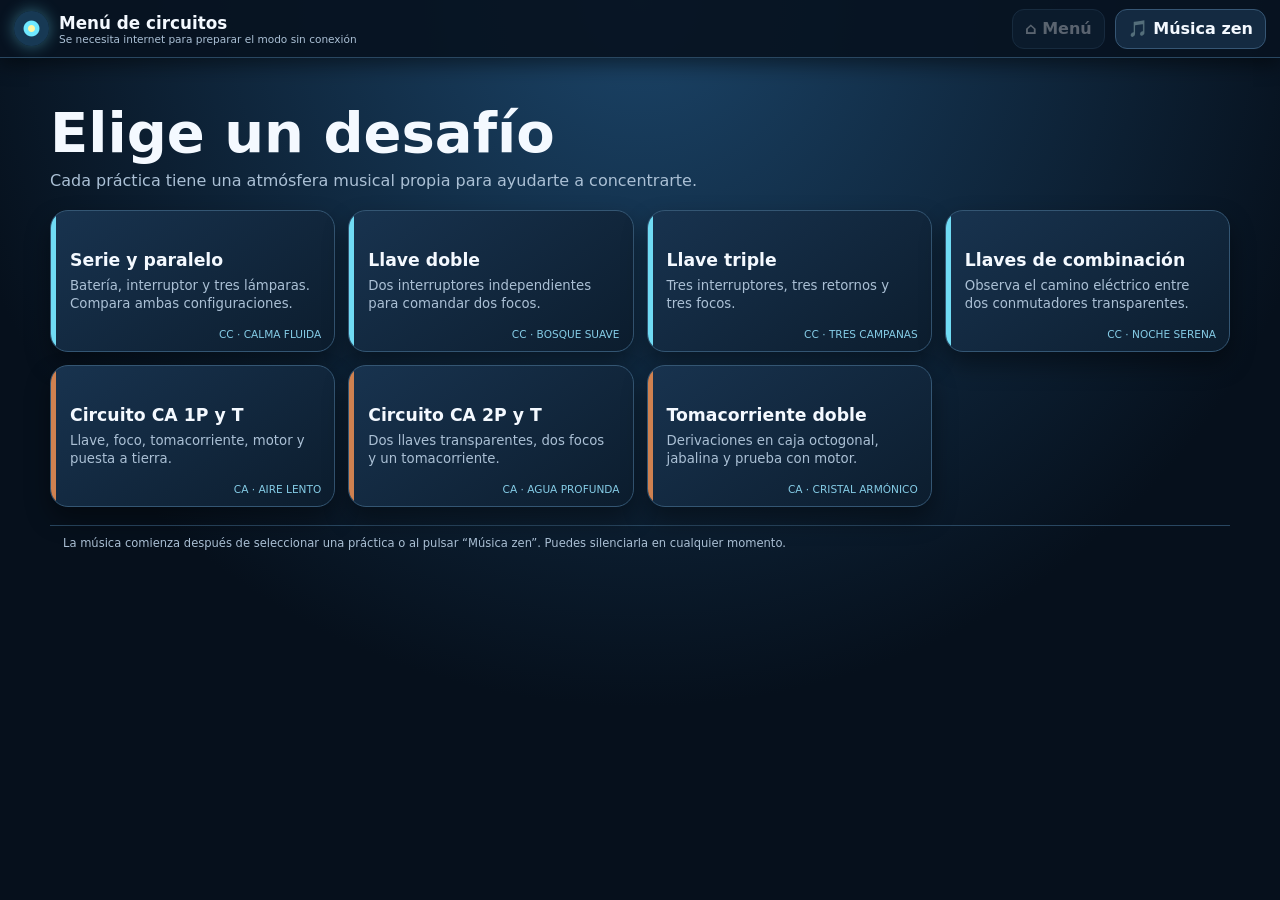
<file: index.html>
<!doctype html>
<html lang="es">
<head>
<meta charset="utf-8">
<meta name="viewport" content="width=device-width,initial-scale=1,viewport-fit=cover">
<title>Menú de circuitos</title>
<meta name="theme-color" content="#071321">
<meta name="apple-mobile-web-app-capable" content="yes">
<meta name="apple-mobile-web-app-status-bar-style" content="black-translucent">
<meta name="apple-mobile-web-app-title" content="Circuitos">
<link rel="manifest" href="manifest.webmanifest">
<link rel="apple-touch-icon" href="icon-192.png">
<style>
:root{color-scheme:dark;--bg:#06101c;--panel:#0d1d2e;--panel2:#142a41;--text:#f4f9ff;--muted:#abc0d5;--blue:#70dbf4;--green:#67e0a7;--brown:#cf8150}*{box-sizing:border-box}html,body{height:100%;overflow:hidden}body{margin:0;background:radial-gradient(circle at 50% 0,#1b4468,var(--bg) 64%);color:var(--text);font-family:system-ui,-apple-system,"Segoe UI",sans-serif}button{font:inherit}.shell{height:100%;display:flex;flex-direction:column}.topbar{height:58px;flex:0 0 58px;display:flex;align-items:center;gap:10px;padding:7px 14px;background:#071321ee;border-bottom:1px solid #294761;box-shadow:0 7px 18px #0007;z-index:10}.brand{display:flex;align-items:center;gap:10px;min-width:0}.brand i{width:35px;height:35px;border-radius:50%;background:radial-gradient(circle,#fff6a4 0 12%,#6fe9ff 16% 30%,#173954 34%);box-shadow:0 0 16px #6fe9ff66}.brand b{font-size:1.05rem;white-space:nowrap}.brand small{display:block;color:var(--muted);font-size:.66rem}.spacer{flex:1}.topbar button{min-height:40px;padding:8px 12px;border:1px solid #365674;border-radius:12px;background:var(--panel2);color:var(--text);font-weight:750}.topbar button:disabled{opacity:.35}.music[aria-pressed=true]{border-color:#6be9bd;box-shadow:0 0 13px #58dea444;background:#154436}.stage{position:relative;flex:1;min-height:0}.home{position:absolute;inset:0;overflow:auto;padding:clamp(18px,4vw,42px)}.intro{max-width:1180px;margin:0 auto 20px}.intro h1{margin:0;font-size:clamp(1.8rem,5vw,3.5rem)}.intro p{margin:6px 0;color:var(--muted)}.cards{max-width:1180px;margin:auto;display:grid;grid-template-columns:repeat(auto-fit,minmax(245px,1fr));gap:13px}.card{position:relative;min-height:142px;padding:19px;text-align:left;border:1px solid #345673;border-radius:18px;background:linear-gradient(145deg,#18334f,#0c1d2e);color:var(--text);box-shadow:0 12px 24px #0006;cursor:pointer;transition:.2s;overflow:hidden}.card:hover,.card:focus-visible{transform:translateY(-3px);border-color:#85dcf5;box-shadow:0 15px 28px #0008,0 0 18px #67ddff33}.card:before{content:"";position:absolute;left:0;top:0;bottom:0;width:5px;background:var(--blue)}.card.ac:before{background:var(--brown)}.card b{display:block;font-size:1.08rem;margin-bottom:7px}.card span{display:block;color:var(--muted);font-size:.83rem;line-height:1.35}.card em{position:absolute;right:13px;bottom:11px;color:#85cce6;font-size:.66rem;font-style:normal}.player{position:absolute;inset:0;display:none;background:var(--bg)}.player.active{display:block}.player iframe{width:100%;height:100%;border:0;background:var(--bg)}.note{max-width:1180px;margin:18px auto 0;padding:10px 13px;color:var(--muted);font-size:.72rem;border-top:1px solid #294761}@media(max-width:650px){.brand small{display:none}.topbar{padding:7px}.topbar button{padding:7px 9px}.music-label{display:none}.home{padding:14px}.cards{grid-template-columns:1fr 1fr}.card{min-height:125px;padding:14px}.card span{font-size:.76rem}}@media(max-width:430px){.cards{grid-template-columns:1fr}.brand b{font-size:.9rem}}
.playing .topbar{display:none}.playing .stage{height:100%;flex:1}.float-controls{position:absolute;right:max(6px,env(safe-area-inset-right));top:2px;z-index:30;display:flex;gap:7px;opacity:.46;transition:.2s}.float-controls:hover,.float-controls:focus-within{opacity:1}.float-controls button{width:44px;height:44px;padding:0;border:1px solid #7ebbd988;border-radius:50%;background:#071727cc;color:#fff;font-size:1.05rem;box-shadow:0 5px 15px #0009;backdrop-filter:blur(8px)}.float-controls button[aria-pressed=true]{background:#15513ecc;border-color:#67e0a7}@media(max-width:650px){.float-controls{right:max(5px,env(safe-area-inset-right));top:2px}.float-controls button{width:44px;height:44px}}
.install-screen{position:fixed;inset:0;z-index:1000;display:none;place-items:center;padding:18px;background:#04101beF;backdrop-filter:blur(10px)}.install-screen.open{display:grid}.install-card{width:min(520px,100%);padding:23px;border:1px solid #6abbd277;border-radius:22px;background:linear-gradient(145deg,#173751,#091c2c);box-shadow:0 24px 60px #000b}.install-card h2{margin:0 0 5px;font-size:1.45rem}.install-card>p{margin:0 0 14px;color:var(--muted)}.install-steps{margin:0 0 17px;padding-left:22px;color:#d7e7f4;font-size:.9rem;line-height:1.45}.install-actions{display:flex;flex-wrap:wrap;gap:8px}.install-actions button{min-height:45px;padding:9px 14px;border:1px solid #4d7896;border-radius:12px;background:var(--panel2);color:var(--text);font-weight:750}.install-actions .primary{background:#eaf8ff;color:#06101c;border-color:#fff}.install-actions button[hidden]{display:none}.offline-note{display:block;margin-top:13px;color:#75e1b0;font-size:.75rem}.install-close{float:right;width:38px;height:38px;border:0;border-radius:50%;background:#203c51;color:#fff;font-size:1.1rem}
</style>
<style>
.update-notice{position:fixed;z-index:1100;right:14px;bottom:14px;width:min(430px,calc(100% - 28px));padding:15px;border:1px solid #6abbd288;border-radius:16px;background:#102a3eec;box-shadow:0 18px 44px #000b;backdrop-filter:blur(12px)}
.update-notice p{margin:0 0 11px;font-size:.84rem;line-height:1.4}.update-notice div{display:flex;gap:8px;justify-content:flex-end}.update-notice button{min-height:40px;padding:8px 12px;border:1px solid #4d7896;border-radius:11px;background:#183951;color:#fff;font-weight:750}.update-notice .primary{background:#eaf8ff;color:#06101c;border-color:#fff}.update-notice[hidden]{display:none}
</style>
</head>
<body>
<div class="shell">
  <header class="topbar">
    <div class="brand"><i aria-hidden="true"></i><div><b>Menú de circuitos</b><small id="subtitle">Preparando modo sin conexión…</small></div></div>
    <div class="spacer"></div>
    <button id="homeButton" disabled>⌂ Menú</button>
    <button id="updateButton" hidden>↻ Actualizar</button>
    <button id="musicButton" class="music" aria-pressed="false">🎵 <span class="music-label">Música zen</span></button>
  </header>
  <main class="stage">
    <section id="home" class="home">
      <div class="intro"><h1>Elige un desafío</h1><p>Cada práctica tiene una atmósfera musical propia para ayudarte a concentrarte.</p></div>
      <div class="cards">
        <button class="card" data-file="circuito-tactil.html" data-profile="series" data-title="Serie y paralelo"><b>Serie y paralelo</b><span>Batería, interruptor y tres lámparas. Compara ambas configuraciones.</span><em>CC · CALMA FLUIDA</em></button>
        <button class="card" data-file="circuito-llave-doble.html" data-profile="double" data-title="Llave doble"><b>Llave doble</b><span>Dos interruptores independientes para comandar dos focos.</span><em>CC · BOSQUE SUAVE</em></button>
        <button class="card" data-file="circuito-llave-triple.html" data-profile="triple" data-title="Llave triple"><b>Llave triple</b><span>Tres interruptores, tres retornos y tres focos.</span><em>CC · TRES CAMPANAS</em></button>
        <button class="card" data-file="circuito-combinacion.html" data-profile="combination" data-title="Llaves de combinación"><b>Llaves de combinación</b><span>Observa el camino eléctrico entre dos conmutadores transparentes.</span><em>CC · NOCHE SERENA</em></button>
        <button class="card ac" data-file="circuito-ca-llave-toma.html" data-profile="onepoint" data-title="Circuito CA 1P y T"><b>Circuito CA 1P y T</b><span>Llave, foco, tomacorriente, motor y puesta a tierra.</span><em>CA · AIRE LENTO</em></button>
        <button class="card ac" data-file="circuito-ca-2p-t.html" data-profile="twopoint" data-title="Circuito CA 2P y T"><b>Circuito CA 2P y T</b><span>Dos llaves transparentes, dos focos y un tomacorriente.</span><em>CA · AGUA PROFUNDA</em></button>
        <button class="card ac" data-file="circuito-ca-toma-doble.html" data-profile="outlets" data-title="Tomacorriente doble"><b>Tomacorriente doble</b><span>Derivaciones en caja octogonal, jabalina y prueba con motor.</span><em>CA · CRISTAL ARMÓNICO</em></button>
      </div>
      <p class="note">La música comienza después de seleccionar una práctica o al pulsar “Música zen”. Puedes silenciarla en cualquier momento.</p>
    </section>
    <section id="player" class="player"><iframe id="circuitFrame" title="Simulador seleccionado"></iframe><div class="float-controls"><button id="floatHome" aria-label="Volver al menú">⌂</button><button id="floatMusic" aria-label="Activar o silenciar música" aria-pressed="false">🎵</button></div></section>
  </main>
</div>
<aside id="updateNotice" class="update-notice" hidden role="status"><p><b>Nueva versión lista.</b> Actualizar ahora reinicia la práctica abierta.</p><div><button id="updateLater">Más tarde</button><button id="updateNow" class="primary">Actualizar ahora</button></div></aside>
<section id="installScreen" class="install-screen" aria-modal="true" role="dialog" aria-labelledby="installTitle"><div class="install-card"><button id="installClose" class="install-close" aria-label="Cerrar">×</button><h2 id="installTitle">Instalar simulador</h2><p id="installIntro"></p><ol id="installSteps" class="install-steps"></ol><div class="install-actions"><button id="installApp" hidden>Instalar aplicación</button><button id="openPractice" class="primary">Abrir práctica</button></div><small id="offlineNote" class="offline-note">Preparando los archivos para trabajar sin conexión…</small></div></section>
<script>
(()=>{
const home=document.querySelector('#home'),player=document.querySelector('#player'),frame=document.querySelector('#circuitFrame'),homeButton=document.querySelector('#homeButton'),floatHome=document.querySelector('#floatHome'),musicButton=document.querySelector('#musicButton'),floatMusic=document.querySelector('#floatMusic'),updateButton=document.querySelector('#updateButton'),updateNotice=document.querySelector('#updateNotice'),updateNow=document.querySelector('#updateNow'),updateLater=document.querySelector('#updateLater'),offlineNote=document.querySelector('#offlineNote'),subtitle=document.querySelector('#subtitle'),cards=[...document.querySelectorAll('.card')],installScreen=document.querySelector('#installScreen'),installTitle=document.querySelector('#installTitle'),installIntro=document.querySelector('#installIntro'),installSteps=document.querySelector('#installSteps'),installApp=document.querySelector('#installApp'),openPractice=document.querySelector('#openPractice');
const profiles={menu:{notes:[48,55,60,64],wave:'sine',bell:72},series:{notes:[50,57,62,66],wave:'sine',bell:74},double:{notes:[45,52,57,61],wave:'triangle',bell:69},triple:{notes:[48,55,59,64],wave:'sine',bell:76},combination:{notes:[43,50,55,59],wave:'triangle',bell:67},onepoint:{notes:[47,54,59,62],wave:'sine',bell:71},twopoint:{notes:[42,49,54,57],wave:'triangle',bell:66},outlets:{notes:[52,59,64,68],wave:'sine',bell:80}};
let ctx=null,master=null,musicOn=false,currentProfile='menu',timer=null,voices=[],offlineReady=false;
const hz=n=>440*Math.pow(2,(n-69)/12);
function ensureAudio(){if(!ctx){const A=window.AudioContext||window.webkitAudioContext;if(!A)return false;ctx=new A();master=ctx.createGain();master.gain.value=.5;master.connect(ctx.destination)}if(ctx.state==='suspended')ctx.resume();return true}
function stopVoices(){clearInterval(timer);timer=null;const t=ctx?.currentTime||0;voices.forEach(v=>{try{v.gain.gain.cancelScheduledValues(t);v.gain.gain.setTargetAtTime(.0001,t,.35);v.osc.stop(t+1.5)}catch{}});voices=[]}
function rememberVoice(osc,gain){const voice={osc,gain};voices.push(voice);osc.onended=()=>{voices=voices.filter(v=>v!==voice)}}
function breathe(){if(!musicOn||!ctx)return;const p=profiles[currentProfile],now=ctx.currentTime;p.notes.forEach((note,i)=>{const osc=ctx.createOscillator(),gain=ctx.createGain(),filter=ctx.createBiquadFilter();osc.type=p.wave;osc.frequency.value=hz(note);osc.detune.value=(i-1.5)*2.5;filter.type='lowpass';filter.frequency.value=900;gain.gain.setValueAtTime(.0001,now);gain.gain.exponentialRampToValueAtTime(.014/(1+i*.12),now+2.3);gain.gain.exponentialRampToValueAtTime(.0001,now+10.5);osc.connect(filter).connect(gain).connect(master);osc.start(now);osc.stop(now+11);rememberVoice(osc,gain)});if(Math.floor(now/12)%2===0){const osc=ctx.createOscillator(),gain=ctx.createGain();osc.type='sine';osc.frequency.value=hz(p.bell);gain.gain.setValueAtTime(.0001,now+.7);gain.gain.exponentialRampToValueAtTime(.025,now+.73);gain.gain.exponentialRampToValueAtTime(.0001,now+4.8);osc.connect(gain).connect(master);osc.start(now+.7);osc.stop(now+5);rememberVoice(osc,gain)}}
function setProfile(name){currentProfile=name;if(!musicOn)return;if(!ensureAudio())return;stopVoices();breathe();timer=setInterval(breathe,9000)}
function setMusic(on){musicOn=on;musicButton.setAttribute('aria-pressed',String(on));floatMusic.setAttribute('aria-pressed',String(on));musicButton.innerHTML=on?'🎵 <span class="music-label">Zen activado</span>':'🔇 <span class="music-label">Música zen</span>';floatMusic.textContent=on?'🎵':'🔇';if(on){if(ensureAudio())setProfile(currentProfile)}else stopVoices()}
function openCircuit(card){subtitle.textContent=card.dataset.title;home.style.display='none';player.classList.add('active');document.body.classList.add('playing');homeButton.disabled=false;frame.src='archivos/'+card.dataset.file;currentProfile=card.dataset.profile;if(!musicOn)setMusic(true);else setProfile(currentProfile)}
function returnHome(){frame.src='about:blank';player.classList.remove('active');document.body.classList.remove('playing');home.style.display='block';homeButton.disabled=true;subtitle.textContent=offlineReady?'Disponible sin conexión':'Preparando modo sin conexión…';if(!updateButton.hidden)updateNotice.hidden=false;setProfile('menu')}
cards.forEach(card=>card.addEventListener('click',()=>openCircuit(card)));homeButton.onclick=returnHome;floatHome.onclick=returnHome;musicButton.onclick=()=>setMusic(!musicOn);floatMusic.onclick=()=>setMusic(!musicOn);
let deferredInstall=null,pendingCard=null;
function showLanding(){const q=new URLSearchParams(location.search),app=q.get('app'),platform=q.get('platform');pendingCard=cards.find(c=>c.dataset.profile===app);if(!pendingCard)return;const iphone=platform==='iphone';installTitle.textContent=pendingCard.dataset.title;installIntro.textContent=iphone?'Preparado para iPhone y Safari.':'Preparado para teléfonos Android y Chrome.';const steps=iphone?['En Safari, pulsa el botón Compartir.','Elige “Añadir a pantalla de inicio”.','Activa “Abrir como app web”, pulsa “Añadir” y abre el nuevo icono una vez con internet.']:['Abre el menú ⋮ de Chrome.','Elige “Añadir a pantalla de inicio” y luego “Instalar” (el nombre puede variar).','Abre el icono Circuitos una vez con internet y espera la confirmación del modo sin conexión.'];installSteps.replaceChildren(...steps.map(t=>{const li=document.createElement('li');li.textContent=t;return li}));installScreen.classList.add('open')}
window.addEventListener('beforeinstallprompt',e=>{e.preventDefault();deferredInstall=e;installApp.hidden=false});installApp.onclick=async()=>{if(!deferredInstall)return;deferredInstall.prompt();await deferredInstall.userChoice;deferredInstall=null;installApp.hidden=true};openPractice.onclick=()=>{installScreen.classList.remove('open');if(pendingCard)openCircuit(pendingCard)};document.querySelector('#installClose').onclick=()=>installScreen.classList.remove('open');
if('serviceWorker' in navigator)window.addEventListener('load',async()=>{try{const registration=await navigator.serviceWorker.register('./sw.js',{updateViaCache:'none'}),markFailure=()=>{offlineNote.textContent='No se pudo preparar el modo sin conexión. Vuelve a intentarlo con internet.';if(!document.body.classList.contains('playing'))subtitle.textContent='Se necesita internet para preparar el modo sin conexión'},offerUpdate=()=>{if(registration.waiting){updateButton.hidden=false;if(!document.body.classList.contains('playing'))updateNotice.hidden=false}},track=worker=>worker?.addEventListener('statechange',()=>{if(worker.state==='installed'&&navigator.serviceWorker.controller)offerUpdate();if(worker.state==='redundant'&&!navigator.serviceWorker.controller)markFailure()});offerUpdate();track(registration.installing);registration.addEventListener('updatefound',()=>track(registration.installing));updateButton.onclick=()=>updateNotice.hidden=false;updateLater.onclick=()=>updateNotice.hidden=true;updateNow.onclick=()=>{updateNow.disabled=true;registration.waiting?.postMessage({type:'ACTIVATE_UPDATE'})};let hadController=Boolean(navigator.serviceWorker.controller),refreshing=false;navigator.serviceWorker.addEventListener('controllerchange',()=>{if(!hadController){hadController=true;return}if(refreshing)return;refreshing=true;location.reload()});navigator.serviceWorker.ready.then(()=>{offlineReady=true;offlineNote.textContent='Listo: los siete circuitos quedaron disponibles sin conexión.';if(!document.body.classList.contains('playing'))subtitle.textContent='Disponible sin conexión'}).catch(markFailure)}catch{offlineNote.textContent='No se pudo preparar el modo sin conexión. Vuelve a intentarlo con internet.';subtitle.textContent='Se necesita internet para preparar el modo sin conexión'}});showLanding();
})();
</script>
</body>
</html>
</file>
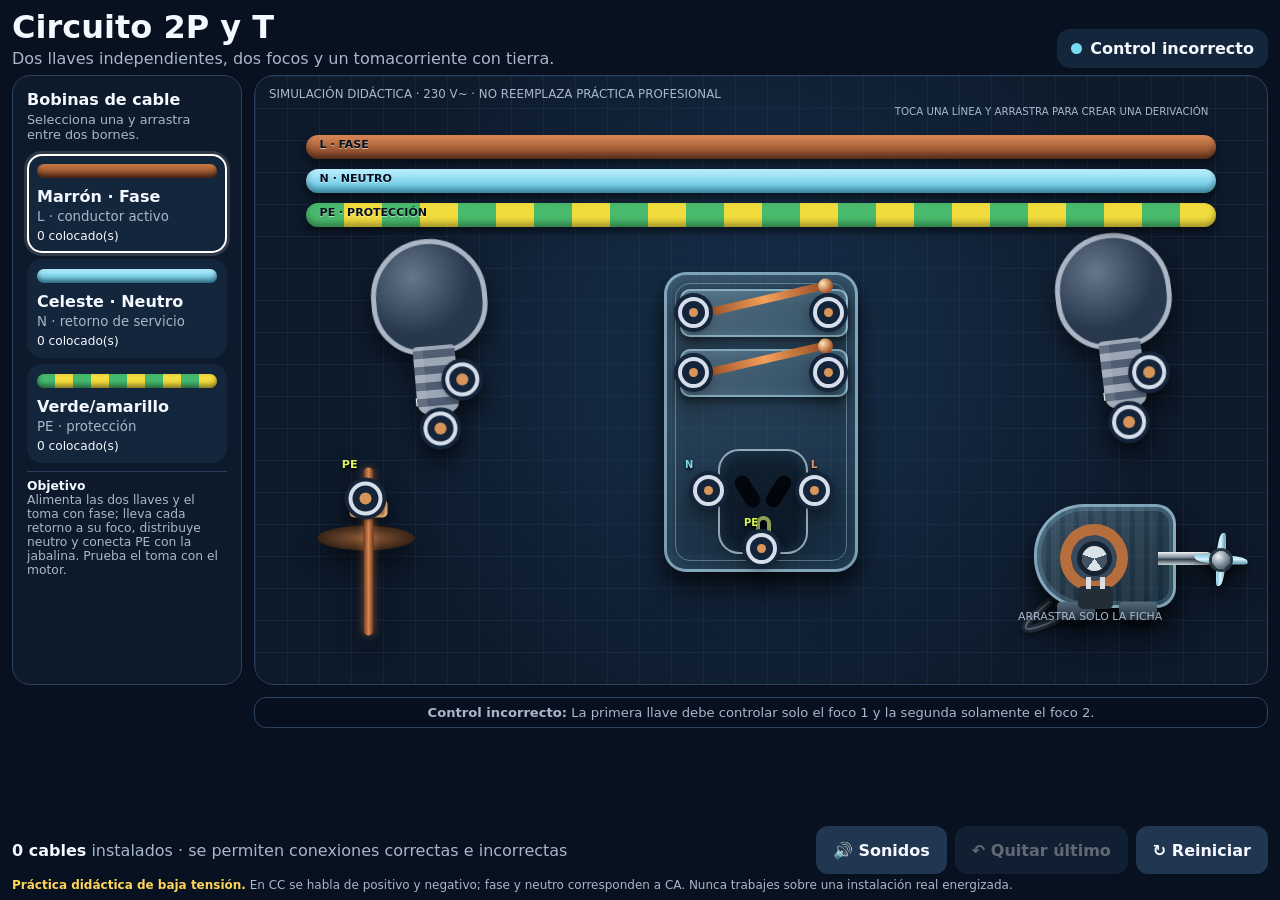
<file: archivos/circuito-ca-2p-t.html>
<!doctype html><html lang="es"><head><meta charset="utf-8"><meta name="viewport" content="width=device-width,initial-scale=1,viewport-fit=cover"><title>CA · Circuito 2P y T</title>
<style>
:root{color-scheme:dark;--bg:#07111f;--p:#0d1a2b;--p2:#14263c;--tx:#f4f8ff;--mu:#a8b7ca;--br:#b96d3c;--bl:#79d9f1;--gr:#5ce0a0;--yl:#ffd65a}*{box-sizing:border-box}body{margin:0;min-height:100vh;background:var(--bg);color:var(--tx);font-family:system-ui,-apple-system,"Segoe UI",sans-serif;padding:clamp(10px,2vw,22px);overscroll-behavior:none}button{font:inherit}main{max-width:1280px;margin:auto}header{display:flex;align-items:end;justify-content:space-between;gap:14px;margin-bottom:11px}h1{font-size:clamp(1.3rem,2.8vw,2rem);margin:0}header p{margin:3px 0 0;color:var(--mu)}.status{display:flex;gap:8px;align-items:center;padding:10px 14px;background:var(--p2);border-radius:13px;font-weight:650;white-space:nowrap}.status i{width:11px;height:11px;border-radius:50%;background:var(--bl)}.status.ready i{background:var(--yl);box-shadow:0 0 14px #ffd65a99}.status.on i{background:var(--gr);box-shadow:0 0 14px #5ce0a099}
.layout{display:grid;grid-template-columns:220px 1fr;gap:12px}.panel{background:var(--p);border:1px solid #2b425f;border-radius:18px;padding:14px}.panel h2{font-size:1rem;margin:0 0 3px}.panel>p{font-size:.8rem;color:var(--mu);margin:0 0 12px}.challenge{display:grid;grid-template-columns:1fr 1fr;gap:7px;margin-bottom:12px}.challenge button{border:1px solid #385170;border-radius:11px;background:var(--p2);color:var(--mu);padding:9px 5px;font-weight:700}.challenge button[aria-pressed=true]{background:var(--tx);color:var(--bg)}.choice{width:100%;text-align:left;border:2px solid transparent;border-radius:15px;background:var(--p2);color:var(--tx);padding:12px;margin-bottom:10px;min-height:88px;cursor:pointer}.choice[aria-pressed=true]{border-color:#fff;box-shadow:0 0 0 3px #fff2}.choice strong,.choice small{display:block}.choice small{color:var(--mu);margin-top:3px}.sample{display:block;height:14px;border-radius:9px;margin-bottom:9px;box-shadow:inset 0 -3px 5px #0007}.sample.brown{background:linear-gradient(#cf7d47,#71391f)}.sample.blue{background:linear-gradient(#b5efff,#50b6d8)}.left-count{font-size:.76rem;color:var(--tx);display:block;margin-top:5px}.guide{border-top:1px solid #29415f;padding-top:11px;margin-top:4px;color:var(--mu);font-size:.77rem}.guide b{color:var(--tx)}
.board{position:relative;height:min(70vh,700px);min-height:570px;overflow:hidden;border:1px solid #2b425f;border-radius:20px;background:radial-gradient(circle at 50% 45%,#17304b,var(--p) 68%);touch-action:none;user-select:none}.grid{position:absolute;inset:0;background-image:linear-gradient(#2a456544 1px,transparent 1px),linear-gradient(90deg,#2a456544 1px,transparent 1px);background-size:32px 32px}.board-note{position:absolute;top:11px;left:14px;color:var(--mu);font-size:.74rem}
#wires{position:absolute;inset:0;width:100%;height:100%;z-index:3;pointer-events:none}.shadow{fill:none;stroke:#02060cbb;stroke-width:14;stroke-linecap:round}.wire{fill:none;stroke-width:9;stroke-linecap:round;filter:drop-shadow(0 2px 2px #0008)}.wire.brown{stroke:var(--br)}.wire.blue{stroke:var(--bl)}.preview{stroke-dasharray:12 10}.flow{fill:none;stroke:#fff7b0;stroke-width:2.5;stroke-linecap:round;stroke-dasharray:4 18;animation:flow .55s linear infinite}@keyframes flow{to{stroke-dashoffset:-22}}
.electron{fill:none;stroke:#78ecff;stroke-width:4;stroke-linecap:round;stroke-dasharray:2 22;filter:drop-shadow(0 0 5px #5de8ff);animation:electrons .75s linear infinite}@keyframes electrons{to{stroke-dashoffset:-24}}
.device{position:absolute;width:138px;height:108px;z-index:2;display:flex;align-items:center;justify-content:center;filter:drop-shadow(0 13px 12px #0009);transform:translate(-50%,-50%);transition:left .78s cubic-bezier(.22,.8,.25,1),top .78s cubic-bezier(.22,.8,.25,1),transform .78s cubic-bezier(.22,.8,.25,1)}.battery{left:18%;top:58%}.switch{left:50%;top:22%}.lamp{left:82%;top:58%}.title{display:none}
.battery-body{width:94px;height:52px;border-radius:8px;background:linear-gradient(0deg,#252d39,#818da0 18%,#3f4b5d 52%,#9ba6b5 82%,#28313e);display:grid;place-items:center;color:#111925;font-size:.68rem;font-weight:800;position:relative;box-shadow:inset 0 0 0 2px #b9c4d044,inset 8px 0 #d74f4f55,inset -8px 0 #56b9dd55}.battery-body:before,.battery-body:after{content:"";position:absolute;width:8px;height:24px;top:14px;background:linear-gradient(90deg,#d5dbe2,#707c8c);border-radius:3px}.battery-body:before{left:-8px}.battery-body:after{right:-8px}.battery.short .battery-body{animation:danger .3s linear infinite;box-shadow:0 0 24px #ff4949,inset 0 0 0 2px #ff8c8c}@keyframes danger{50%{transform:translateX(3px)}}.pol{position:absolute;font-size:.72rem;font-weight:800;text-shadow:0 2px 3px #000}.pol.pos{left:-1px;top:8px;color:#ff7979}.pol.neg{right:-1px;top:8px;color:var(--bl)}
.toggle{width:90px;height:48px;border:0;border-radius:26px;background:#263a52;padding:5px;display:flex;align-items:center;cursor:pointer}.toggle span{width:38px;height:38px;border-radius:50%;background:#b7c0cd;transition:.18s}.toggle.closed{background:#255e49}.toggle.closed span{transform:translateX(42px);background:var(--gr)}.switch-tip{display:none}.bulb{--level:0;width:58px;height:58px;border:3px solid #aab6c5;border-radius:50% 50% 44% 44%;background:radial-gradient(circle at 36% 30%,#66768b,#27374c 58%);position:relative;transition:.25s}.bulb:before{content:"";position:absolute;left:16px;right:16px;bottom:-32px;height:34px;border-radius:2px 2px 7px 7px;background:repeating-linear-gradient(0deg,#9ca7b5 0 4px,#4f5e72 4px 8px);box-shadow:inset 5px 0 #d8dee522}.bulb:after{content:"";position:absolute;width:14px;height:5px;left:19px;bottom:-37px;border-radius:0 0 5px 5px;background:#c6ced8}.lamp.on .bulb{background:radial-gradient(circle at 36% 30%,#fffbd0,var(--yl) 58%);border-color:#fff0a1;filter:brightness(calc(.55 + var(--level) * .65));box-shadow:0 0 calc(8px + 18px * var(--level)) calc(2px + 8px * var(--level)) #ffd65a88}.contact{position:absolute;font-size:.63rem;font-weight:800;text-shadow:0 2px 3px #000}.contact.l{left:86px;top:90px}.contact.n{right:-1px;top:63px}
.terminal{position:absolute;width:34px;height:34px;border:4px solid #d5deea;border-radius:50%;background:#14243a;box-shadow:0 0 0 4px #14243a,0 3px 10px #0009;z-index:6;touch-action:none;cursor:grab}.terminal:after{content:"";position:absolute;inset:7px;border-radius:50%;background:#d89559}.terminal.connected:after{background:var(--gr)}.terminal.active{box-shadow:0 0 0 7px #56bdf080}.left{left:-17px;top:37px}.right{right:-17px;top:37px}.battery .plus{left:-17px;top:37px}.battery .minus{right:-17px;top:37px}.lamp .left{left:52px;top:91px}.lamp .right{right:8px;top:67px}
.hint{position:absolute;left:50%;bottom:13px;transform:translateX(-50%);width:min(760px,92%);padding:10px 15px;border-radius:12px;border:1px solid #2b435f;background:#07111fee;color:var(--mu);font-size:.82rem;text-align:center;z-index:7;pointer-events:none}.hint.error{background:#421d28ee;color:#ffd1d1;border-color:#ff6969}.hint.ok{background:#12382fee;color:#bfffe0;border-color:var(--gr)}.toolbar{display:flex;align-items:center;justify-content:space-between;gap:12px;margin-top:10px}.actions{display:flex;gap:8px;flex-wrap:wrap}.progress{color:var(--mu)}.progress b{color:var(--tx)}.reset,.undo,.sound{border:0;border-radius:12px;background:#213650;color:var(--tx);font-weight:650;padding:12px 17px;min-height:48px}.sound[aria-pressed=false]{color:var(--mu)}.undo:disabled{opacity:.38}.status.error i{background:#ff6969;box-shadow:0 0 16px #ff696999}.safety{color:var(--mu);font-size:.75rem;margin:9px 0 0}.safety b{color:var(--yl)}
@media(max-width:800px){header{align-items:stretch;flex-direction:column}.status{align-self:flex-start}.layout{grid-template-columns:1fr}.panel{display:grid;grid-template-columns:1fr 1fr;gap:9px}.panel h2,.panel>p,.guide{grid-column:1/-1}.choice{margin:0}.board{height:710px}.battery{left:8%;top:63%}.lamp{right:8%;top:63%}}@media(max-width:520px){.board{height:760px}.device{width:130px;height:100px}.battery{left:50%;top:27%;transform:translateX(-50%)}.switch{top:49%}.lamp{left:50%;right:auto;top:auto;bottom:8%;transform:translateX(-50%)}.choice{min-height:90px;padding:10px}}
 .double-switch{display:flex;align-items:center;justify-content:center}.key-module{display:grid;grid-template-rows:1fr 1fr;gap:8px;padding:7px;background:linear-gradient(145deg,#53667f,#1d2c40);border-radius:13px;box-shadow:inset 0 0 0 2px #aab7c744,0 7px 14px #0009}.key{position:relative;width:76px;height:30px;border:0;border-radius:8px;background:linear-gradient(90deg,#8796aa,#34465e);box-shadow:inset 0 0 0 2px #d0d8e044,0 4px 7px #0008;display:flex;align-items:center;padding:4px}.key:before{content:"";position:absolute;left:-23px;right:-23px;top:14px;height:2px;background:#6d7e93;opacity:.45}.key span{position:relative;width:27px;height:22px;border-radius:5px;background:#c7d0dc;transition:.18s;z-index:1}.key.on span{transform:translateX(41px);background:var(--gr);box-shadow:0 0 10px #5ce0a099}.key.on:before{background:var(--gr);opacity:1;box-shadow:0 0 8px #5ce0a088}.s1a{left:-17px;top:20px}.s1b{right:-17px;top:20px}.s2a{left:-17px;top:58px}.s2b{right:-17px;top:58px}
/* Focos ampliados: el vidrio y la rosca duplican sus dimensiones, pero los bornes
   conservan un área táctil cómoda y quedan sobre los contactos físicos. */
.device.lamp{width:180px;height:210px}
.lamp .bulb{width:116px;height:116px;border-width:5px}
.lamp .bulb:before{left:32px;right:32px;bottom:-64px;height:68px;border-radius:4px 4px 12px 12px;background:repeating-linear-gradient(0deg,#9ca7b5 0 8px,#4f5e72 8px 16px);box-shadow:inset 10px 0 #d8dee522}
.lamp .bulb:after{width:28px;height:10px;left:39px;bottom:-74px;border-radius:0 0 10px 10px}
.lamp .left{left:73px;top:220px}
.lamp .right{left:99px;right:auto;top:173px}
.lamp .contact.l{left:67px;top:204px}.lamp .contact.n{left:126px;right:auto;top:178px}
/* Pila cilíndrica comercial: base negativa plana y tetilla positiva. */
.battery-body{width:126px;height:52px;border-radius:26px 8px 8px 26px;background:linear-gradient(180deg,#ffffff70 0,transparent 22%,#00000077 76%,#ffffff2b 100%),linear-gradient(90deg,#090b0e 0 69%,#a84d28 69%,#e18a50 82%,#a84926 100%);box-shadow:inset 0 0 0 2px #dce3ea55,0 8px 13px #0008;color:#f7f9fc;font-size:.78rem;letter-spacing:.06em;text-shadow:0 2px 3px #000}
.battery-body:before{left:-5px;width:9px;height:46px;top:3px;border-radius:50% 2px 2px 50%;background:linear-gradient(90deg,#707882,#15191f 45%,#050608);box-shadow:inset 2px 0 #d6dbe0aa}
.battery-body:after{right:-13px;width:13px;height:22px;top:15px;border-radius:0 8px 8px 0;background:linear-gradient(90deg,#727b85,#e4e7ea 68%,#858e97);box-shadow:inset 0 2px #fff9,inset 0 -2px #30384088}
.battery .plus{left:145px;right:auto;top:37px}.battery .minus{left:-28px;right:auto;top:37px}
.battery .pol.pos{left:auto;right:-19px;top:1px}.battery .pol.neg{left:-18px;right:auto;top:1px}
/* El diagnóstico ocupa su propia fila y deja libre toda la mesa. */
.hint{position:relative;left:auto;bottom:auto;transform:none;width:auto;grid-column:2;margin:0;align-self:start}
@media(max-width:800px){.hint{grid-column:1}}
/* Conmutadores transparentes SPDT: común inferior y dos viajeros superiores. */
.device.combo{width:154px;height:142px}.combo-shell{position:relative;width:112px;height:112px;border:3px solid #bceaffaa;border-radius:18px;background:linear-gradient(145deg,#b9eaff33,#4387ad20);box-shadow:inset 0 0 18px #9ee9ff33,0 10px 18px #0008;backdrop-filter:blur(1px)}
.combo-shell:before{content:"";position:absolute;inset:9px;border:1px solid #d6f5ff66;border-radius:12px}.combo-key{position:absolute;left:38px;top:28px;width:36px;height:54px;border:2px solid #d8e5ee;border-radius:9px;background:linear-gradient(90deg,#f1f5f7,#8193a3);transform:rotate(-13deg);transition:.22s;z-index:3;box-shadow:0 4px 8px #0008}.combo.position-b .combo-key{transform:rotate(13deg)}
.contact-arm{position:absolute;left:52px;top:61px;width:7px;height:43px;border-radius:5px;background:linear-gradient(90deg,#8d421f,#f2a05b,#8d421f);transform-origin:50% 100%;transform:rotate(-37deg);transition:.22s;z-index:2;box-shadow:0 0 8px #f7a25a77}.combo.position-b .contact-arm{transform:rotate(37deg)}
.contact-dot{position:absolute;width:14px;height:14px;border-radius:50%;background:radial-gradient(circle at 35% 30%,#ffe1a8,#b8642e 65%);box-shadow:0 0 7px #ffac6688}.contact-dot.c{left:49px;bottom:5px}.contact-dot.a{left:17px;top:14px}.contact-dot.b{right:17px;top:14px}
.combo .terminal{width:34px;height:34px}.combo .common{left:60px;top:112px}.combo .trav1{left:-12px;top:5px}.combo .trav2{right:-12px;top:5px}.combo .mark{position:absolute;font-size:.7rem;font-weight:850;color:#f7fbff;text-shadow:0 2px 3px #000;z-index:7}.combo .mark.c{left:73px;top:101px}.combo .mark.t1{left:2px;top:-9px}.combo .mark.t2{right:2px;top:-9px}
/* Laboratorio monofásico CA */
.layout{grid-template-columns:230px 1fr}.challenge{display:none}.choice.earth .sample{background:repeating-linear-gradient(90deg,#45b96d 0 18px,#f2dc3e 18px 36px)}.acboard{min-height:720px;height:min(74vh,760px)}
.supply{width:178px;height:132px}.supply-box{width:142px;height:84px;border:2px solid #b8d3e8aa;border-radius:15px;background:linear-gradient(145deg,#d4f1ff25,#49698244);box-shadow:inset 0 0 18px #9ce7ff22,0 10px 16px #0009;display:grid;place-items:center;font-weight:800;color:#dff5ff}.supply-box small{display:block;color:var(--mu);font-size:.62rem}.supply .terminal{top:91px}.supply .line{left:2px}.supply .neutral{left:72px}.supply .protect{right:2px}.tag{position:absolute;font-size:.7rem;font-weight:850;text-shadow:0 2px 3px #000}.supply .tag.l{left:14px;top:72px;color:#e49a67}.supply .tag.n{left:83px;top:72px;color:var(--bl)}.supply .tag.pe{right:5px;top:72px;color:#dff45b}
.combo-unit{width:190px;height:190px}.unit-shell{position:relative;width:158px;height:158px;border:3px solid #bceaff99;border-radius:20px;background:linear-gradient(145deg,#b9eaff2c,#4387ad16);box-shadow:inset 0 0 22px #9ee9ff2c,0 12px 20px #0009}.one-key{position:absolute;left:20px;top:24px;width:48px;height:72px;border:2px solid #dce7ee;border-radius:11px;background:linear-gradient(90deg,#eef3f5,#8193a3);transform:rotate(-11deg);transition:.2s;z-index:3}.combo-unit.closed .one-key{transform:rotate(11deg);background:linear-gradient(90deg,#ccf8df,#58bb82)}.switch-blade{position:absolute;left:42px;top:80px;width:7px;height:45px;border-radius:5px;background:linear-gradient(90deg,#8d421f,#f2a05b,#8d421f);transform-origin:50% 100%;transform:rotate(-27deg);transition:.2s}.combo-unit.closed .switch-blade{transform:rotate(2deg);box-shadow:0 0 9px #ffcb78}.socket-face{position:absolute;right:15px;top:27px;width:67px;height:91px;border:2px solid #d7eef8aa;border-radius:18px;background:#07111f88;box-shadow:inset 0 0 14px #8edcff22}.socket-hole{position:absolute;width:15px;height:28px;border-radius:8px;background:#02060c;top:19px}.socket-hole.a{left:11px}.socket-hole.b{right:11px}.socket-hole.g{width:17px;height:17px;left:23px;top:60px;border-radius:50%;box-shadow:inset 0 0 0 4px #8ea057}.combo-unit .terminal{width:32px;height:32px}.sw-in{left:-10px;top:51px}.sw-out{left:40px;top:125px}.out-l{right:-10px;top:24px}.out-n{right:-10px;top:72px}.out-pe{right:15px;top:130px}.unit-label{position:absolute;font-size:.62rem;font-weight:850;text-shadow:0 2px 3px #000}.ul-si{left:2px;top:37px}.ul-so{left:52px;top:137px}.ul-l{right:-3px;top:9px;color:#e49a67}.ul-n{right:-7px;top:58px;color:var(--bl)}.ul-pe{right:20px;top:142px;color:#dcf34d}
.rod{width:105px;height:205px}.soil{position:absolute;left:4px;right:4px;top:78px;height:25px;border-radius:50%;background:radial-gradient(ellipse,#8d5b38,#382416 70%)}.rod-metal{position:absolute;left:50px;top:20px;width:10px;height:168px;border-radius:5px;background:linear-gradient(90deg,#6f371f,#d58952,#71351e);box-shadow:0 0 8px #d98a5277}.rod-clamp{position:absolute;left:36px;top:52px;width:38px;height:18px;border-radius:5px;background:#b87842;box-shadow:inset 0 0 0 3px #e1ab76}.rod .terminal{left:35px;top:34px}.rod .tag{left:28px;top:10px;color:#dff45b}
.motor{width:180px;height:160px;cursor:grab;z-index:5}.motor-shell{position:relative;width:126px;height:96px;border:3px solid #bceaff99;border-radius:44px 18px 18px 44px;background:linear-gradient(145deg,#b9eaff2b,#4387ad18);box-shadow:inset 0 0 20px #9ee9ff33,0 12px 18px #0009}.stator{position:absolute;left:20px;top:16px;width:64px;height:64px;border:10px solid #b76e3d;border-radius:50%;box-shadow:inset 0 0 0 7px #37495a}.rotor{position:absolute;left:39px;top:35px;width:26px;height:26px;border-radius:50%;background:conic-gradient(#d9e2e8 0 20%,#405263 20% 40%,#d9e2e8 40% 60%,#405263 60% 80%,#d9e2e8 80%);box-shadow:0 0 0 5px #142333}.motor.running .rotor{animation:spin .38s linear infinite}.shaft{position:absolute;right:-30px;top:42px;width:42px;height:12px;border-radius:0 6px 6px 0;background:linear-gradient(#dce3e8,#677582)}@keyframes spin{to{transform:rotate(360deg)}}.motor-cable{position:absolute;left:5px;top:98px;width:82px;height:34px;border-left:7px solid #1d2630;border-bottom:7px solid #1d2630;border-radius:0 0 0 24px}.plug{position:absolute;left:78px;top:119px;width:35px;height:23px;border-radius:5px;background:#222d38}.plug:before,.plug:after{content:"";position:absolute;top:-9px;width:5px;height:12px;background:#d9dfe4}.plug:before{left:8px}.plug:after{right:8px}.motor.plugged .plug{box-shadow:0 0 14px #66dfaa}.motor-note{position:absolute;top:143px;left:18px;color:var(--mu);font-size:.68rem;white-space:nowrap}
.wire.earth{stroke:#79c85b;stroke-dasharray:16 8;filter:drop-shadow(0 2px 2px #0008)}.ac-current{fill:none;stroke:#fff4a0;stroke-width:3;stroke-linecap:round;stroke-dasharray:5 18;animation:acpulse .42s ease-in-out infinite alternate}@keyframes acpulse{to{stroke-dashoffset:23}}.choice{min-height:78px}.hint{z-index:8}
@media(max-width:800px){.acboard{height:900px}.layout{grid-template-columns:1fr}.panel{grid-template-columns:repeat(3,1fr)}.choice{min-width:0}.hint{grid-column:1}}
/* Alimentación mediante tres barras lineales táctiles fijas. */
.supply{display:none}.rail-bank{position:absolute;left:5%;right:5%;top:42px;height:126px;z-index:4;padding:7px 0;pointer-events:none}.bus{position:relative;height:24px;margin:10px 0;border-radius:13px;pointer-events:auto;touch-action:none;cursor:crosshair;box-shadow:0 5px 9px #0008,inset 0 -4px 6px #0005}.bus:before{position:absolute;left:14px;top:3px;font-size:.69rem;font-weight:900;color:#07111f;text-shadow:0 1px #fff8}.bus.phase{background:linear-gradient(#dc8a56,#793d22)}.bus.phase:before{content:"L · FASE"}.bus.neutral{background:linear-gradient(#bdf1ff,#56bedc)}.bus.neutral:before{content:"N · NEUTRO"}.bus.earthline{background:repeating-linear-gradient(90deg,#49b96c 0 38px,#f0dc3d 38px 76px)}.bus.earthline:before{content:"PE · PROTECCIÓN"}.rail-tap{position:absolute!important;top:-5px!important;transform:translateX(-50%);z-index:7}.rail-bank-note{position:absolute;right:8px;top:-13px;color:var(--mu);font-size:.64rem}
/* Módulo argentino vertical: llave arriba, toma 2P+T abajo y bornes internos. */
.combo-unit{width:190px;height:300px}.unit-shell{width:150px;height:270px;border-radius:22px}.unit-shell:before{content:"";position:absolute;inset:8px;border:1px solid #d7f4ff55;border-radius:15px;pointer-events:none}.one-key{left:48px;top:24px;width:54px;height:82px}.switch-blade{left:72px;top:82px;height:42px}.socket-face{left:30px;right:auto;top:140px;width:90px;height:105px;border-radius:21px}.socket-hole{width:15px;height:35px;top:23px}.socket-hole.a{left:20px;transform:rotate(-32deg)}.socket-hole.b{right:20px;transform:rotate(32deg)}.socket-hole.g{width:15px;height:30px;left:36px;top:65px;border-radius:8px}.combo-unit .terminal{width:31px;height:31px}.sw-in{left:33px;top:91px}.sw-out{left:126px;top:91px}.out-l{left:120px;right:auto;top:184px}.out-n{left:38px;right:auto;top:184px}.out-pe{left:79px;right:auto;top:241px}.ul-si{left:26px;top:75px}.ul-so{left:119px;top:75px}.ul-l{left:132px;right:auto;top:168px}.ul-n{left:30px;right:auto;top:168px}.ul-pe{left:77px;right:auto;top:225px}
/* Motor inmóvil: solamente se desplaza su ficha y el cable se dibuja en tiempo real. */
.motor{cursor:default}.motor-cable{display:none}.plug{cursor:grab;touch-action:none;z-index:9}.motor-lead{fill:none;stroke:#222d38;stroke-width:8;stroke-linecap:round;stroke-linejoin:round;filter:drop-shadow(0 3px 3px #0008)}.motor-lead-core{fill:none;stroke:#596775;stroke-width:2;stroke-linecap:round}.lamp{transition:left .75s cubic-bezier(.22,.8,.25,1),top .75s cubic-bezier(.22,.8,.25,1),transform .75s cubic-bezier(.22,.8,.25,1)}
/* Tecla rectangular inspirada en la llave doble; el resto del módulo no cambia. */
.one-key{left:34px;top:31px;width:82px;height:44px;border-radius:9px;transform:rotate(-3deg);background:linear-gradient(90deg,#8d9bae,#34465e);box-shadow:inset 0 0 0 2px #d4dce555,0 5px 8px #0008;overflow:hidden}.one-key:before{content:"";position:absolute;left:5px;top:5px;width:31px;height:34px;border-radius:6px;background:linear-gradient(90deg,#e1e6ec,#9aa7b5);box-shadow:0 2px 5px #0008;transition:.2s}.combo-unit.closed .one-key{transform:rotate(3deg);background:linear-gradient(90deg,#285d49,#397c60)}.combo-unit.closed .one-key:before{transform:translateX(39px);background:linear-gradient(90deg,#c9f2dc,#60c08a);box-shadow:0 0 11px #5ce0a088}.switch-blade{left:71px;top:74px;height:51px;transform:rotate(-22deg)}.combo-unit.closed .switch-blade{transform:rotate(2deg)}
/* Motor didáctico más realista con carcasa transparente, patas y hélice. */
.motor{width:210px;height:178px}.motor-shell{width:142px;height:104px;border-radius:50px 20px 20px 50px;background:repeating-linear-gradient(90deg,#b9eaff20 0 9px,#4f8da922 9px 14px),linear-gradient(145deg,#b9eaff32,#21465e25);box-shadow:inset 0 0 0 4px #8fc9df33,inset -18px 0 #18324633,0 13px 20px #0009}.motor-shell:before,.motor-shell:after{content:"";position:absolute;bottom:-15px;width:38px;height:18px;border-radius:4px 4px 8px 8px;background:linear-gradient(#536879,#202e3a);box-shadow:0 5px 6px #0008}.motor-shell:before{left:20px}.motor-shell:after{right:16px}.stator{left:23px;top:17px;width:68px;height:68px;border-width:11px;background:repeating-linear-gradient(45deg,#7b3d20 0 4px,#d98a50 4px 8px)}.rotor{left:45px;top:39px;width:25px;height:25px}.shaft{right:-40px;top:45px;width:55px;height:13px;background:linear-gradient(#f2f5f7,#778794 45%,#303e49 55%,#c9d2d8)}.fan{position:absolute;right:-75px;top:25px;width:55px;height:55px;border-radius:50%;z-index:4;filter:drop-shadow(0 5px 5px #0009)}.fan:before,.fan:after{content:"";position:absolute;left:23px;top:1px;width:10px;height:53px;border-radius:70% 12% 70% 12%;background:linear-gradient(90deg,#7bc6dd,#d8f4ff 48%,#4d8ca5);box-shadow:inset 0 0 0 1px #e9fbff55}.fan:after{transform:rotate(90deg)}.fan-hub{position:absolute;left:19px;top:19px;width:18px;height:18px;border-radius:50%;background:radial-gradient(circle at 35% 30%,#edf2f5,#647580 65%,#263540);z-index:2;box-shadow:0 0 0 3px #273844}.motor.running .fan{animation:spin .32s linear infinite}.motor.running .rotor{animation:spin .38s linear infinite}
/* Puente físico visible del interruptor. */
.switch-contact{position:absolute;top:101px;width:16px;height:16px;border-radius:50%;background:radial-gradient(circle at 35% 30%,#ffe2ac,#b9652f 62%,#613018);box-shadow:0 0 0 3px #53321f88,0 0 8px #e98b4d66;z-index:3}.switch-contact.input{left:20px}.switch-contact.output{right:20px}.switch-blade{left:28px;top:104px;width:94px;height:9px;border-radius:6px;transform-origin:8px 50%;transform:rotate(-31deg);transition:transform .22s cubic-bezier(.2,.8,.25,1),box-shadow .22s;z-index:4}.combo-unit.closed .switch-blade{transform:rotate(0deg);box-shadow:0 0 12px #ffca73,0 0 3px #fff0b8}.switch-blade:after{content:"";position:absolute;right:-2px;top:-3px;width:15px;height:15px;border-radius:50%;background:radial-gradient(circle at 35% 30%,#ffe7b7,#ad592a 68%)}
/* Interfaz estática sin barras de desplazamiento. */
html,body{height:100%;overflow:hidden}body{min-height:0;padding:8px 12px}main{height:100%;display:flex;flex-direction:column;max-width:1500px}header{flex:0 0 auto;margin-bottom:7px}.layout{flex:1;min-height:0}.panel,.board{min-height:0}.acboard{height:100%;min-height:0}.toolbar{flex:0 0 auto;margin-top:6px}.safety{flex:0 0 auto;margin:4px 0 0}.hint{padding:7px 12px}.panel{overflow:hidden}.choice{padding:8px;min-height:64px;margin-bottom:6px}.guide{padding-top:7px;margin-top:2px}@media(max-height:760px){header p,.safety{display:none}.panel>p{display:none}.rail-bank{top:28px;transform:scale(.9);transform-origin:top center}.toolbar button{min-height:38px;padding:8px 13px}}
/* Módulo 2P y T: dos mecanismos independientes sobre un único toma. */
.combo-unit{width:230px;height:305px}.unit-shell{width:194px;height:274px}.one-key{top:23px;width:75px;height:42px}.one-key.key1{left:17px}.one-key.key2{left:102px}.one-key:before{width:27px;height:32px}.combo-unit.closed1 .key1,.combo-unit.closed2 .key2{transform:rotate(3deg);background:linear-gradient(90deg,#285d49,#397c60)}.combo-unit.closed1 .key1:before,.combo-unit.closed2 .key2:before{transform:translateX(34px);background:linear-gradient(90deg,#c9f2dc,#60c08a)}.switch-contact{top:94px;width:14px;height:14px}.c1in{left:16px}.c1out{left:79px}.c2in{left:105px}.c2out{right:16px}.switch-blade{top:97px;width:65px;height:8px}.bridge1{left:22px}.bridge2{left:111px}.combo-unit.closed1 .bridge1,.combo-unit.closed2 .bridge2{transform:rotate(0deg);box-shadow:0 0 11px #ffca73}.socket-face{left:51px;top:143px}.sw1-in{left:18px;top:84px}.sw1-out{left:82px;top:84px}.sw2-in{left:111px;top:84px}.sw2-out{left:175px;top:84px}.out-l{left:153px;top:187px}.out-n{left:47px;top:187px}.out-pe{left:100px;top:245px}.ul-l{left:165px}.ul-n{left:39px}.ul-pe{left:98px}
/* Disposición vertical del doble interruptor: cada tecla y su puente ocupan una fila. */
.combo-unit{height:330px}.unit-shell{height:300px}
.one-key.key1{left:14px;top:18px}.one-key.key2{left:14px;top:78px}
.switch-contact{top:auto}.c1in{left:105px;top:31px}.c1out{left:169px;top:31px}.c2in{left:105px;top:91px}.c2out{left:169px;right:auto;top:91px}
.switch-blade{top:auto;width:65px}.bridge1{left:111px;top:34px}.bridge2{left:111px;top:94px}
.sw1-in{left:104px;top:21px}.sw1-out{left:176px;top:21px}.sw2-in{left:104px;top:81px}.sw2-out{left:176px;top:81px}
.socket-face{left:51px;top:174px}.out-l{left:153px;top:218px}.out-n{left:47px;top:218px}.out-pe{left:100px;top:276px}.ul-l{top:202px}.ul-n{top:202px}.ul-pe{top:260px}
/* Teclas transparentes: contactos y puente visibles dentro de cada carcasa. */
.one-key,.combo-unit.closed1 .key1,.combo-unit.closed2 .key2{left:13px;width:168px;height:48px;border:2px solid #bfeeff88;border-radius:10px;background:linear-gradient(145deg,#d9f7ff20,#5aa7c810);box-shadow:inset 0 0 13px #c9f5ff20,0 4px 8px #0007;overflow:visible;transform:none;backdrop-filter:blur(1px)}
.one-key:before{display:none}.one-key.key1{left:13px;top:14px}.one-key.key2{left:13px;top:74px}
.one-key .switch-contact{top:15px;width:14px;height:14px}.one-key .switch-contact:first-child{left:10px}.one-key .switch-contact:nth-child(2){left:auto;right:10px}
.one-key .switch-blade{left:17px;top:18px;width:135px;height:8px;transform-origin:7px 50%;transform:rotate(-13deg)}
.combo-unit.closed1 .key1 .bridge1,.combo-unit.closed2 .key2 .bridge2{transform:rotate(0deg);box-shadow:none}
.combo-unit.current1 .key1,.combo-unit.current2 .key2{border-color:#80eeffcc;box-shadow:inset 0 0 17px #4beaff33,0 0 13px #4beaff44}
.combo-unit.current1 .key1 .bridge1,.combo-unit.current2 .key2 .bridge2{background:linear-gradient(90deg,#c86a2e,#fff3a2,#67eaff,#fff3a2,#c86a2e);box-shadow:0 0 12px #63eaff,0 0 5px #fff6b0;animation:switch-electrons .55s linear infinite}
@keyframes switch-electrons{50%{filter:brightness(1.65)}to{background-position:135px 0}}
.sw1-in{left:32px;top:40px}.sw1-out{left:167px;top:40px}.sw2-in{left:32px;top:100px}.sw2-out{left:167px;top:100px}
/* Zonas táctiles móviles: conservan el centro eléctrico y el tamaño visual. */
@media(max-width:950px) and (orientation:landscape){
.terminal{width:84px!important;height:84px!important;min-width:84px!important;min-height:84px!important;margin-left:-25px;margin-top:-25px;padding:0;border:0;background:transparent;box-shadow:none;cursor:crosshair}
.terminal:after{content:"";position:absolute;inset:auto;left:25px;top:25px;width:34px;height:34px;border:4px solid #d5deea;border-radius:50%;background:radial-gradient(circle,#d89559 0 18%,#14243a 22% 52%,#d5deea 56% 70%,#14243a 74%);box-shadow:0 0 0 4px #14243a,0 3px 10px #0009}
.terminal.connected:after{background:radial-gradient(circle,var(--gr) 0 22%,#183a36 27% 52%,#d5deea 56% 70%,#14243a 74%);box-shadow:0 0 0 4px #14243a,0 0 12px #5ce0a099}.terminal.connected,.terminal.active{box-shadow:none;transform:none}.terminal.active:after{box-shadow:0 0 0 7px #56bdf080,0 0 13px #73dcff}
.combo-unit .terminal{margin-left:-26.5px;margin-top:-26.5px}.combo-unit .terminal:after{left:26.5px;top:26.5px;width:31px;height:31px}
.rail-tap{margin-left:0!important;margin-top:-25px!important}.bus:after{content:"";position:absolute;left:0;right:0;top:50%;height:70px;transform:translateY(-50%);background:transparent}
.one-key{z-index:20}.one-key:after{content:"";position:absolute;left:50%;top:50%;width:178px;height:82px;transform:translate(-50%,-50%);background:transparent}
.plug{width:92px;height:92px;margin-left:-28.5px;margin-top:-34.5px;border:0;border-radius:0;background:transparent;box-shadow:none}
.plug:before{content:"";position:absolute;left:28.5px;top:34.5px;width:35px;height:23px;border-radius:5px;background:#222d38;box-shadow:0 4px 7px #0008}
.plug:after{content:"";position:absolute;left:36.5px;top:25.5px;width:5px;height:12px;background:#d9dfe4;box-shadow:19px 0 #d9dfe4}
}
</style><link rel="stylesheet" href="mobile-pwa.css"></head><body><main>
<header><div><h1>Circuito 2P y T</h1><p>Dos llaves independientes, dos focos y un tomacorriente con tierra.</p></div><div id="status" class="status"><i></i><span id="statusText">Fase seleccionada</span></div></header>
<div class="layout"><aside class="panel"><h2>Bobinas de cable</h2><p>Selecciona una y arrastra entre dos bornes.</p>
<button class="choice" data-type="brown" aria-pressed="true"><span class="sample brown"></span><strong>Marrón · Fase</strong><small>L · conductor activo</small><span id="brownLeft" class="left-count"></span></button>
<button class="choice" data-type="blue" aria-pressed="false"><span class="sample blue"></span><strong>Celeste · Neutro</strong><small>N · retorno de servicio</small><span id="blueLeft" class="left-count"></span></button>
<button class="choice earth" data-type="earth" aria-pressed="false"><span class="sample"></span><strong>Verde/amarillo</strong><small>PE · protección</small><span id="earthLeft" class="left-count"></span></button>
<div class="guide"><b>Objetivo</b><br>Alimenta las dos llaves y el toma con fase; lleva cada retorno a su foco, distribuye neutro y conecta PE con la jabalina. Prueba el toma con el motor.</div></aside>
<section id="board" class="board acboard"><div class="grid"></div><div class="board-note">SIMULACIÓN DIDÁCTICA · 230 V~ · NO REEMPLAZA PRÁCTICA PROFESIONAL</div><svg id="wires"></svg><div class="rail-bank"><span class="rail-bank-note">TOCA UNA LÍNEA Y ARRASTRA PARA CREAR UNA DERIVACIÓN</span><div class="bus phase" data-bus="L"></div><div class="bus neutral" data-bus="N"></div><div class="bus earthline" data-bus="PE"></div></div>
<div class="device supply"><div class="supply-box">230 V~<small>LÍNEA MONOFÁSICA</small></div><span class="tag l">L</span><span class="tag n">N</span><span class="tag pe">PE</span><button class="terminal line" data-id="srcL" aria-label="Fase de línea"></button><button class="terminal neutral" data-id="srcN" aria-label="Neutro de línea"></button><button class="terminal protect" data-id="srcPE" aria-label="Protección de línea"></button></div>
<div class="device combo-unit"><div class="unit-shell"><button id="oneKey1" class="one-key key1" aria-pressed="false" aria-label="Accionar llave 1"><span class="switch-contact c1in"></span><span class="switch-contact c1out"></span><span class="switch-blade bridge1"></span></button><button id="oneKey2" class="one-key key2" aria-pressed="false" aria-label="Accionar llave 2"><span class="switch-contact c2in"></span><span class="switch-contact c2out"></span><span class="switch-blade bridge2"></span></button><div id="socket" class="socket-face" aria-label="Tomacorriente"><span class="socket-hole a"></span><span class="socket-hole b"></span><span class="socket-hole g"></span></div></div><span class="unit-label ul-l">L</span><span class="unit-label ul-n">N</span><span class="unit-label ul-pe">PE</span><button class="terminal sw1-in" data-id="sw1In" aria-label="Entrada de fase llave 1"></button><button class="terminal sw1-out" data-id="sw1Out" aria-label="Retorno llave 1"></button><button class="terminal sw2-in" data-id="sw2In" aria-label="Entrada de fase llave 2"></button><button class="terminal sw2-out" data-id="sw2Out" aria-label="Retorno llave 2"></button><button class="terminal out-l" data-id="outL" aria-label="Fase del tomacorriente"></button><button class="terminal out-n" data-id="outN" aria-label="Neutro del tomacorriente"></button><button class="terminal out-pe" data-id="outPE" aria-label="Tierra del tomacorriente"></button></div>
<div class="device lamp lamp1"><span class="contact l">L</span><span class="contact n">N</span><div class="bulb"></div><button class="terminal left" data-id="lamp1L" aria-label="Fase del foco 1"></button><button class="terminal right" data-id="lamp1N" aria-label="Neutro del foco 1"></button></div>
<div class="device lamp lamp2"><span class="contact l">L</span><span class="contact n">N</span><div class="bulb"></div><button class="terminal left" data-id="lamp2L" aria-label="Fase del foco 2"></button><button class="terminal right" data-id="lamp2N" aria-label="Neutro del foco 2"></button></div>
<div class="device rod"><span class="tag">PE</span><span class="soil"></span><span class="rod-metal"></span><span class="rod-clamp"></span><button class="terminal" data-id="rodPE" aria-label="Borne de la jabalina"></button></div>
<div id="motor" class="device motor" aria-label="Motor de prueba"><div class="motor-shell"><span class="stator"></span><span class="rotor"></span><span class="shaft"></span><span class="fan"><i class="fan-hub"></i></span></div><span class="motor-cable"></span><span class="plug"></span><span class="motor-note">ARRASTRA LA FICHA AL TOMA</span></div>
</section><div id="hint" class="hint">Cable marrón seleccionado. Arrastra desde el positivo de la batería.</div></div>
<div class="toolbar"><div class="progress"><b id="count">0 cables</b> instalados · se permiten conexiones correctas e incorrectas</div><div class="actions"><button id="sound" class="sound" aria-pressed="true">🔊 Sonidos</button><button id="undo" class="undo" disabled>↶ Quitar último</button><button id="reset" class="reset">↻ Reiniciar</button></div></div>
<p class="safety"><b>Práctica didáctica de baja tensión.</b> En CC se habla de positivo y negativo; fase y neutro corresponden a CA. Nunca trabajes sobre una instalación real energizada.</p>
</main><script type="text/plain" id="legacy-script">
(()=>{const board=document.querySelector('#board'),svg=document.querySelector('#wires'),keys=[...document.querySelectorAll('.key')],lamps=[...document.querySelectorAll('.lamp')],battery=document.querySelector('.battery'),switches=[...document.querySelectorAll('.combo')],hint=document.querySelector('#hint'),status=document.querySelector('#status'),statusText=document.querySelector('#statusText'),count=document.querySelector('#count'),undo=document.querySelector('#undo'),sound=document.querySelector('#sound'),terms=[...document.querySelectorAll('.terminal')],choices=[...document.querySelectorAll('.choice')];let selected='brown',links=[],drag=null,keyState=[false,false],audioEnabled=true,audioCtx=null;const lampDefs=[['l1+','l1-']],switchDefs=[['s1c','s1t1','s1t2'],['s2c','s2t1','s2t2']],center=e=>{const b=board.getBoundingClientRect(),r=e.getBoundingClientRect();return{x:r.left+r.width/2-b.left,y:r.top+r.height/2-b.top}},term=id=>document.querySelector('[data-id="'+id+'"]');
function audio(){if(!audioEnabled)return null;if(!audioCtx){const A=window.AudioContext||window.webkitAudioContext;if(!A)return null;audioCtx=new A()}if(audioCtx.state==='suspended')audioCtx.resume();return audioCtx}function tone(f,d,type='sine',v=.06,delay=0){const a=audio();if(!a)return;const o=a.createOscillator(),g=a.createGain(),s=a.currentTime+delay;o.type=type;o.frequency.value=f;g.gain.setValueAtTime(.0001,s);g.gain.exponentialRampToValueAtTime(v,s+.012);g.gain.exponentialRampToValueAtTime(.0001,s+d);o.connect(g).connect(a.destination);o.start(s);o.stop(s+d+.02)}function play(n){if(n==='connect'){tone(520,.09);tone(720,.11,'sine',.04,.07)}if(n==='switch'){tone(220,.05,'square',.035);tone(360,.05,'square',.025,.04)}if(n==='success'){tone(523,.16);tone(659,.2,'sine',.04,.1);tone(784,.22,'sine',.035,.2)}if(n==='short'){tone(90,.4,'sawtooth',.075);tone(60,.4,'square',.05,.05)}if(n==='remove'){tone(420,.08);tone(250,.1,'sine',.03,.05)}}
function svgPath(p){return p.length<2?'':'M '+p.map(q=>q.x+' '+q.y).join(' L ')}function makePath(d,c){const p=document.createElementNS('http://www.w3.org/2000/svg','path');p.setAttribute('d',d);p.setAttribute('class',c);svg.append(p)}function linkPoints(l){const r=board.getBoundingClientRect(),p=l.points.map(q=>({x:q.x*r.width,y:q.y*r.height}));p[0]=center(term(l.a));p[p.length-1]=center(term(l.b));return p}
function addSwitchEdges(edge,state){switchDefs.forEach((d,i)=>edge(d[0],state[i]?d[2]:d[1],null))}function electricalPath(start,end,state){const g={};function edge(a,b,index){(g[a]??=[]).push({to:b,index,dir:1});(g[b]??=[]).push({to:a,index,dir:-1})}links.forEach((l,i)=>edge(l.a,l.b,i));addSwitchEdges(edge,state);edge('l1+','l1-',null);const q=[start],seen=new Set([start]),prev={};while(q.length){const n=q.shift();if(n===end)break;for(const e of g[n]||[])if(!seen.has(e.to)){seen.add(e.to);prev[e.to]={from:n,index:e.index,dir:e.dir};q.push(e.to)}}if(!seen.has(end))return[];const out=[];for(let n=end;n!==start;){const p=prev[n];if(p.index!==null)out.push({index:p.index,dir:p.dir});n=p.from}return out.reverse()}
function energizedDirections(state){const g={},depth={'bat+':0},q=['bat+'];function edge(a,b){(g[a]??=[]).push(b);(g[b]??=[]).push(a)}links.forEach(l=>edge(l.a,l.b));addSwitchEdges(edge,state);while(q.length){const n=q.shift();for(const x of g[n]||[])if(depth[x]===undefined){depth[x]=depth[n]+1;q.push(x)}}const active=new Map();links.forEach((l,i)=>{if(depth[l.a]!==undefined&&depth[l.b]!==undefined)active.set(i,depth[l.a]<=depth[l.b]?1:-1)});return active}
function draw(){svg.replaceChildren();const active=energizedDirections(keyState),electron=new Map(electricalPath('bat-','bat+',keyState).map(x=>[x.index,x.dir]));links.forEach((l,i)=>{let pts=linkPoints(l),d=svgPath(pts);makePath(d,'shadow');makePath(d,'wire '+l.type);if(active.has(i)){let p=active.get(i)<0?pts.slice().reverse():pts;makePath(svgPath(p),'flow')}if(electron.has(i)){let p=electron.get(i)<0?pts.slice().reverse():pts;makePath(svgPath(p),'electron')}});if(drag){const d=svgPath(drag.points);makePath(d,'shadow');makePath(d,'wire '+drag.type+' preview')}}
function select(t){selected=t;choices.forEach(c=>c.setAttribute('aria-pressed',String(c.dataset.type===t)));update()}choices.forEach(c=>c.onclick=()=>select(c.dataset.type));function start(e){audio();const el=e.currentTarget;e.preventDefault();el.setPointerCapture?.(e.pointerId);drag={start:el,type:selected,id:e.pointerId,points:[center(el)]};el.classList.add('active');draw()}function move(e){if(!drag||drag.id!==e.pointerId)return;const b=board.getBoundingClientRect(),p={x:e.clientX-b.left,y:e.clientY-b.top},last=drag.points.at(-1);if(Math.hypot(p.x-last.x,p.y-last.y)>6)drag.points.push(p);draw()}function end(e){if(!drag||drag.id!==e.pointerId)return;const from=drag.start,last=drag.points.at(-1);let dest=null,best=68;for(const t of terms){if(t===from)continue;const p=center(t),d=Math.hypot(p.x-last.x,p.y-last.y);if(d<best){best=d;dest=t}}from.classList.remove('active');if(dest){const b=board.getBoundingClientRect();drag.points.push(center(dest));links.push({a:from.dataset.id,b:dest.dataset.id,type:drag.type,points:drag.points.map(p=>({x:p.x/b.width,y:p.y/b.height}))});play('connect')}drag=null;update();if(solve(keyState).short)play('short');draw()}
function solve(state){const ids=terms.map(t=>t.dataset.id),parent=Object.fromEntries(ids.map(x=>[x,x])),find=x=>parent[x]===x?x:(parent[x]=find(parent[x])),join=(a,b)=>{a=find(a);b=find(b);if(a!==b)parent[b]=a};links.forEach(l=>join(l.a,l.b));switchDefs.forEach((d,i)=>join(d[0],state[i]?d[2]:d[1]));const pr=find('bat+'),nr=find('bat-'),short=pr===nr;if(short)return{short:true,metrics:[{v:0,rel:0,bypassed:false,reverse:false}],totalI:0};const a=find('l1+'),b=find('l1-'),roots=[...new Set([pr,nr,a,b])],v=Object.fromEntries(roots.map(r=>[r,r===pr?12:0]));for(let k=0;k<80;k++)for(const r of roots){if(r===pr||r===nr)continue;let sum=0,g=0;if(a===r&&b!==r){sum+=v[b]/12;g+=1/12}if(b===r&&a!==r){sum+=v[a]/12;g+=1/12}if(g)v[r]=sum/g}const dv=v[a]-v[b],metric={v:dv,rel:dv*dv/144,bypassed:a===b,reverse:dv<-.15};return{short:false,metrics:[metric],totalI:Math.abs(dv)/12}}
function diagnose(){const states=[[false,false],[true,false],[false,true],[true,true]],results=states.map(solve),now=solve(keyState),lit=results.map(s=>s.metrics[0].rel>.01),has=(a,b)=>links.some(l=>(l.a===a&&l.b===b)||(l.a===b&&l.b===a)),straight=has('s1t1','s2t1')&&has('s1t2','s2t2'),crossed=has('s1t1','s2t2')&&has('s1t2','s2t1'),functional=lit[0]===lit[3]&&lit[1]===lit[2]&&lit[0]!==lit[1],wrongColor=links.some(l=>l.type==='brown'&&[l.a,l.b].some(x=>x==='bat-'||x==='l1-')||l.type==='blue'&&[l.a,l.b].some(x=>x!=='bat-'&&x!=='l1-'));let cls='hint',head='',text='';
 if(now.short){cls='hint error';head='CORTOCIRCUITO';text='La posición actual une + con − sin pasar correctamente por el foco. Retira el último cable.'}
 else if(results.some(s=>s.short)){cls='hint error';head='Corto potencial';text='Una combinación de las llaves generará un cortocircuito. Revisa comunes y viajeros.'}
 else if(lit.every(Boolean)){head='Llaves anuladas';text='El foco permanece encendido en las cuatro posiciones: los conmutadores están puenteados o evitados.'}
 else if(!lit.some(Boolean)){head='Circuito incompleto';text='Ninguna combinación enciende el foco. Revisa la alimentación de los comunes, los dos viajeros y el retorno.'}
 else if(functional){
  if(!has('bat+','s1c')){head='Común de entrada incorrecto';text='Conecta el positivo de la batería al borne C de la primera llave.'}
  else if(!has('s2c','l1+')){head='Común de salida incorrecto';text='Conecta el borne C de la segunda llave a la punta positiva del foco.'}
  else if(!(straight||crossed)){head='Viajeros incorrectos';text='Deben existir dos viajeros independientes entre las llaves: 1–1 y 2–2, o ambos cruzados.'}
  else if(!has('bat-','l1-')){head='Falta el retorno';text='Une el negativo de la batería con la rosca negativa del foco usando celeste.'}
  else if(wrongColor){head='Colores incorrectos';text='Usa marrón para comunes y viajeros; celeste solamente para el retorno negativo.'}
  else if(results.some(s=>s.metrics[0].reverse)){head='Polaridad invertida';text='El circuito conmuta, pero el positivo alcanza la rosca. Intercambia los polos del foco.'}
  else{cls='hint ok';head='Conexión correcta';text='Cada llave conmuta su común entre los dos viajeros. Al accionar cualquiera, el foco cambia de estado.'}}
 else{head='Combinación incorrecta';text='El foco debe encender en exactamente dos de las cuatro posiciones, y cualquier llave debe cambiar su estado.'}return{now,cls,head,text}}
function update(){const d=diagnose(),m=d.now.metrics[0],level=Math.min(1,Math.sqrt(m.rel));lamps[0].classList.toggle('on',m.rel>.01);lamps[0].querySelector('.bulb').style.setProperty('--level',level.toFixed(2));battery.classList.toggle('short',d.now.short);keys.forEach((k,i)=>{k.classList.toggle('on',keyState[i]);k.setAttribute('aria-pressed',String(keyState[i]));switches[i].classList.toggle('position-b',keyState[i])});status.className='status'+(d.now.short?' error':d.cls==='hint ok'?' on':links.length?' ready':'');statusText.textContent=d.head;hint.className=d.cls;hint.innerHTML='<strong>'+d.head+':</strong> '+d.text;count.textContent=links.length+' cable'+(links.length===1?'':'s');undo.disabled=!links.length;document.querySelector('#brownLeft').textContent='Uso libre · '+links.filter(l=>l.type==='brown').length+' colocado(s)';document.querySelector('#blueLeft').textContent='Uso libre · '+links.filter(l=>l.type==='blue').length+' colocado(s)';terms.forEach(t=>t.classList.toggle('connected',links.some(l=>l.a===t.dataset.id||l.b===t.dataset.id)))}
function randomLayout(){const devices=[battery,...switches,...lamps],anchors=[[15,23],[42,22],[72,24],[72,69]].sort(()=>Math.random()-.5);devices.forEach((d,i)=>{const a=anchors[i],rot=Math.round(Math.random()*20-10);d.style.left=(a[0]+Math.random()*5-2.5)+'%';d.style.top=(a[1]+Math.random()*6-3)+'%';d.style.right='auto';d.style.bottom='auto';d.style.transform='translate(-50%,-50%) rotate('+rot+'deg)'});const end=performance.now()+900;function follow(){draw();if(performance.now()<end)requestAnimationFrame(follow)}follow()}function reset(){links=[];drag=null;keyState=[false,false];randomLayout();update();draw()}
terms.forEach(t=>t.addEventListener('pointerdown',start));board.addEventListener('pointermove',move);board.addEventListener('pointerup',end);board.addEventListener('pointercancel',end);keys.forEach((k,i)=>k.onclick=()=>{keyState[i]=!keyState[i];play('switch');update();const d=diagnose();if(d.now.short)play('short');else if(d.cls==='hint ok')play('success');draw()});undo.onclick=()=>{if(links.length){links.pop();play('remove');update();draw()}};sound.onclick=()=>{audioEnabled=!audioEnabled;sound.setAttribute('aria-pressed',String(audioEnabled));sound.textContent=audioEnabled?'🔊 Sonidos':'🔇 Silenciado'};document.querySelector('#reset').onclick=()=>{play('remove');reset()};new ResizeObserver(draw).observe(board);reset()})();
</script><script src="circuito-ca-2p.js"></script></body></html>
</file>
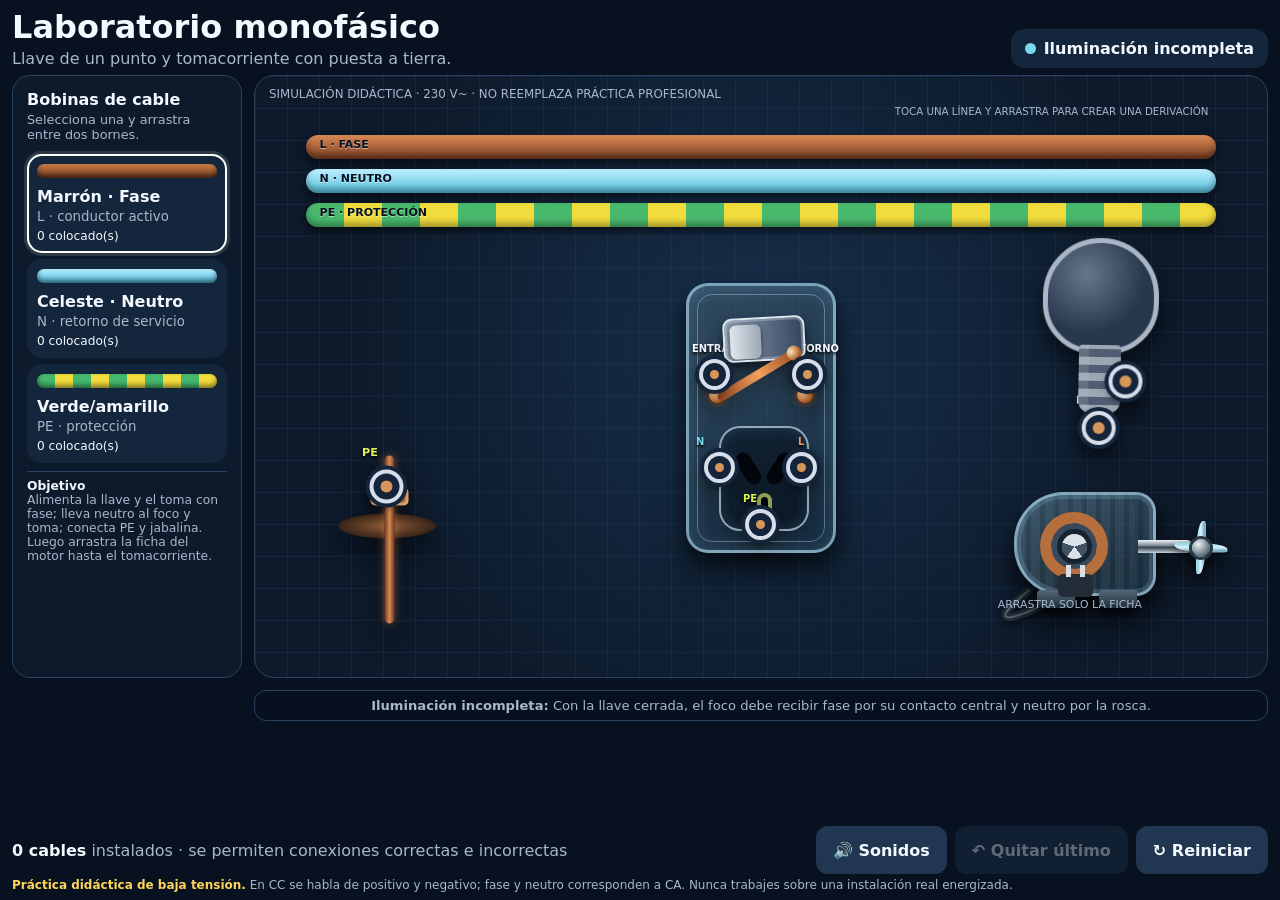
<file: archivos/circuito-ca-llave-toma.html>
<!doctype html><html lang="es"><head><meta charset="utf-8"><meta name="viewport" content="width=device-width,initial-scale=1,viewport-fit=cover"><title>CA · Llave y tomacorriente</title>
<style>
:root{color-scheme:dark;--bg:#07111f;--p:#0d1a2b;--p2:#14263c;--tx:#f4f8ff;--mu:#a8b7ca;--br:#b96d3c;--bl:#79d9f1;--gr:#5ce0a0;--yl:#ffd65a}*{box-sizing:border-box}body{margin:0;min-height:100vh;background:var(--bg);color:var(--tx);font-family:system-ui,-apple-system,"Segoe UI",sans-serif;padding:clamp(10px,2vw,22px);overscroll-behavior:none}button{font:inherit}main{max-width:1280px;margin:auto}header{display:flex;align-items:end;justify-content:space-between;gap:14px;margin-bottom:11px}h1{font-size:clamp(1.3rem,2.8vw,2rem);margin:0}header p{margin:3px 0 0;color:var(--mu)}.status{display:flex;gap:8px;align-items:center;padding:10px 14px;background:var(--p2);border-radius:13px;font-weight:650;white-space:nowrap}.status i{width:11px;height:11px;border-radius:50%;background:var(--bl)}.status.ready i{background:var(--yl);box-shadow:0 0 14px #ffd65a99}.status.on i{background:var(--gr);box-shadow:0 0 14px #5ce0a099}
.layout{display:grid;grid-template-columns:220px 1fr;gap:12px}.panel{background:var(--p);border:1px solid #2b425f;border-radius:18px;padding:14px}.panel h2{font-size:1rem;margin:0 0 3px}.panel>p{font-size:.8rem;color:var(--mu);margin:0 0 12px}.challenge{display:grid;grid-template-columns:1fr 1fr;gap:7px;margin-bottom:12px}.challenge button{border:1px solid #385170;border-radius:11px;background:var(--p2);color:var(--mu);padding:9px 5px;font-weight:700}.challenge button[aria-pressed=true]{background:var(--tx);color:var(--bg)}.choice{width:100%;text-align:left;border:2px solid transparent;border-radius:15px;background:var(--p2);color:var(--tx);padding:12px;margin-bottom:10px;min-height:88px;cursor:pointer}.choice[aria-pressed=true]{border-color:#fff;box-shadow:0 0 0 3px #fff2}.choice strong,.choice small{display:block}.choice small{color:var(--mu);margin-top:3px}.sample{display:block;height:14px;border-radius:9px;margin-bottom:9px;box-shadow:inset 0 -3px 5px #0007}.sample.brown{background:linear-gradient(#cf7d47,#71391f)}.sample.blue{background:linear-gradient(#b5efff,#50b6d8)}.left-count{font-size:.76rem;color:var(--tx);display:block;margin-top:5px}.guide{border-top:1px solid #29415f;padding-top:11px;margin-top:4px;color:var(--mu);font-size:.77rem}.guide b{color:var(--tx)}
.board{position:relative;height:min(70vh,700px);min-height:570px;overflow:hidden;border:1px solid #2b425f;border-radius:20px;background:radial-gradient(circle at 50% 45%,#17304b,var(--p) 68%);touch-action:none;user-select:none}.grid{position:absolute;inset:0;background-image:linear-gradient(#2a456544 1px,transparent 1px),linear-gradient(90deg,#2a456544 1px,transparent 1px);background-size:32px 32px}.board-note{position:absolute;top:11px;left:14px;color:var(--mu);font-size:.74rem}
#wires{position:absolute;inset:0;width:100%;height:100%;z-index:3;pointer-events:none}.shadow{fill:none;stroke:#02060cbb;stroke-width:14;stroke-linecap:round}.wire{fill:none;stroke-width:9;stroke-linecap:round;filter:drop-shadow(0 2px 2px #0008)}.wire.brown{stroke:var(--br)}.wire.blue{stroke:var(--bl)}.preview{stroke-dasharray:12 10}.flow{fill:none;stroke:#fff7b0;stroke-width:2.5;stroke-linecap:round;stroke-dasharray:4 18;animation:flow .55s linear infinite}@keyframes flow{to{stroke-dashoffset:-22}}
.electron{fill:none;stroke:#78ecff;stroke-width:4;stroke-linecap:round;stroke-dasharray:2 22;filter:drop-shadow(0 0 5px #5de8ff);animation:electrons .75s linear infinite}@keyframes electrons{to{stroke-dashoffset:-24}}
.device{position:absolute;width:138px;height:108px;z-index:2;display:flex;align-items:center;justify-content:center;filter:drop-shadow(0 13px 12px #0009);transform:translate(-50%,-50%);transition:left .78s cubic-bezier(.22,.8,.25,1),top .78s cubic-bezier(.22,.8,.25,1),transform .78s cubic-bezier(.22,.8,.25,1)}.battery{left:18%;top:58%}.switch{left:50%;top:22%}.lamp{left:82%;top:58%}.title{display:none}
.battery-body{width:94px;height:52px;border-radius:8px;background:linear-gradient(0deg,#252d39,#818da0 18%,#3f4b5d 52%,#9ba6b5 82%,#28313e);display:grid;place-items:center;color:#111925;font-size:.68rem;font-weight:800;position:relative;box-shadow:inset 0 0 0 2px #b9c4d044,inset 8px 0 #d74f4f55,inset -8px 0 #56b9dd55}.battery-body:before,.battery-body:after{content:"";position:absolute;width:8px;height:24px;top:14px;background:linear-gradient(90deg,#d5dbe2,#707c8c);border-radius:3px}.battery-body:before{left:-8px}.battery-body:after{right:-8px}.battery.short .battery-body{animation:danger .3s linear infinite;box-shadow:0 0 24px #ff4949,inset 0 0 0 2px #ff8c8c}@keyframes danger{50%{transform:translateX(3px)}}.pol{position:absolute;font-size:.72rem;font-weight:800;text-shadow:0 2px 3px #000}.pol.pos{left:-1px;top:8px;color:#ff7979}.pol.neg{right:-1px;top:8px;color:var(--bl)}
.toggle{width:90px;height:48px;border:0;border-radius:26px;background:#263a52;padding:5px;display:flex;align-items:center;cursor:pointer}.toggle span{width:38px;height:38px;border-radius:50%;background:#b7c0cd;transition:.18s}.toggle.closed{background:#255e49}.toggle.closed span{transform:translateX(42px);background:var(--gr)}.switch-tip{display:none}.bulb{--level:0;width:58px;height:58px;border:3px solid #aab6c5;border-radius:50% 50% 44% 44%;background:radial-gradient(circle at 36% 30%,#66768b,#27374c 58%);position:relative;transition:.25s}.bulb:before{content:"";position:absolute;left:16px;right:16px;bottom:-32px;height:34px;border-radius:2px 2px 7px 7px;background:repeating-linear-gradient(0deg,#9ca7b5 0 4px,#4f5e72 4px 8px);box-shadow:inset 5px 0 #d8dee522}.bulb:after{content:"";position:absolute;width:14px;height:5px;left:19px;bottom:-37px;border-radius:0 0 5px 5px;background:#c6ced8}.lamp.on .bulb{background:radial-gradient(circle at 36% 30%,#fffbd0,var(--yl) 58%);border-color:#fff0a1;filter:brightness(calc(.55 + var(--level) * .65));box-shadow:0 0 calc(8px + 18px * var(--level)) calc(2px + 8px * var(--level)) #ffd65a88}.contact{position:absolute;font-size:.63rem;font-weight:800;text-shadow:0 2px 3px #000}.contact.l{left:86px;top:90px}.contact.n{right:-1px;top:63px}
.terminal{position:absolute;width:34px;height:34px;border:4px solid #d5deea;border-radius:50%;background:#14243a;box-shadow:0 0 0 4px #14243a,0 3px 10px #0009;z-index:6;touch-action:none;cursor:grab}.terminal:after{content:"";position:absolute;inset:7px;border-radius:50%;background:#d89559}.terminal.connected:after{background:var(--gr)}.terminal.active{box-shadow:0 0 0 7px #56bdf080}.left{left:-17px;top:37px}.right{right:-17px;top:37px}.battery .plus{left:-17px;top:37px}.battery .minus{right:-17px;top:37px}.lamp .left{left:52px;top:91px}.lamp .right{right:8px;top:67px}
.hint{position:absolute;left:50%;bottom:13px;transform:translateX(-50%);width:min(760px,92%);padding:10px 15px;border-radius:12px;border:1px solid #2b435f;background:#07111fee;color:var(--mu);font-size:.82rem;text-align:center;z-index:7;pointer-events:none}.hint.error{background:#421d28ee;color:#ffd1d1;border-color:#ff6969}.hint.ok{background:#12382fee;color:#bfffe0;border-color:var(--gr)}.toolbar{display:flex;align-items:center;justify-content:space-between;gap:12px;margin-top:10px}.actions{display:flex;gap:8px;flex-wrap:wrap}.progress{color:var(--mu)}.progress b{color:var(--tx)}.reset,.undo,.sound{border:0;border-radius:12px;background:#213650;color:var(--tx);font-weight:650;padding:12px 17px;min-height:48px}.sound[aria-pressed=false]{color:var(--mu)}.undo:disabled{opacity:.38}.status.error i{background:#ff6969;box-shadow:0 0 16px #ff696999}.safety{color:var(--mu);font-size:.75rem;margin:9px 0 0}.safety b{color:var(--yl)}
@media(max-width:800px){header{align-items:stretch;flex-direction:column}.status{align-self:flex-start}.layout{grid-template-columns:1fr}.panel{display:grid;grid-template-columns:1fr 1fr;gap:9px}.panel h2,.panel>p,.guide{grid-column:1/-1}.choice{margin:0}.board{height:710px}.battery{left:8%;top:63%}.lamp{right:8%;top:63%}}@media(max-width:520px){.board{height:760px}.device{width:130px;height:100px}.battery{left:50%;top:27%;transform:translateX(-50%)}.switch{top:49%}.lamp{left:50%;right:auto;top:auto;bottom:8%;transform:translateX(-50%)}.choice{min-height:90px;padding:10px}}
 .double-switch{display:flex;align-items:center;justify-content:center}.key-module{display:grid;grid-template-rows:1fr 1fr;gap:8px;padding:7px;background:linear-gradient(145deg,#53667f,#1d2c40);border-radius:13px;box-shadow:inset 0 0 0 2px #aab7c744,0 7px 14px #0009}.key{position:relative;width:76px;height:30px;border:0;border-radius:8px;background:linear-gradient(90deg,#8796aa,#34465e);box-shadow:inset 0 0 0 2px #d0d8e044,0 4px 7px #0008;display:flex;align-items:center;padding:4px}.key:before{content:"";position:absolute;left:-23px;right:-23px;top:14px;height:2px;background:#6d7e93;opacity:.45}.key span{position:relative;width:27px;height:22px;border-radius:5px;background:#c7d0dc;transition:.18s;z-index:1}.key.on span{transform:translateX(41px);background:var(--gr);box-shadow:0 0 10px #5ce0a099}.key.on:before{background:var(--gr);opacity:1;box-shadow:0 0 8px #5ce0a088}.s1a{left:-17px;top:20px}.s1b{right:-17px;top:20px}.s2a{left:-17px;top:58px}.s2b{right:-17px;top:58px}
/* Focos ampliados: el vidrio y la rosca duplican sus dimensiones, pero los bornes
   conservan un área táctil cómoda y quedan sobre los contactos físicos. */
.device.lamp{width:180px;height:210px}
.lamp .bulb{width:116px;height:116px;border-width:5px}
.lamp .bulb:before{left:32px;right:32px;bottom:-64px;height:68px;border-radius:4px 4px 12px 12px;background:repeating-linear-gradient(0deg,#9ca7b5 0 8px,#4f5e72 8px 16px);box-shadow:inset 10px 0 #d8dee522}
.lamp .bulb:after{width:28px;height:10px;left:39px;bottom:-74px;border-radius:0 0 10px 10px}
.lamp .left{left:73px;top:220px}
.lamp .right{left:99px;right:auto;top:173px}
.lamp .contact.l{left:67px;top:204px}.lamp .contact.n{left:126px;right:auto;top:178px}
/* Pila cilíndrica comercial: base negativa plana y tetilla positiva. */
.battery-body{width:126px;height:52px;border-radius:26px 8px 8px 26px;background:linear-gradient(180deg,#ffffff70 0,transparent 22%,#00000077 76%,#ffffff2b 100%),linear-gradient(90deg,#090b0e 0 69%,#a84d28 69%,#e18a50 82%,#a84926 100%);box-shadow:inset 0 0 0 2px #dce3ea55,0 8px 13px #0008;color:#f7f9fc;font-size:.78rem;letter-spacing:.06em;text-shadow:0 2px 3px #000}
.battery-body:before{left:-5px;width:9px;height:46px;top:3px;border-radius:50% 2px 2px 50%;background:linear-gradient(90deg,#707882,#15191f 45%,#050608);box-shadow:inset 2px 0 #d6dbe0aa}
.battery-body:after{right:-13px;width:13px;height:22px;top:15px;border-radius:0 8px 8px 0;background:linear-gradient(90deg,#727b85,#e4e7ea 68%,#858e97);box-shadow:inset 0 2px #fff9,inset 0 -2px #30384088}
.battery .plus{left:145px;right:auto;top:37px}.battery .minus{left:-28px;right:auto;top:37px}
.battery .pol.pos{left:auto;right:-19px;top:1px}.battery .pol.neg{left:-18px;right:auto;top:1px}
/* El diagnóstico ocupa su propia fila y deja libre toda la mesa. */
.hint{position:relative;left:auto;bottom:auto;transform:none;width:auto;grid-column:2;margin:0;align-self:start}
@media(max-width:800px){.hint{grid-column:1}}
/* Conmutadores transparentes SPDT: común inferior y dos viajeros superiores. */
.device.combo{width:154px;height:142px}.combo-shell{position:relative;width:112px;height:112px;border:3px solid #bceaffaa;border-radius:18px;background:linear-gradient(145deg,#b9eaff33,#4387ad20);box-shadow:inset 0 0 18px #9ee9ff33,0 10px 18px #0008;backdrop-filter:blur(1px)}
.combo-shell:before{content:"";position:absolute;inset:9px;border:1px solid #d6f5ff66;border-radius:12px}.combo-key{position:absolute;left:38px;top:28px;width:36px;height:54px;border:2px solid #d8e5ee;border-radius:9px;background:linear-gradient(90deg,#f1f5f7,#8193a3);transform:rotate(-13deg);transition:.22s;z-index:3;box-shadow:0 4px 8px #0008}.combo.position-b .combo-key{transform:rotate(13deg)}
.contact-arm{position:absolute;left:52px;top:61px;width:7px;height:43px;border-radius:5px;background:linear-gradient(90deg,#8d421f,#f2a05b,#8d421f);transform-origin:50% 100%;transform:rotate(-37deg);transition:.22s;z-index:2;box-shadow:0 0 8px #f7a25a77}.combo.position-b .contact-arm{transform:rotate(37deg)}
.contact-dot{position:absolute;width:14px;height:14px;border-radius:50%;background:radial-gradient(circle at 35% 30%,#ffe1a8,#b8642e 65%);box-shadow:0 0 7px #ffac6688}.contact-dot.c{left:49px;bottom:5px}.contact-dot.a{left:17px;top:14px}.contact-dot.b{right:17px;top:14px}
.combo .terminal{width:34px;height:34px}.combo .common{left:60px;top:112px}.combo .trav1{left:-12px;top:5px}.combo .trav2{right:-12px;top:5px}.combo .mark{position:absolute;font-size:.7rem;font-weight:850;color:#f7fbff;text-shadow:0 2px 3px #000;z-index:7}.combo .mark.c{left:73px;top:101px}.combo .mark.t1{left:2px;top:-9px}.combo .mark.t2{right:2px;top:-9px}
/* Laboratorio monofásico CA */
.layout{grid-template-columns:230px 1fr}.challenge{display:none}.choice.earth .sample{background:repeating-linear-gradient(90deg,#45b96d 0 18px,#f2dc3e 18px 36px)}.acboard{min-height:720px;height:min(74vh,760px)}
.supply{width:178px;height:132px}.supply-box{width:142px;height:84px;border:2px solid #b8d3e8aa;border-radius:15px;background:linear-gradient(145deg,#d4f1ff25,#49698244);box-shadow:inset 0 0 18px #9ce7ff22,0 10px 16px #0009;display:grid;place-items:center;font-weight:800;color:#dff5ff}.supply-box small{display:block;color:var(--mu);font-size:.62rem}.supply .terminal{top:91px}.supply .line{left:2px}.supply .neutral{left:72px}.supply .protect{right:2px}.tag{position:absolute;font-size:.7rem;font-weight:850;text-shadow:0 2px 3px #000}.supply .tag.l{left:14px;top:72px;color:#e49a67}.supply .tag.n{left:83px;top:72px;color:var(--bl)}.supply .tag.pe{right:5px;top:72px;color:#dff45b}
.combo-unit{width:190px;height:190px}.unit-shell{position:relative;width:158px;height:158px;border:3px solid #bceaff99;border-radius:20px;background:linear-gradient(145deg,#b9eaff2c,#4387ad16);box-shadow:inset 0 0 22px #9ee9ff2c,0 12px 20px #0009}.one-key{position:absolute;left:20px;top:24px;width:48px;height:72px;border:2px solid #dce7ee;border-radius:11px;background:linear-gradient(90deg,#eef3f5,#8193a3);transform:rotate(-11deg);transition:.2s;z-index:3}.combo-unit.closed .one-key{transform:rotate(11deg);background:linear-gradient(90deg,#ccf8df,#58bb82)}.switch-blade{position:absolute;left:42px;top:80px;width:7px;height:45px;border-radius:5px;background:linear-gradient(90deg,#8d421f,#f2a05b,#8d421f);transform-origin:50% 100%;transform:rotate(-27deg);transition:.2s}.combo-unit.closed .switch-blade{transform:rotate(2deg);box-shadow:0 0 9px #ffcb78}.socket-face{position:absolute;right:15px;top:27px;width:67px;height:91px;border:2px solid #d7eef8aa;border-radius:18px;background:#07111f88;box-shadow:inset 0 0 14px #8edcff22}.socket-hole{position:absolute;width:15px;height:28px;border-radius:8px;background:#02060c;top:19px}.socket-hole.a{left:11px}.socket-hole.b{right:11px}.socket-hole.g{width:17px;height:17px;left:23px;top:60px;border-radius:50%;box-shadow:inset 0 0 0 4px #8ea057}.combo-unit .terminal{width:32px;height:32px}.sw-in{left:-10px;top:51px}.sw-out{left:40px;top:125px}.out-l{right:-10px;top:24px}.out-n{right:-10px;top:72px}.out-pe{right:15px;top:130px}.unit-label{position:absolute;font-size:.62rem;font-weight:850;text-shadow:0 2px 3px #000}.ul-si{left:2px;top:37px}.ul-so{left:52px;top:137px}.ul-l{right:-3px;top:9px;color:#e49a67}.ul-n{right:-7px;top:58px;color:var(--bl)}.ul-pe{right:20px;top:142px;color:#dcf34d}
.rod{width:105px;height:205px}.soil{position:absolute;left:4px;right:4px;top:78px;height:25px;border-radius:50%;background:radial-gradient(ellipse,#8d5b38,#382416 70%)}.rod-metal{position:absolute;left:50px;top:20px;width:10px;height:168px;border-radius:5px;background:linear-gradient(90deg,#6f371f,#d58952,#71351e);box-shadow:0 0 8px #d98a5277}.rod-clamp{position:absolute;left:36px;top:52px;width:38px;height:18px;border-radius:5px;background:#b87842;box-shadow:inset 0 0 0 3px #e1ab76}.rod .terminal{left:35px;top:34px}.rod .tag{left:28px;top:10px;color:#dff45b}
.motor{width:180px;height:160px;cursor:grab;z-index:5}.motor-shell{position:relative;width:126px;height:96px;border:3px solid #bceaff99;border-radius:44px 18px 18px 44px;background:linear-gradient(145deg,#b9eaff2b,#4387ad18);box-shadow:inset 0 0 20px #9ee9ff33,0 12px 18px #0009}.stator{position:absolute;left:20px;top:16px;width:64px;height:64px;border:10px solid #b76e3d;border-radius:50%;box-shadow:inset 0 0 0 7px #37495a}.rotor{position:absolute;left:39px;top:35px;width:26px;height:26px;border-radius:50%;background:conic-gradient(#d9e2e8 0 20%,#405263 20% 40%,#d9e2e8 40% 60%,#405263 60% 80%,#d9e2e8 80%);box-shadow:0 0 0 5px #142333}.motor.running .rotor{animation:spin .38s linear infinite}.shaft{position:absolute;right:-30px;top:42px;width:42px;height:12px;border-radius:0 6px 6px 0;background:linear-gradient(#dce3e8,#677582)}@keyframes spin{to{transform:rotate(360deg)}}.motor-cable{position:absolute;left:5px;top:98px;width:82px;height:34px;border-left:7px solid #1d2630;border-bottom:7px solid #1d2630;border-radius:0 0 0 24px}.plug{position:absolute;left:78px;top:119px;width:35px;height:23px;border-radius:5px;background:#222d38}.plug:before,.plug:after{content:"";position:absolute;top:-9px;width:5px;height:12px;background:#d9dfe4}.plug:before{left:8px}.plug:after{right:8px}.motor.plugged .plug{box-shadow:0 0 14px #66dfaa}.motor-note{position:absolute;top:143px;left:18px;color:var(--mu);font-size:.68rem;white-space:nowrap}
.wire.earth{stroke:#79c85b;stroke-dasharray:16 8;filter:drop-shadow(0 2px 2px #0008)}.ac-current{fill:none;stroke:#fff4a0;stroke-width:3;stroke-linecap:round;stroke-dasharray:5 18;animation:acpulse .42s ease-in-out infinite alternate}@keyframes acpulse{to{stroke-dashoffset:23}}.choice{min-height:78px}.hint{z-index:8}
@media(max-width:800px){.acboard{height:900px}.layout{grid-template-columns:1fr}.panel{grid-template-columns:repeat(3,1fr)}.choice{min-width:0}.hint{grid-column:1}}
/* Alimentación mediante tres barras lineales táctiles fijas. */
.supply{display:none}.rail-bank{position:absolute;left:5%;right:5%;top:42px;height:126px;z-index:4;padding:7px 0;pointer-events:none}.bus{position:relative;height:24px;margin:10px 0;border-radius:13px;pointer-events:auto;touch-action:none;cursor:crosshair;box-shadow:0 5px 9px #0008,inset 0 -4px 6px #0005}.bus:before{position:absolute;left:14px;top:3px;font-size:.69rem;font-weight:900;color:#07111f;text-shadow:0 1px #fff8}.bus.phase{background:linear-gradient(#dc8a56,#793d22)}.bus.phase:before{content:"L · FASE"}.bus.neutral{background:linear-gradient(#bdf1ff,#56bedc)}.bus.neutral:before{content:"N · NEUTRO"}.bus.earthline{background:repeating-linear-gradient(90deg,#49b96c 0 38px,#f0dc3d 38px 76px)}.bus.earthline:before{content:"PE · PROTECCIÓN"}.rail-tap{position:absolute!important;top:-5px!important;transform:translateX(-50%);z-index:7}.rail-bank-note{position:absolute;right:8px;top:-13px;color:var(--mu);font-size:.64rem}
/* Módulo argentino vertical: llave arriba, toma 2P+T abajo y bornes internos. */
.combo-unit{width:190px;height:300px}.unit-shell{width:150px;height:270px;border-radius:22px}.unit-shell:before{content:"";position:absolute;inset:8px;border:1px solid #d7f4ff55;border-radius:15px;pointer-events:none}.one-key{left:48px;top:24px;width:54px;height:82px}.switch-blade{left:72px;top:82px;height:42px}.socket-face{left:30px;right:auto;top:140px;width:90px;height:105px;border-radius:21px}.socket-hole{width:15px;height:35px;top:23px}.socket-hole.a{left:20px;transform:rotate(-32deg)}.socket-hole.b{right:20px;transform:rotate(32deg)}.socket-hole.g{width:15px;height:30px;left:36px;top:65px;border-radius:8px}.combo-unit .terminal{width:31px;height:31px}.sw-in{left:33px;top:91px}.sw-out{left:126px;top:91px}.out-l{left:120px;right:auto;top:184px}.out-n{left:38px;right:auto;top:184px}.out-pe{left:79px;right:auto;top:241px}.ul-si{left:26px;top:75px}.ul-so{left:119px;top:75px}.ul-l{left:132px;right:auto;top:168px}.ul-n{left:30px;right:auto;top:168px}.ul-pe{left:77px;right:auto;top:225px}
/* Motor inmóvil: solamente se desplaza su ficha y el cable se dibuja en tiempo real. */
.motor{cursor:default}.motor-cable{display:none}.plug{cursor:grab;touch-action:none;z-index:9}.motor-lead{fill:none;stroke:#222d38;stroke-width:8;stroke-linecap:round;stroke-linejoin:round;filter:drop-shadow(0 3px 3px #0008)}.motor-lead-core{fill:none;stroke:#596775;stroke-width:2;stroke-linecap:round}.lamp{transition:left .75s cubic-bezier(.22,.8,.25,1),top .75s cubic-bezier(.22,.8,.25,1),transform .75s cubic-bezier(.22,.8,.25,1)}
/* Tecla rectangular inspirada en la llave doble; el resto del módulo no cambia. */
.one-key{left:34px;top:31px;width:82px;height:44px;border-radius:9px;transform:rotate(-3deg);background:linear-gradient(90deg,#8d9bae,#34465e);box-shadow:inset 0 0 0 2px #d4dce555,0 5px 8px #0008;overflow:hidden}.one-key:before{content:"";position:absolute;left:5px;top:5px;width:31px;height:34px;border-radius:6px;background:linear-gradient(90deg,#e1e6ec,#9aa7b5);box-shadow:0 2px 5px #0008;transition:.2s}.combo-unit.closed .one-key{transform:rotate(3deg);background:linear-gradient(90deg,#285d49,#397c60)}.combo-unit.closed .one-key:before{transform:translateX(39px);background:linear-gradient(90deg,#c9f2dc,#60c08a);box-shadow:0 0 11px #5ce0a088}.switch-blade{left:71px;top:74px;height:51px;transform:rotate(-22deg)}.combo-unit.closed .switch-blade{transform:rotate(2deg)}
/* Motor didáctico más realista con carcasa transparente, patas y hélice. */
.motor{width:210px;height:178px}.motor-shell{width:142px;height:104px;border-radius:50px 20px 20px 50px;background:repeating-linear-gradient(90deg,#b9eaff20 0 9px,#4f8da922 9px 14px),linear-gradient(145deg,#b9eaff32,#21465e25);box-shadow:inset 0 0 0 4px #8fc9df33,inset -18px 0 #18324633,0 13px 20px #0009}.motor-shell:before,.motor-shell:after{content:"";position:absolute;bottom:-15px;width:38px;height:18px;border-radius:4px 4px 8px 8px;background:linear-gradient(#536879,#202e3a);box-shadow:0 5px 6px #0008}.motor-shell:before{left:20px}.motor-shell:after{right:16px}.stator{left:23px;top:17px;width:68px;height:68px;border-width:11px;background:repeating-linear-gradient(45deg,#7b3d20 0 4px,#d98a50 4px 8px)}.rotor{left:45px;top:39px;width:25px;height:25px}.shaft{right:-40px;top:45px;width:55px;height:13px;background:linear-gradient(#f2f5f7,#778794 45%,#303e49 55%,#c9d2d8)}.fan{position:absolute;right:-75px;top:25px;width:55px;height:55px;border-radius:50%;z-index:4;filter:drop-shadow(0 5px 5px #0009)}.fan:before,.fan:after{content:"";position:absolute;left:23px;top:1px;width:10px;height:53px;border-radius:70% 12% 70% 12%;background:linear-gradient(90deg,#7bc6dd,#d8f4ff 48%,#4d8ca5);box-shadow:inset 0 0 0 1px #e9fbff55}.fan:after{transform:rotate(90deg)}.fan-hub{position:absolute;left:19px;top:19px;width:18px;height:18px;border-radius:50%;background:radial-gradient(circle at 35% 30%,#edf2f5,#647580 65%,#263540);z-index:2;box-shadow:0 0 0 3px #273844}.motor.running .fan{animation:spin .32s linear infinite}.motor.running .rotor{animation:spin .38s linear infinite}
/* Puente físico visible del interruptor. */
.switch-contact{position:absolute;top:101px;width:16px;height:16px;border-radius:50%;background:radial-gradient(circle at 35% 30%,#ffe2ac,#b9652f 62%,#613018);box-shadow:0 0 0 3px #53321f88,0 0 8px #e98b4d66;z-index:3;pointer-events:none}.switch-contact.input{left:20px}.switch-contact.output{right:20px}.switch-blade{left:28px;top:104px;width:94px;height:9px;border-radius:6px;transform-origin:8px 50%;transform:rotate(-31deg);transition:transform .22s cubic-bezier(.2,.8,.25,1),box-shadow .22s;z-index:4;pointer-events:none}.combo-unit.closed .switch-blade{transform:rotate(0deg);box-shadow:0 0 12px #ffca73,0 0 3px #fff0b8}.switch-blade:after{content:"";position:absolute;right:-2px;top:-3px;width:15px;height:15px;border-radius:50%;background:radial-gradient(circle at 35% 30%,#ffe7b7,#ad592a 68%)}
/* Interfaz estática sin barras de desplazamiento. */
html,body{height:100%;overflow:hidden}body{min-height:0;padding:8px 12px}main{height:100%;display:flex;flex-direction:column;max-width:1500px}header{flex:0 0 auto;margin-bottom:7px}.layout{flex:1;min-height:0}.panel,.board{min-height:0}.acboard{height:100%;min-height:0}.toolbar{flex:0 0 auto;margin-top:6px}.safety{flex:0 0 auto;margin:4px 0 0}.hint{padding:7px 12px}.panel{overflow:hidden}.choice{padding:8px;min-height:64px;margin-bottom:6px}.guide{padding-top:7px;margin-top:2px}@media(max-height:760px){header p,.safety{display:none}.panel>p{display:none}.rail-bank{top:28px;transform:scale(.9);transform-origin:top center}.toolbar button{min-height:38px;padding:8px 13px}}
/* Zonas táctiles móviles: conservan el centro eléctrico y el tamaño visual. */
@media(max-width:950px) and (orientation:landscape){
.terminal{width:84px!important;height:84px!important;min-width:84px!important;min-height:84px!important;margin-left:-25px;margin-top:-25px;padding:0;border:0;background:transparent;box-shadow:none;cursor:crosshair}
.terminal:after{content:"";position:absolute;inset:auto;left:25px;top:25px;width:34px;height:34px;border:4px solid #d5deea;border-radius:50%;background:radial-gradient(circle,#d89559 0 18%,#14243a 22% 52%,#d5deea 56% 70%,#14243a 74%);box-shadow:0 0 0 4px #14243a,0 3px 10px #0009}
.terminal.connected:after{background:radial-gradient(circle,var(--gr) 0 22%,#183a36 27% 52%,#d5deea 56% 70%,#14243a 74%);box-shadow:0 0 0 4px #14243a,0 0 12px #5ce0a099}.terminal.connected,.terminal.active{box-shadow:none;transform:none}.terminal.active:after{box-shadow:0 0 0 7px #56bdf080,0 0 13px #73dcff}
.combo-unit .terminal{margin-left:-26.5px;margin-top:-26.5px}.combo-unit .terminal:after{left:26.5px;top:26.5px;width:31px;height:31px}
.rail-tap{margin-left:0!important;margin-top:-25px!important}.bus:after{content:"";position:absolute;left:0;right:0;top:50%;height:70px;transform:translateY(-50%);background:transparent}
.one-key{overflow:visible;z-index:20}.one-key:after{content:"";position:absolute;left:50%;top:50%;width:92px;height:82px;transform:translate(-50%,-50%);background:transparent}
.plug{width:92px;height:92px;margin-left:-28.5px;margin-top:-34.5px;border:0;border-radius:0;background:transparent;box-shadow:none}
.plug:before{content:"";position:absolute;left:28.5px;top:34.5px;width:35px;height:23px;border-radius:5px;background:#222d38;box-shadow:0 4px 7px #0008}
.plug:after{content:"";position:absolute;left:36.5px;top:25.5px;width:5px;height:12px;background:#d9dfe4;box-shadow:19px 0 #d9dfe4}
}
</style><link rel="stylesheet" href="mobile-pwa.css"></head><body><main>
<header><div><h1>Laboratorio monofásico</h1><p>Llave de un punto y tomacorriente con puesta a tierra.</p></div><div id="status" class="status"><i></i><span id="statusText">Fase seleccionada</span></div></header>
<div class="layout"><aside class="panel"><h2>Bobinas de cable</h2><p>Selecciona una y arrastra entre dos bornes.</p>
<button class="choice" data-type="brown" aria-pressed="true"><span class="sample brown"></span><strong>Marrón · Fase</strong><small>L · conductor activo</small><span id="brownLeft" class="left-count"></span></button>
<button class="choice" data-type="blue" aria-pressed="false"><span class="sample blue"></span><strong>Celeste · Neutro</strong><small>N · retorno de servicio</small><span id="blueLeft" class="left-count"></span></button>
<button class="choice earth" data-type="earth" aria-pressed="false"><span class="sample"></span><strong>Verde/amarillo</strong><small>PE · protección</small><span id="earthLeft" class="left-count"></span></button>
<div class="guide"><b>Objetivo</b><br>Alimenta la llave y el toma con fase; lleva neutro al foco y toma; conecta PE y jabalina. Luego arrastra la ficha del motor hasta el tomacorriente.</div></aside>
<section id="board" class="board acboard"><div class="grid"></div><div class="board-note">SIMULACIÓN DIDÁCTICA · 230 V~ · NO REEMPLAZA PRÁCTICA PROFESIONAL</div><svg id="wires"></svg><div class="rail-bank"><span class="rail-bank-note">TOCA UNA LÍNEA Y ARRASTRA PARA CREAR UNA DERIVACIÓN</span><div class="bus phase" data-bus="L"></div><div class="bus neutral" data-bus="N"></div><div class="bus earthline" data-bus="PE"></div></div>
<div class="device supply"><div class="supply-box">230 V~<small>LÍNEA MONOFÁSICA</small></div><span class="tag l">L</span><span class="tag n">N</span><span class="tag pe">PE</span><button class="terminal line" data-id="srcL" aria-label="Fase de línea"></button><button class="terminal neutral" data-id="srcN" aria-label="Neutro de línea"></button><button class="terminal protect" data-id="srcPE" aria-label="Protección de línea"></button></div>
<div class="device combo-unit"><div class="unit-shell"><button id="oneKey" class="one-key" aria-pressed="false" aria-label="Accionar llave de un punto"></button><span class="switch-contact input"></span><span class="switch-contact output"></span><span class="switch-blade"></span><div id="socket" class="socket-face" aria-label="Tomacorriente"><span class="socket-hole a"></span><span class="socket-hole b"></span><span class="socket-hole g"></span></div></div><span class="unit-label ul-si">ENTRADA</span><span class="unit-label ul-so">RETORNO</span><span class="unit-label ul-l">L</span><span class="unit-label ul-n">N</span><span class="unit-label ul-pe">PE</span><button class="terminal sw-in" data-id="swIn" aria-label="Entrada de fase de la llave"></button><button class="terminal sw-out" data-id="swOut" aria-label="Retorno de la llave"></button><button class="terminal out-l" data-id="outL" aria-label="Fase del tomacorriente"></button><button class="terminal out-n" data-id="outN" aria-label="Neutro del tomacorriente"></button><button class="terminal out-pe" data-id="outPE" aria-label="Tierra del tomacorriente"></button></div>
<div class="device lamp lamp1"><span class="contact l">L</span><span class="contact n">N</span><div class="bulb"></div><button class="terminal left" data-id="lampL" aria-label="Fase del foco"></button><button class="terminal right" data-id="lampN" aria-label="Neutro del foco"></button></div>
<div class="device rod"><span class="tag">PE</span><span class="soil"></span><span class="rod-metal"></span><span class="rod-clamp"></span><button class="terminal" data-id="rodPE" aria-label="Borne de la jabalina"></button></div>
<div id="motor" class="device motor" aria-label="Motor de prueba"><div class="motor-shell"><span class="stator"></span><span class="rotor"></span><span class="shaft"></span><span class="fan"><i class="fan-hub"></i></span></div><span class="motor-cable"></span><span class="plug"></span><span class="motor-note">ARRASTRA LA FICHA AL TOMA</span></div>
</section><div id="hint" class="hint">Cable marrón seleccionado. Arrastra desde el positivo de la batería.</div></div>
<div class="toolbar"><div class="progress"><b id="count">0 cables</b> instalados · se permiten conexiones correctas e incorrectas</div><div class="actions"><button id="sound" class="sound" aria-pressed="true">🔊 Sonidos</button><button id="undo" class="undo" disabled>↶ Quitar último</button><button id="reset" class="reset">↻ Reiniciar</button></div></div>
<p class="safety"><b>Práctica didáctica de baja tensión.</b> En CC se habla de positivo y negativo; fase y neutro corresponden a CA. Nunca trabajes sobre una instalación real energizada.</p>
</main><script type="text/plain" id="legacy-script">
(()=>{const board=document.querySelector('#board'),svg=document.querySelector('#wires'),keys=[...document.querySelectorAll('.key')],lamps=[...document.querySelectorAll('.lamp')],battery=document.querySelector('.battery'),switches=[...document.querySelectorAll('.combo')],hint=document.querySelector('#hint'),status=document.querySelector('#status'),statusText=document.querySelector('#statusText'),count=document.querySelector('#count'),undo=document.querySelector('#undo'),sound=document.querySelector('#sound'),terms=[...document.querySelectorAll('.terminal')],choices=[...document.querySelectorAll('.choice')];let selected='brown',links=[],drag=null,keyState=[false,false],audioEnabled=true,audioCtx=null;const lampDefs=[['l1+','l1-']],switchDefs=[['s1c','s1t1','s1t2'],['s2c','s2t1','s2t2']],center=e=>{const b=board.getBoundingClientRect(),r=e.getBoundingClientRect();return{x:r.left+r.width/2-b.left,y:r.top+r.height/2-b.top}},term=id=>document.querySelector('[data-id="'+id+'"]');
function audio(){if(!audioEnabled)return null;if(!audioCtx){const A=window.AudioContext||window.webkitAudioContext;if(!A)return null;audioCtx=new A()}if(audioCtx.state==='suspended')audioCtx.resume();return audioCtx}function tone(f,d,type='sine',v=.06,delay=0){const a=audio();if(!a)return;const o=a.createOscillator(),g=a.createGain(),s=a.currentTime+delay;o.type=type;o.frequency.value=f;g.gain.setValueAtTime(.0001,s);g.gain.exponentialRampToValueAtTime(v,s+.012);g.gain.exponentialRampToValueAtTime(.0001,s+d);o.connect(g).connect(a.destination);o.start(s);o.stop(s+d+.02)}function play(n){if(n==='connect'){tone(520,.09);tone(720,.11,'sine',.04,.07)}if(n==='switch'){tone(220,.05,'square',.035);tone(360,.05,'square',.025,.04)}if(n==='success'){tone(523,.16);tone(659,.2,'sine',.04,.1);tone(784,.22,'sine',.035,.2)}if(n==='short'){tone(90,.4,'sawtooth',.075);tone(60,.4,'square',.05,.05)}if(n==='remove'){tone(420,.08);tone(250,.1,'sine',.03,.05)}}
function svgPath(p){return p.length<2?'':'M '+p.map(q=>q.x+' '+q.y).join(' L ')}function makePath(d,c){const p=document.createElementNS('http://www.w3.org/2000/svg','path');p.setAttribute('d',d);p.setAttribute('class',c);svg.append(p)}function linkPoints(l){const r=board.getBoundingClientRect(),p=l.points.map(q=>({x:q.x*r.width,y:q.y*r.height}));p[0]=center(term(l.a));p[p.length-1]=center(term(l.b));return p}
function addSwitchEdges(edge,state){switchDefs.forEach((d,i)=>edge(d[0],state[i]?d[2]:d[1],null))}function electricalPath(start,end,state){const g={};function edge(a,b,index){(g[a]??=[]).push({to:b,index,dir:1});(g[b]??=[]).push({to:a,index,dir:-1})}links.forEach((l,i)=>edge(l.a,l.b,i));addSwitchEdges(edge,state);edge('l1+','l1-',null);const q=[start],seen=new Set([start]),prev={};while(q.length){const n=q.shift();if(n===end)break;for(const e of g[n]||[])if(!seen.has(e.to)){seen.add(e.to);prev[e.to]={from:n,index:e.index,dir:e.dir};q.push(e.to)}}if(!seen.has(end))return[];const out=[];for(let n=end;n!==start;){const p=prev[n];if(p.index!==null)out.push({index:p.index,dir:p.dir});n=p.from}return out.reverse()}
function energizedDirections(state){const g={},depth={'bat+':0},q=['bat+'];function edge(a,b){(g[a]??=[]).push(b);(g[b]??=[]).push(a)}links.forEach(l=>edge(l.a,l.b));addSwitchEdges(edge,state);while(q.length){const n=q.shift();for(const x of g[n]||[])if(depth[x]===undefined){depth[x]=depth[n]+1;q.push(x)}}const active=new Map();links.forEach((l,i)=>{if(depth[l.a]!==undefined&&depth[l.b]!==undefined)active.set(i,depth[l.a]<=depth[l.b]?1:-1)});return active}
function draw(){svg.replaceChildren();const active=energizedDirections(keyState),electron=new Map(electricalPath('bat-','bat+',keyState).map(x=>[x.index,x.dir]));links.forEach((l,i)=>{let pts=linkPoints(l),d=svgPath(pts);makePath(d,'shadow');makePath(d,'wire '+l.type);if(active.has(i)){let p=active.get(i)<0?pts.slice().reverse():pts;makePath(svgPath(p),'flow')}if(electron.has(i)){let p=electron.get(i)<0?pts.slice().reverse():pts;makePath(svgPath(p),'electron')}});if(drag){const d=svgPath(drag.points);makePath(d,'shadow');makePath(d,'wire '+drag.type+' preview')}}
function select(t){selected=t;choices.forEach(c=>c.setAttribute('aria-pressed',String(c.dataset.type===t)));update()}choices.forEach(c=>c.onclick=()=>select(c.dataset.type));function start(e){audio();const el=e.currentTarget;e.preventDefault();el.setPointerCapture?.(e.pointerId);drag={start:el,type:selected,id:e.pointerId,points:[center(el)]};el.classList.add('active');draw()}function move(e){if(!drag||drag.id!==e.pointerId)return;const b=board.getBoundingClientRect(),p={x:e.clientX-b.left,y:e.clientY-b.top},last=drag.points.at(-1);if(Math.hypot(p.x-last.x,p.y-last.y)>6)drag.points.push(p);draw()}function end(e){if(!drag||drag.id!==e.pointerId)return;const from=drag.start,last=drag.points.at(-1);let dest=null,best=68;for(const t of terms){if(t===from)continue;const p=center(t),d=Math.hypot(p.x-last.x,p.y-last.y);if(d<best){best=d;dest=t}}from.classList.remove('active');if(dest){const b=board.getBoundingClientRect();drag.points.push(center(dest));links.push({a:from.dataset.id,b:dest.dataset.id,type:drag.type,points:drag.points.map(p=>({x:p.x/b.width,y:p.y/b.height}))});play('connect')}drag=null;update();if(solve(keyState).short)play('short');draw()}
function solve(state){const ids=terms.map(t=>t.dataset.id),parent=Object.fromEntries(ids.map(x=>[x,x])),find=x=>parent[x]===x?x:(parent[x]=find(parent[x])),join=(a,b)=>{a=find(a);b=find(b);if(a!==b)parent[b]=a};links.forEach(l=>join(l.a,l.b));switchDefs.forEach((d,i)=>join(d[0],state[i]?d[2]:d[1]));const pr=find('bat+'),nr=find('bat-'),short=pr===nr;if(short)return{short:true,metrics:[{v:0,rel:0,bypassed:false,reverse:false}],totalI:0};const a=find('l1+'),b=find('l1-'),roots=[...new Set([pr,nr,a,b])],v=Object.fromEntries(roots.map(r=>[r,r===pr?12:0]));for(let k=0;k<80;k++)for(const r of roots){if(r===pr||r===nr)continue;let sum=0,g=0;if(a===r&&b!==r){sum+=v[b]/12;g+=1/12}if(b===r&&a!==r){sum+=v[a]/12;g+=1/12}if(g)v[r]=sum/g}const dv=v[a]-v[b],metric={v:dv,rel:dv*dv/144,bypassed:a===b,reverse:dv<-.15};return{short:false,metrics:[metric],totalI:Math.abs(dv)/12}}
function diagnose(){const states=[[false,false],[true,false],[false,true],[true,true]],results=states.map(solve),now=solve(keyState),lit=results.map(s=>s.metrics[0].rel>.01),has=(a,b)=>links.some(l=>(l.a===a&&l.b===b)||(l.a===b&&l.b===a)),straight=has('s1t1','s2t1')&&has('s1t2','s2t2'),crossed=has('s1t1','s2t2')&&has('s1t2','s2t1'),functional=lit[0]===lit[3]&&lit[1]===lit[2]&&lit[0]!==lit[1],wrongColor=links.some(l=>l.type==='brown'&&[l.a,l.b].some(x=>x==='bat-'||x==='l1-')||l.type==='blue'&&[l.a,l.b].some(x=>x!=='bat-'&&x!=='l1-'));let cls='hint',head='',text='';
 if(now.short){cls='hint error';head='CORTOCIRCUITO';text='La posición actual une + con − sin pasar correctamente por el foco. Retira el último cable.'}
 else if(results.some(s=>s.short)){cls='hint error';head='Corto potencial';text='Una combinación de las llaves generará un cortocircuito. Revisa comunes y viajeros.'}
 else if(lit.every(Boolean)){head='Llaves anuladas';text='El foco permanece encendido en las cuatro posiciones: los conmutadores están puenteados o evitados.'}
 else if(!lit.some(Boolean)){head='Circuito incompleto';text='Ninguna combinación enciende el foco. Revisa la alimentación de los comunes, los dos viajeros y el retorno.'}
 else if(functional){
  if(!has('bat+','s1c')){head='Común de entrada incorrecto';text='Conecta el positivo de la batería al borne C de la primera llave.'}
  else if(!has('s2c','l1+')){head='Común de salida incorrecto';text='Conecta el borne C de la segunda llave a la punta positiva del foco.'}
  else if(!(straight||crossed)){head='Viajeros incorrectos';text='Deben existir dos viajeros independientes entre las llaves: 1–1 y 2–2, o ambos cruzados.'}
  else if(!has('bat-','l1-')){head='Falta el retorno';text='Une el negativo de la batería con la rosca negativa del foco usando celeste.'}
  else if(wrongColor){head='Colores incorrectos';text='Usa marrón para comunes y viajeros; celeste solamente para el retorno negativo.'}
  else if(results.some(s=>s.metrics[0].reverse)){head='Polaridad invertida';text='El circuito conmuta, pero el positivo alcanza la rosca. Intercambia los polos del foco.'}
  else{cls='hint ok';head='Conexión correcta';text='Cada llave conmuta su común entre los dos viajeros. Al accionar cualquiera, el foco cambia de estado.'}}
 else{head='Combinación incorrecta';text='El foco debe encender en exactamente dos de las cuatro posiciones, y cualquier llave debe cambiar su estado.'}return{now,cls,head,text}}
function update(){const d=diagnose(),m=d.now.metrics[0],level=Math.min(1,Math.sqrt(m.rel));lamps[0].classList.toggle('on',m.rel>.01);lamps[0].querySelector('.bulb').style.setProperty('--level',level.toFixed(2));battery.classList.toggle('short',d.now.short);keys.forEach((k,i)=>{k.classList.toggle('on',keyState[i]);k.setAttribute('aria-pressed',String(keyState[i]));switches[i].classList.toggle('position-b',keyState[i])});status.className='status'+(d.now.short?' error':d.cls==='hint ok'?' on':links.length?' ready':'');statusText.textContent=d.head;hint.className=d.cls;hint.innerHTML='<strong>'+d.head+':</strong> '+d.text;count.textContent=links.length+' cable'+(links.length===1?'':'s');undo.disabled=!links.length;document.querySelector('#brownLeft').textContent='Uso libre · '+links.filter(l=>l.type==='brown').length+' colocado(s)';document.querySelector('#blueLeft').textContent='Uso libre · '+links.filter(l=>l.type==='blue').length+' colocado(s)';terms.forEach(t=>t.classList.toggle('connected',links.some(l=>l.a===t.dataset.id||l.b===t.dataset.id)))}
function randomLayout(){const devices=[battery,...switches,...lamps],anchors=[[15,23],[42,22],[72,24],[72,69]].sort(()=>Math.random()-.5);devices.forEach((d,i)=>{const a=anchors[i],rot=Math.round(Math.random()*20-10);d.style.left=(a[0]+Math.random()*5-2.5)+'%';d.style.top=(a[1]+Math.random()*6-3)+'%';d.style.right='auto';d.style.bottom='auto';d.style.transform='translate(-50%,-50%) rotate('+rot+'deg)'});const end=performance.now()+900;function follow(){draw();if(performance.now()<end)requestAnimationFrame(follow)}follow()}function reset(){links=[];drag=null;keyState=[false,false];randomLayout();update();draw()}
terms.forEach(t=>t.addEventListener('pointerdown',start));board.addEventListener('pointermove',move);board.addEventListener('pointerup',end);board.addEventListener('pointercancel',end);keys.forEach((k,i)=>k.onclick=()=>{keyState[i]=!keyState[i];play('switch');update();const d=diagnose();if(d.now.short)play('short');else if(d.cls==='hint ok')play('success');draw()});undo.onclick=()=>{if(links.length){links.pop();play('remove');update();draw()}};sound.onclick=()=>{audioEnabled=!audioEnabled;sound.setAttribute('aria-pressed',String(audioEnabled));sound.textContent=audioEnabled?'🔊 Sonidos':'🔇 Silenciado'};document.querySelector('#reset').onclick=()=>{play('remove');reset()};new ResizeObserver(draw).observe(board);reset()})();
</script><script src="circuito-ca.js"></script></body></html>
</file>
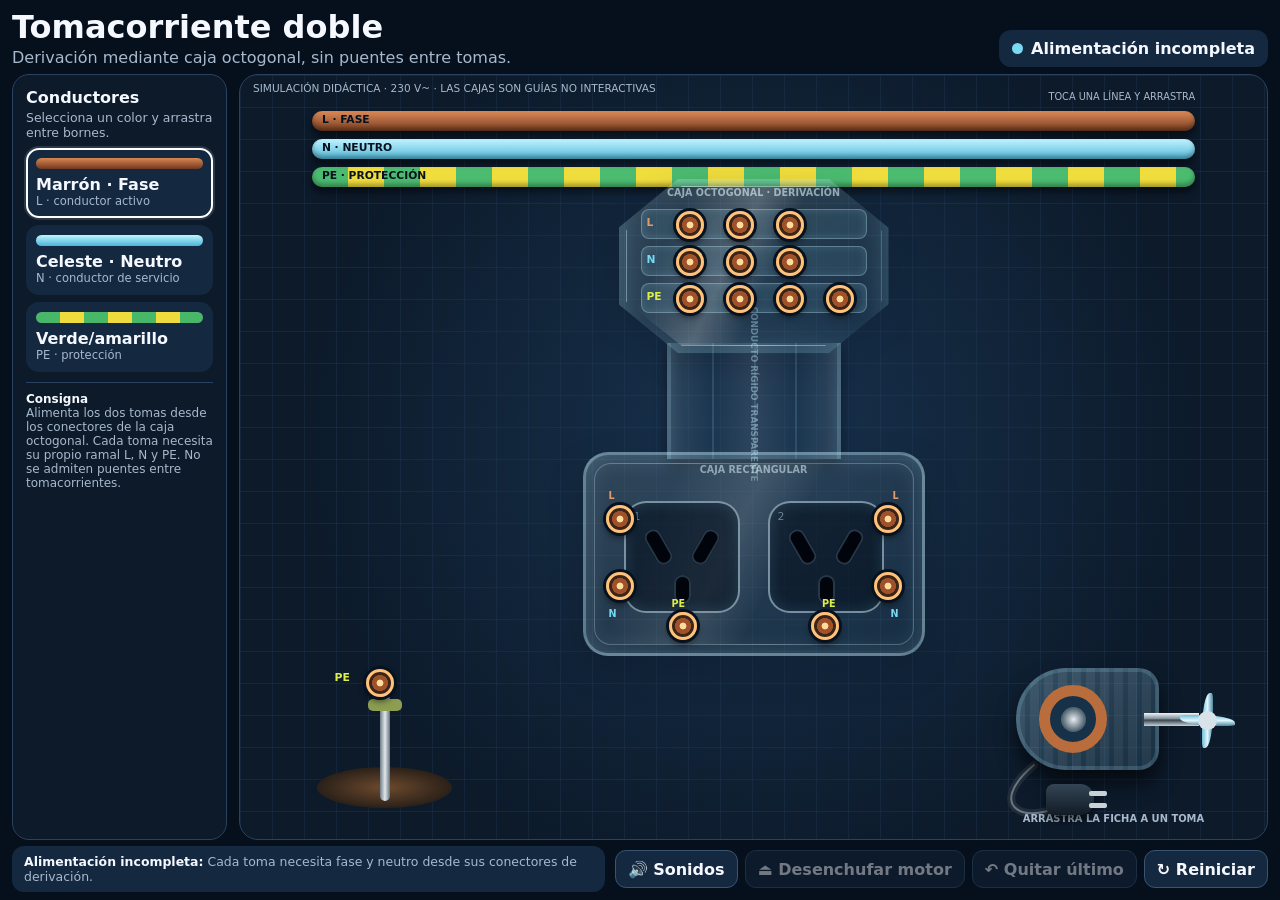
<file: archivos/circuito-ca-toma-doble.html>
<!doctype html>
<html lang="es">
<head>
<meta charset="utf-8">
<meta name="viewport" content="width=device-width,initial-scale=1,viewport-fit=cover">
<title>CA · Tomacorriente doble</title>
<link rel="stylesheet" href="circuito-ca-toma-doble.css">
<link rel="stylesheet" href="mobile-pwa.css">
</head>
<body class="toma-doble-app">
<main>
  <header>
    <div><h1>Tomacorriente doble</h1><p>Derivación mediante caja octogonal, sin puentes entre tomas.</p></div>
    <div id="status" class="status"><i></i><span id="statusText">Comienza el cableado</span></div>
  </header>

  <div class="layout">
    <aside class="panel">
      <h2>Conductores</h2>
      <p>Selecciona un color y arrastra entre bornes.</p>
      <button class="choice" data-type="brown" aria-pressed="true"><span class="sample brown"></span><strong>Marrón · Fase</strong><small>L · conductor activo</small></button>
      <button class="choice" data-type="blue" aria-pressed="false"><span class="sample blue"></span><strong>Celeste · Neutro</strong><small>N · conductor de servicio</small></button>
      <button class="choice earth" data-type="earth" aria-pressed="false"><span class="sample"></span><strong>Verde/amarillo</strong><small>PE · protección</small></button>
      <div class="guide"><b>Consigna</b><br>Alimenta los dos tomas desde los conectores de la caja octogonal. Cada toma necesita su propio ramal L, N y PE. No se admiten puentes entre tomacorrientes.</div>
    </aside>

    <section id="board" class="board" aria-label="Tablero interactivo de tomacorriente doble">
      <div class="grid"></div>
      <div class="board-note">SIMULACIÓN DIDÁCTICA · 230 V~ · LAS CAJAS SON GUÍAS NO INTERACTIVAS</div>
      <svg id="wires" aria-hidden="true"></svg>

      <div class="rail-bank">
        <span>TOCA UNA LÍNEA Y ARRASTRA</span>
        <div class="bus phase" data-bus="L"></div>
        <div class="bus neutral" data-bus="N"></div>
        <div class="bus earthline" data-bus="PE"></div>
      </div>

      <div class="oct-box" aria-hidden="true"><div class="oct-glass"></div></div>
      <div class="junctions" aria-label="Conectores de derivación de la caja octogonal">
        <div class="junction j-l"><b>L</b><button class="terminal" data-id="jL1" aria-label="Conector fase 1"></button><button class="terminal" data-id="jL2" aria-label="Conector fase 2"></button><button class="terminal" data-id="jL3" aria-label="Conector fase 3"></button></div>
        <div class="junction j-n"><b>N</b><button class="terminal" data-id="jN1" aria-label="Conector neutro 1"></button><button class="terminal" data-id="jN2" aria-label="Conector neutro 2"></button><button class="terminal" data-id="jN3" aria-label="Conector neutro 3"></button></div>
        <div class="junction j-pe"><b>PE</b><button class="terminal" data-id="jPE1" aria-label="Conector tierra 1"></button><button class="terminal" data-id="jPE2" aria-label="Conector tierra 2"></button><button class="terminal" data-id="jPE3" aria-label="Conector tierra 3"></button><button class="terminal" data-id="jPE4" aria-label="Conector tierra 4"></button></div>
      </div>

      <div class="conduit" aria-hidden="true"><i></i><i></i><i></i></div>

      <div class="rect-box" aria-hidden="true"><div class="rect-glass"></div></div>
      <div class="double-module" aria-label="Módulo de dos tomacorrientes">
        <div id="socket1" class="socket socket1"><span class="hole a"></span><span class="hole b"></span><span class="hole g"></span><em>1</em></div>
        <div id="socket2" class="socket socket2"><span class="hole a"></span><span class="hole b"></span><span class="hole g"></span><em>2</em></div>
        <button class="terminal t1-l" data-id="t1L" aria-label="Fase toma 1"></button><button class="terminal t1-n" data-id="t1N" aria-label="Neutro toma 1"></button><button class="terminal t1-pe" data-id="t1PE" aria-label="Tierra toma 1"></button>
        <button class="terminal t2-l" data-id="t2L" aria-label="Fase toma 2"></button><button class="terminal t2-n" data-id="t2N" aria-label="Neutro toma 2"></button><button class="terminal t2-pe" data-id="t2PE" aria-label="Tierra toma 2"></button>
        <span class="mark m1l">L</span><span class="mark m1n">N</span><span class="mark m1pe">PE</span><span class="mark m2l">L</span><span class="mark m2n">N</span><span class="mark m2pe">PE</span>
      </div>

      <div class="rod" aria-label="Jabalina de puesta a tierra"><span>PE</span><i class="soil"></i><i class="metal"></i><i class="clamp"></i><button class="terminal" data-id="rodPE" aria-label="Borne de jabalina"></button></div>

      <div id="motor" class="motor" aria-label="Motor transparente de prueba">
        <div class="motor-shell"><span class="stator"></span><span class="rotor"></span><span class="shaft"></span><span class="fan"><i></i></span></div>
        <span class="plug" aria-label="Ficha móvil del motor"></span><span class="motor-note">ARRASTRA LA FICHA A UN TOMA</span>
      </div>
    </section>
  </div>

  <div class="toolbar">
    <div id="hint" class="hint"><strong>Circuito incompleto:</strong> crea las derivaciones dentro de la caja octogonal.</div>
    <div class="actions"><button id="sound" aria-pressed="true">🔊 Sonidos</button><button id="unplug" disabled>⏏ Desenchufar motor</button><button id="undo" disabled>↶ Quitar último</button><button id="reset">↻ Reiniciar</button></div>
  </div>
</main>
<script src="circuito-ca-toma-doble.js"></script>
</body>
</html>
</file>
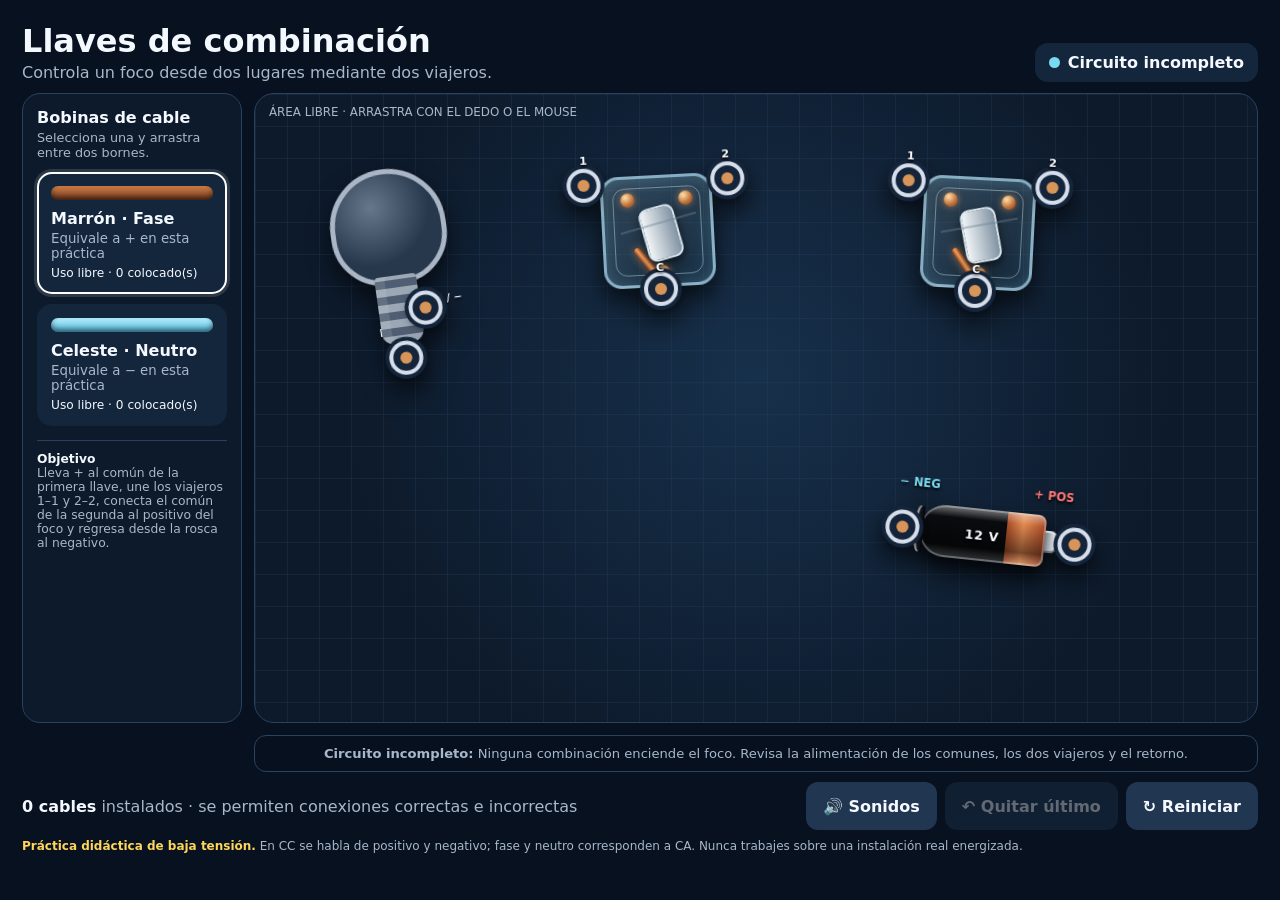
<file: archivos/circuito-combinacion.html>
<!doctype html><html lang="es"><head><meta charset="utf-8"><meta name="viewport" content="width=device-width,initial-scale=1,viewport-fit=cover"><title>Dos llaves de combinación</title>
<style>
:root{color-scheme:dark;--bg:#07111f;--p:#0d1a2b;--p2:#14263c;--tx:#f4f8ff;--mu:#a8b7ca;--br:#b96d3c;--bl:#79d9f1;--gr:#5ce0a0;--yl:#ffd65a}*{box-sizing:border-box}body{margin:0;min-height:100vh;background:var(--bg);color:var(--tx);font-family:system-ui,-apple-system,"Segoe UI",sans-serif;padding:clamp(10px,2vw,22px);overscroll-behavior:none}button{font:inherit}main{max-width:1280px;margin:auto}header{display:flex;align-items:end;justify-content:space-between;gap:14px;margin-bottom:11px}h1{font-size:clamp(1.3rem,2.8vw,2rem);margin:0}header p{margin:3px 0 0;color:var(--mu)}.status{display:flex;gap:8px;align-items:center;padding:10px 14px;background:var(--p2);border-radius:13px;font-weight:650;white-space:nowrap}.status i{width:11px;height:11px;border-radius:50%;background:var(--bl)}.status.ready i{background:var(--yl);box-shadow:0 0 14px #ffd65a99}.status.on i{background:var(--gr);box-shadow:0 0 14px #5ce0a099}
.layout{display:grid;grid-template-columns:220px 1fr;gap:12px}.panel{background:var(--p);border:1px solid #2b425f;border-radius:18px;padding:14px}.panel h2{font-size:1rem;margin:0 0 3px}.panel>p{font-size:.8rem;color:var(--mu);margin:0 0 12px}.challenge{display:grid;grid-template-columns:1fr 1fr;gap:7px;margin-bottom:12px}.challenge button{border:1px solid #385170;border-radius:11px;background:var(--p2);color:var(--mu);padding:9px 5px;font-weight:700}.challenge button[aria-pressed=true]{background:var(--tx);color:var(--bg)}.choice{width:100%;text-align:left;border:2px solid transparent;border-radius:15px;background:var(--p2);color:var(--tx);padding:12px;margin-bottom:10px;min-height:88px;cursor:pointer}.choice[aria-pressed=true]{border-color:#fff;box-shadow:0 0 0 3px #fff2}.choice strong,.choice small{display:block}.choice small{color:var(--mu);margin-top:3px}.sample{display:block;height:14px;border-radius:9px;margin-bottom:9px;box-shadow:inset 0 -3px 5px #0007}.sample.brown{background:linear-gradient(#cf7d47,#71391f)}.sample.blue{background:linear-gradient(#b5efff,#50b6d8)}.left-count{font-size:.76rem;color:var(--tx);display:block;margin-top:5px}.guide{border-top:1px solid #29415f;padding-top:11px;margin-top:4px;color:var(--mu);font-size:.77rem}.guide b{color:var(--tx)}
.board{position:relative;height:min(70vh,700px);min-height:570px;overflow:hidden;border:1px solid #2b425f;border-radius:20px;background:radial-gradient(circle at 50% 45%,#17304b,var(--p) 68%);touch-action:none;user-select:none}.grid{position:absolute;inset:0;background-image:linear-gradient(#2a456544 1px,transparent 1px),linear-gradient(90deg,#2a456544 1px,transparent 1px);background-size:32px 32px}.board-note{position:absolute;top:11px;left:14px;color:var(--mu);font-size:.74rem}
#wires{position:absolute;inset:0;width:100%;height:100%;z-index:3;pointer-events:none}.shadow{fill:none;stroke:#02060cbb;stroke-width:14;stroke-linecap:round}.wire{fill:none;stroke-width:9;stroke-linecap:round;filter:drop-shadow(0 2px 2px #0008)}.wire.brown{stroke:var(--br)}.wire.blue{stroke:var(--bl)}.preview{stroke-dasharray:12 10}.flow{fill:none;stroke:#fff7b0;stroke-width:2.5;stroke-linecap:round;stroke-dasharray:4 18;animation:flow .55s linear infinite}@keyframes flow{to{stroke-dashoffset:-22}}
.electron{fill:none;stroke:#78ecff;stroke-width:4;stroke-linecap:round;stroke-dasharray:2 22;filter:drop-shadow(0 0 5px #5de8ff);animation:electrons .75s linear infinite}@keyframes electrons{to{stroke-dashoffset:-24}}
.device{position:absolute;width:138px;height:108px;z-index:2;display:flex;align-items:center;justify-content:center;filter:drop-shadow(0 13px 12px #0009);transform:translate(-50%,-50%);transition:left .78s cubic-bezier(.22,.8,.25,1),top .78s cubic-bezier(.22,.8,.25,1),transform .78s cubic-bezier(.22,.8,.25,1)}.battery{left:18%;top:58%}.switch{left:50%;top:22%}.lamp{left:82%;top:58%}.title{display:none}
.battery-body{width:94px;height:52px;border-radius:8px;background:linear-gradient(0deg,#252d39,#818da0 18%,#3f4b5d 52%,#9ba6b5 82%,#28313e);display:grid;place-items:center;color:#111925;font-size:.68rem;font-weight:800;position:relative;box-shadow:inset 0 0 0 2px #b9c4d044,inset 8px 0 #d74f4f55,inset -8px 0 #56b9dd55}.battery-body:before,.battery-body:after{content:"";position:absolute;width:8px;height:24px;top:14px;background:linear-gradient(90deg,#d5dbe2,#707c8c);border-radius:3px}.battery-body:before{left:-8px}.battery-body:after{right:-8px}.battery.short .battery-body{animation:danger .3s linear infinite;box-shadow:0 0 24px #ff4949,inset 0 0 0 2px #ff8c8c}@keyframes danger{50%{transform:translateX(3px)}}.pol{position:absolute;font-size:.72rem;font-weight:800;text-shadow:0 2px 3px #000}.pol.pos{left:-1px;top:8px;color:#ff7979}.pol.neg{right:-1px;top:8px;color:var(--bl)}
.toggle{width:90px;height:48px;border:0;border-radius:26px;background:#263a52;padding:5px;display:flex;align-items:center;cursor:pointer}.toggle span{width:38px;height:38px;border-radius:50%;background:#b7c0cd;transition:.18s}.toggle.closed{background:#255e49}.toggle.closed span{transform:translateX(42px);background:var(--gr)}.switch-tip{display:none}.bulb{--level:0;width:58px;height:58px;border:3px solid #aab6c5;border-radius:50% 50% 44% 44%;background:radial-gradient(circle at 36% 30%,#66768b,#27374c 58%);position:relative;transition:.25s}.bulb:before{content:"";position:absolute;left:16px;right:16px;bottom:-32px;height:34px;border-radius:2px 2px 7px 7px;background:repeating-linear-gradient(0deg,#9ca7b5 0 4px,#4f5e72 4px 8px);box-shadow:inset 5px 0 #d8dee522}.bulb:after{content:"";position:absolute;width:14px;height:5px;left:19px;bottom:-37px;border-radius:0 0 5px 5px;background:#c6ced8}.lamp.on .bulb{background:radial-gradient(circle at 36% 30%,#fffbd0,var(--yl) 58%);border-color:#fff0a1;filter:brightness(calc(.55 + var(--level) * .65));box-shadow:0 0 calc(8px + 18px * var(--level)) calc(2px + 8px * var(--level)) #ffd65a88}.contact{position:absolute;font-size:.63rem;font-weight:800;text-shadow:0 2px 3px #000}.contact.l{left:86px;top:90px}.contact.n{right:-1px;top:63px}
.terminal{position:absolute;width:34px;height:34px;border:4px solid #d5deea;border-radius:50%;background:#14243a;box-shadow:0 0 0 4px #14243a,0 3px 10px #0009;z-index:6;touch-action:none;cursor:grab}.terminal:after{content:"";position:absolute;inset:7px;border-radius:50%;background:#d89559}.terminal.connected:after{background:var(--gr)}.terminal.active{box-shadow:0 0 0 7px #56bdf080}.left{left:-17px;top:37px}.right{right:-17px;top:37px}.battery .plus{left:-17px;top:37px}.battery .minus{right:-17px;top:37px}.lamp .left{left:52px;top:91px}.lamp .right{right:8px;top:67px}
.hint{position:absolute;left:50%;bottom:13px;transform:translateX(-50%);width:min(760px,92%);padding:10px 15px;border-radius:12px;border:1px solid #2b435f;background:#07111fee;color:var(--mu);font-size:.82rem;text-align:center;z-index:7;pointer-events:none}.hint.error{background:#421d28ee;color:#ffd1d1;border-color:#ff6969}.hint.ok{background:#12382fee;color:#bfffe0;border-color:var(--gr)}.toolbar{display:flex;align-items:center;justify-content:space-between;gap:12px;margin-top:10px}.actions{display:flex;gap:8px;flex-wrap:wrap}.progress{color:var(--mu)}.progress b{color:var(--tx)}.reset,.undo,.sound{border:0;border-radius:12px;background:#213650;color:var(--tx);font-weight:650;padding:12px 17px;min-height:48px}.sound[aria-pressed=false]{color:var(--mu)}.undo:disabled{opacity:.38}.status.error i{background:#ff6969;box-shadow:0 0 16px #ff696999}.safety{color:var(--mu);font-size:.75rem;margin:9px 0 0}.safety b{color:var(--yl)}
@media(max-width:800px){header{align-items:stretch;flex-direction:column}.status{align-self:flex-start}.layout{grid-template-columns:1fr}.panel{display:grid;grid-template-columns:1fr 1fr;gap:9px}.panel h2,.panel>p,.guide{grid-column:1/-1}.choice{margin:0}.board{height:710px}.battery{left:8%;top:63%}.lamp{right:8%;top:63%}}@media(max-width:520px){.board{height:760px}.device{width:130px;height:100px}.battery{left:50%;top:27%;transform:translateX(-50%)}.switch{top:49%}.lamp{left:50%;right:auto;top:auto;bottom:8%;transform:translateX(-50%)}.choice{min-height:90px;padding:10px}}
 .double-switch{display:flex;align-items:center;justify-content:center}.key-module{display:grid;grid-template-rows:1fr 1fr;gap:8px;padding:7px;background:linear-gradient(145deg,#53667f,#1d2c40);border-radius:13px;box-shadow:inset 0 0 0 2px #aab7c744,0 7px 14px #0009}.key{position:relative;width:76px;height:30px;border:0;border-radius:8px;background:linear-gradient(90deg,#8796aa,#34465e);box-shadow:inset 0 0 0 2px #d0d8e044,0 4px 7px #0008;display:flex;align-items:center;padding:4px}.key:before{content:"";position:absolute;left:-23px;right:-23px;top:14px;height:2px;background:#6d7e93;opacity:.45}.key span{position:relative;width:27px;height:22px;border-radius:5px;background:#c7d0dc;transition:.18s;z-index:1}.key.on span{transform:translateX(41px);background:var(--gr);box-shadow:0 0 10px #5ce0a099}.key.on:before{background:var(--gr);opacity:1;box-shadow:0 0 8px #5ce0a088}.s1a{left:-17px;top:20px}.s1b{right:-17px;top:20px}.s2a{left:-17px;top:58px}.s2b{right:-17px;top:58px}
/* Focos ampliados: el vidrio y la rosca duplican sus dimensiones, pero los bornes
   conservan un área táctil cómoda y quedan sobre los contactos físicos. */
.device.lamp{width:180px;height:210px}
.lamp .bulb{width:116px;height:116px;border-width:5px}
.lamp .bulb:before{left:32px;right:32px;bottom:-64px;height:68px;border-radius:4px 4px 12px 12px;background:repeating-linear-gradient(0deg,#9ca7b5 0 8px,#4f5e72 8px 16px);box-shadow:inset 10px 0 #d8dee522}
.lamp .bulb:after{width:28px;height:10px;left:39px;bottom:-74px;border-radius:0 0 10px 10px}
.lamp .left{left:73px;top:220px}
.lamp .right{left:99px;right:auto;top:173px}
.lamp .contact.l{left:67px;top:204px}.lamp .contact.n{left:126px;right:auto;top:178px}
/* Pila cilíndrica comercial: base negativa plana y tetilla positiva. */
.battery-body{width:126px;height:52px;border-radius:26px 8px 8px 26px;background:linear-gradient(180deg,#ffffff70 0,transparent 22%,#00000077 76%,#ffffff2b 100%),linear-gradient(90deg,#090b0e 0 69%,#a84d28 69%,#e18a50 82%,#a84926 100%);box-shadow:inset 0 0 0 2px #dce3ea55,0 8px 13px #0008;color:#f7f9fc;font-size:.78rem;letter-spacing:.06em;text-shadow:0 2px 3px #000}
.battery-body:before{left:-5px;width:9px;height:46px;top:3px;border-radius:50% 2px 2px 50%;background:linear-gradient(90deg,#707882,#15191f 45%,#050608);box-shadow:inset 2px 0 #d6dbe0aa}
.battery-body:after{right:-13px;width:13px;height:22px;top:15px;border-radius:0 8px 8px 0;background:linear-gradient(90deg,#727b85,#e4e7ea 68%,#858e97);box-shadow:inset 0 2px #fff9,inset 0 -2px #30384088}
.battery .plus{left:145px;right:auto;top:37px}.battery .minus{left:-28px;right:auto;top:37px}
.battery .pol.pos{left:auto;right:-19px;top:1px}.battery .pol.neg{left:-18px;right:auto;top:1px}
/* El diagnóstico ocupa su propia fila y deja libre toda la mesa. */
.hint{position:relative;left:auto;bottom:auto;transform:none;width:auto;grid-column:2;margin:0;align-self:start}
@media(max-width:800px){.hint{grid-column:1}}
/* Conmutadores transparentes SPDT: común inferior y dos viajeros superiores. */
.device.combo{width:154px;height:142px}.combo-shell{position:relative;width:112px;height:112px;border:3px solid #bceaffaa;border-radius:18px;background:linear-gradient(145deg,#b9eaff33,#4387ad20);box-shadow:inset 0 0 18px #9ee9ff33,0 10px 18px #0008;backdrop-filter:blur(1px)}
.combo-shell:before{content:"";position:absolute;inset:9px;border:1px solid #d6f5ff66;border-radius:12px}.combo-key{position:absolute;left:38px;top:28px;width:36px;height:54px;border:2px solid #d8e5ee;border-radius:9px;background:linear-gradient(90deg,#f1f5f7,#8193a3);transform:rotate(-13deg);transition:.22s;z-index:3;box-shadow:0 4px 8px #0008}.combo.position-b .combo-key{transform:rotate(13deg)}
.contact-arm{position:absolute;left:52px;top:61px;width:7px;height:43px;border-radius:5px;background:linear-gradient(90deg,#8d421f,#f2a05b,#8d421f);transform-origin:50% 100%;transform:rotate(-37deg);transition:.22s;z-index:2;box-shadow:0 0 8px #f7a25a77}.combo.position-b .contact-arm{transform:rotate(37deg)}
.contact-dot{position:absolute;width:14px;height:14px;border-radius:50%;background:radial-gradient(circle at 35% 30%,#ffe1a8,#b8642e 65%);box-shadow:0 0 7px #ffac6688}.contact-dot.c{left:49px;bottom:5px}.contact-dot.a{left:17px;top:14px}.contact-dot.b{right:17px;top:14px}
.combo .terminal{width:34px;height:34px}.combo .common{left:60px;top:112px}.combo .trav1{left:-12px;top:5px}.combo .trav2{right:-12px;top:5px}.combo .mark{position:absolute;font-size:.7rem;font-weight:850;color:#f7fbff;text-shadow:0 2px 3px #000;z-index:7}.combo .mark.c{left:73px;top:101px}.combo .mark.t1{left:2px;top:-9px}.combo .mark.t2{right:2px;top:-9px}
@media(max-width:950px) and (orientation:landscape){.device{pointer-events:none}.device .terminal,.device .key{pointer-events:auto}.terminal:before{content:"";position:absolute;inset:-13px!important;border-radius:50%}}
</style><link rel="stylesheet" href="mobile-pwa.css"><style>
@media(max-width:950px) and (orientation:landscape){
 .terminal{width:60px!important;height:60px!important;min-width:60px!important;min-height:60px!important;padding:0;border:0;background:transparent;box-shadow:none;transform:translate(-13px,-13px);appearance:none}
 .terminal::before{content:"";position:absolute;inset:auto;left:50%;top:50%;width:34px;height:34px;transform:translate(-50%,-50%);border:4px solid #d5deea;border-radius:50%;background:#14243a;box-shadow:0 0 0 4px #14243a,0 3px 10px #0009;pointer-events:none}
 .terminal::after{content:"";position:absolute;inset:auto;left:50%;top:50%;width:12px;height:12px;transform:translate(-50%,-50%);border-radius:50%;background:#d89559;pointer-events:none}
 .terminal.connected::after{background:var(--gr)}.terminal.active{box-shadow:none}.terminal.active::before{box-shadow:0 0 0 7px #56bdf080,0 3px 10px #0009}
 .combo .trav2{transform:translate(13px,-13px)}
 .combo-key::after{content:"";position:absolute;left:50%;top:50%;width:64px;height:64px;transform:translate(-50%,-50%);background:transparent}
}
</style></head><body><main>
<header><div><h1>Llaves de combinación</h1><p>Controla un foco desde dos lugares mediante dos viajeros.</p></div><div id="status" class="status"><i></i><span id="statusText">Cable marrón seleccionado</span></div></header>
<div class="layout"><aside class="panel"><h2>Bobinas de cable</h2><p>Selecciona una y arrastra entre dos bornes.</p>
<button class="choice" data-type="brown" aria-pressed="true"><span class="sample brown"></span><strong>Marrón · Fase</strong><small>Equivale a + en esta práctica</small><span id="brownLeft" class="left-count"></span></button>
<button class="choice" data-type="blue" aria-pressed="false"><span class="sample blue"></span><strong>Celeste · Neutro</strong><small>Equivale a − en esta práctica</small><span id="blueLeft" class="left-count"></span></button>
<div class="guide"><b>Objetivo</b><br>Lleva + al común de la primera llave, une los viajeros 1–1 y 2–2, conecta el común de la segunda al positivo del foco y regresa desde la rosca al negativo.</div></aside>
<section id="board" class="board"><div class="grid"></div><div class="board-note">ÁREA LIBRE · ARRASTRA CON EL DEDO O EL MOUSE</div><svg id="wires"></svg>
<div class="device battery"><div class="battery-body">12 V</div><span class="pol pos">+ POS</span><span class="pol neg">− NEG</span><button class="terminal plus" data-id="bat+" aria-label="Positivo de batería"></button><button class="terminal minus" data-id="bat-" aria-label="Negativo de batería"></button><div class="title">Batería · CC · 12 V</div></div>
<div class="device switch combo combo1"><div class="combo-shell"><button class="key combo-key" data-key="1" aria-pressed="false" aria-label="Accionar primera llave"></button><span class="contact-arm"></span><span class="contact-dot c"></span><span class="contact-dot a"></span><span class="contact-dot b"></span></div><span class="mark c">C</span><span class="mark t1">1</span><span class="mark t2">2</span><button class="terminal common" data-id="s1c" aria-label="Común de la llave 1"></button><button class="terminal trav1" data-id="s1t1" aria-label="Viajero 1 de la llave 1"></button><button class="terminal trav2" data-id="s1t2" aria-label="Viajero 2 de la llave 1"></button></div>
<div class="device switch combo combo2"><div class="combo-shell"><button class="key combo-key" data-key="2" aria-pressed="false" aria-label="Accionar segunda llave"></button><span class="contact-arm"></span><span class="contact-dot c"></span><span class="contact-dot a"></span><span class="contact-dot b"></span></div><span class="mark c">C</span><span class="mark t1">1</span><span class="mark t2">2</span><button class="terminal common" data-id="s2c" aria-label="Común de la llave 2"></button><button class="terminal trav1" data-id="s2t1" aria-label="Viajero 1 de la llave 2"></button><button class="terminal trav2" data-id="s2t2" aria-label="Viajero 2 de la llave 2"></button></div>
<div class="device lamp lamp1"><span class="contact l">L / +</span><span class="contact n">N / −</span><div class="bulb"></div><button class="terminal left" data-id="l1+" aria-label="Positivo de la lámpara"></button><button class="terminal right" data-id="l1-" aria-label="Negativo de la lámpara"></button><div class="title"></div></div>
</section><div id="hint" class="hint">Cable marrón seleccionado. Arrastra desde el positivo de la batería.</div></div>
<div class="toolbar"><div class="progress"><b id="count">0 cables</b> instalados · se permiten conexiones correctas e incorrectas</div><div class="actions"><button id="sound" class="sound" aria-pressed="true">🔊 Sonidos</button><button id="undo" class="undo" disabled>↶ Quitar último</button><button id="reset" class="reset">↻ Reiniciar</button></div></div>
<p class="safety"><b>Práctica didáctica de baja tensión.</b> En CC se habla de positivo y negativo; fase y neutro corresponden a CA. Nunca trabajes sobre una instalación real energizada.</p>
</main><script>
(()=>{const board=document.querySelector('#board'),svg=document.querySelector('#wires'),keys=[...document.querySelectorAll('.key')],lamps=[...document.querySelectorAll('.lamp')],battery=document.querySelector('.battery'),switches=[...document.querySelectorAll('.combo')],hint=document.querySelector('#hint'),status=document.querySelector('#status'),statusText=document.querySelector('#statusText'),count=document.querySelector('#count'),undo=document.querySelector('#undo'),sound=document.querySelector('#sound'),terms=[...document.querySelectorAll('.terminal')],choices=[...document.querySelectorAll('.choice')];let selected='brown',links=[],drag=null,keyState=[false,false],audioEnabled=true,audioCtx=null;const lampDefs=[['l1+','l1-']],switchDefs=[['s1c','s1t1','s1t2'],['s2c','s2t1','s2t2']],center=e=>{const b=board.getBoundingClientRect(),r=e.getBoundingClientRect();return{x:r.left+r.width/2-b.left,y:r.top+r.height/2-b.top}},term=id=>document.querySelector('[data-id="'+id+'"]');
function audio(){if(!audioEnabled)return null;if(!audioCtx){const A=window.AudioContext||window.webkitAudioContext;if(!A)return null;audioCtx=new A()}if(audioCtx.state==='suspended')audioCtx.resume();return audioCtx}function tone(f,d,type='sine',v=.06,delay=0){const a=audio();if(!a)return;const o=a.createOscillator(),g=a.createGain(),s=a.currentTime+delay;o.type=type;o.frequency.value=f;g.gain.setValueAtTime(.0001,s);g.gain.exponentialRampToValueAtTime(v,s+.012);g.gain.exponentialRampToValueAtTime(.0001,s+d);o.connect(g).connect(a.destination);o.start(s);o.stop(s+d+.02)}function play(n){if(n==='connect'){tone(520,.09);tone(720,.11,'sine',.04,.07)}if(n==='switch'){tone(220,.05,'square',.035);tone(360,.05,'square',.025,.04)}if(n==='success'){tone(523,.16);tone(659,.2,'sine',.04,.1);tone(784,.22,'sine',.035,.2)}if(n==='short'){tone(90,.4,'sawtooth',.075);tone(60,.4,'square',.05,.05)}if(n==='remove'){tone(420,.08);tone(250,.1,'sine',.03,.05)}}
function svgPath(p){return p.length<2?'':'M '+p.map(q=>q.x+' '+q.y).join(' L ')}function makePath(d,c){const p=document.createElementNS('http://www.w3.org/2000/svg','path');p.setAttribute('d',d);p.setAttribute('class',c);svg.append(p)}function linkPoints(l){const r=board.getBoundingClientRect(),p=l.points.map(q=>({x:q.x*r.width,y:q.y*r.height}));p[0]=center(term(l.a));p[p.length-1]=center(term(l.b));return p}
function addSwitchEdges(edge,state){switchDefs.forEach((d,i)=>edge(d[0],state[i]?d[2]:d[1],null))}function electricalPath(start,end,state){const g={};function edge(a,b,index){(g[a]??=[]).push({to:b,index,dir:1});(g[b]??=[]).push({to:a,index,dir:-1})}links.forEach((l,i)=>edge(l.a,l.b,i));addSwitchEdges(edge,state);edge('l1+','l1-',null);const q=[start],seen=new Set([start]),prev={};while(q.length){const n=q.shift();if(n===end)break;for(const e of g[n]||[])if(!seen.has(e.to)){seen.add(e.to);prev[e.to]={from:n,index:e.index,dir:e.dir};q.push(e.to)}}if(!seen.has(end))return[];const out=[];for(let n=end;n!==start;){const p=prev[n];if(p.index!==null)out.push({index:p.index,dir:p.dir});n=p.from}return out.reverse()}
function energizedDirections(state){const g={},depth={'bat+':0},q=['bat+'];function edge(a,b){(g[a]??=[]).push(b);(g[b]??=[]).push(a)}links.forEach(l=>edge(l.a,l.b));addSwitchEdges(edge,state);while(q.length){const n=q.shift();for(const x of g[n]||[])if(depth[x]===undefined){depth[x]=depth[n]+1;q.push(x)}}const active=new Map();links.forEach((l,i)=>{if(depth[l.a]!==undefined&&depth[l.b]!==undefined)active.set(i,depth[l.a]<=depth[l.b]?1:-1)});return active}
function draw(){svg.replaceChildren();const active=energizedDirections(keyState),electron=new Map(electricalPath('bat-','bat+',keyState).map(x=>[x.index,x.dir]));links.forEach((l,i)=>{let pts=linkPoints(l),d=svgPath(pts);makePath(d,'shadow');makePath(d,'wire '+l.type);if(active.has(i)){let p=active.get(i)<0?pts.slice().reverse():pts;makePath(svgPath(p),'flow')}if(electron.has(i)){let p=electron.get(i)<0?pts.slice().reverse():pts;makePath(svgPath(p),'electron')}});if(drag){const d=svgPath(drag.points);makePath(d,'shadow');makePath(d,'wire '+drag.type+' preview')}}
function select(t){selected=t;choices.forEach(c=>c.setAttribute('aria-pressed',String(c.dataset.type===t)));update()}choices.forEach(c=>c.onclick=()=>select(c.dataset.type));function start(e){audio();const el=e.currentTarget;e.preventDefault();el.setPointerCapture?.(e.pointerId);drag={start:el,type:selected,id:e.pointerId,points:[center(el)]};el.classList.add('active');draw()}function move(e){if(!drag||drag.id!==e.pointerId)return;const b=board.getBoundingClientRect(),p={x:e.clientX-b.left,y:e.clientY-b.top},last=drag.points.at(-1);if(Math.hypot(p.x-last.x,p.y-last.y)>6)drag.points.push(p);draw()}function end(e){if(!drag||drag.id!==e.pointerId)return;const from=drag.start,last=drag.points.at(-1);let dest=null,best=68;for(const t of terms){if(t===from)continue;const p=center(t),d=Math.hypot(p.x-last.x,p.y-last.y);if(d<best){best=d;dest=t}}from.classList.remove('active');if(dest){const b=board.getBoundingClientRect();drag.points.push(center(dest));links.push({a:from.dataset.id,b:dest.dataset.id,type:drag.type,points:drag.points.map(p=>({x:p.x/b.width,y:p.y/b.height}))});play('connect')}drag=null;update();if(solve(keyState).short)play('short');draw()}
function solve(state){const ids=terms.map(t=>t.dataset.id),parent=Object.fromEntries(ids.map(x=>[x,x])),find=x=>parent[x]===x?x:(parent[x]=find(parent[x])),join=(a,b)=>{a=find(a);b=find(b);if(a!==b)parent[b]=a};links.forEach(l=>join(l.a,l.b));switchDefs.forEach((d,i)=>join(d[0],state[i]?d[2]:d[1]));const pr=find('bat+'),nr=find('bat-'),short=pr===nr;if(short)return{short:true,metrics:[{v:0,rel:0,bypassed:false,reverse:false}],totalI:0};const a=find('l1+'),b=find('l1-'),roots=[...new Set([pr,nr,a,b])],v=Object.fromEntries(roots.map(r=>[r,r===pr?12:0]));for(let k=0;k<80;k++)for(const r of roots){if(r===pr||r===nr)continue;let sum=0,g=0;if(a===r&&b!==r){sum+=v[b]/12;g+=1/12}if(b===r&&a!==r){sum+=v[a]/12;g+=1/12}if(g)v[r]=sum/g}const dv=v[a]-v[b],metric={v:dv,rel:dv*dv/144,bypassed:a===b,reverse:dv<-.15};return{short:false,metrics:[metric],totalI:Math.abs(dv)/12}}
function diagnose(){const states=[[false,false],[true,false],[false,true],[true,true]],results=states.map(solve),now=solve(keyState),lit=results.map(s=>s.metrics[0].rel>.01),has=(a,b)=>links.some(l=>(l.a===a&&l.b===b)||(l.a===b&&l.b===a)),straight=has('s1t1','s2t1')&&has('s1t2','s2t2'),crossed=has('s1t1','s2t2')&&has('s1t2','s2t1'),functional=lit[0]===lit[3]&&lit[1]===lit[2]&&lit[0]!==lit[1],wrongColor=links.some(l=>l.type==='brown'&&[l.a,l.b].some(x=>x==='bat-'||x==='l1-')||l.type==='blue'&&[l.a,l.b].some(x=>x!=='bat-'&&x!=='l1-'));let cls='hint',head='',text='';
 if(now.short){cls='hint error';head='CORTOCIRCUITO';text='La posición actual une + con − sin pasar correctamente por el foco. Retira el último cable.'}
 else if(results.some(s=>s.short)){cls='hint error';head='Corto potencial';text='Una combinación de las llaves generará un cortocircuito. Revisa comunes y viajeros.'}
 else if(lit.every(Boolean)){head='Llaves anuladas';text='El foco permanece encendido en las cuatro posiciones: los conmutadores están puenteados o evitados.'}
 else if(!lit.some(Boolean)){head='Circuito incompleto';text='Ninguna combinación enciende el foco. Revisa la alimentación de los comunes, los dos viajeros y el retorno.'}
 else if(functional){
  if(!has('bat+','s1c')){head='Común de entrada incorrecto';text='Conecta el positivo de la batería al borne C de la primera llave.'}
  else if(!has('s2c','l1+')){head='Común de salida incorrecto';text='Conecta el borne C de la segunda llave a la punta positiva del foco.'}
  else if(!(straight||crossed)){head='Viajeros incorrectos';text='Deben existir dos viajeros independientes entre las llaves: 1–1 y 2–2, o ambos cruzados.'}
  else if(!has('bat-','l1-')){head='Falta el retorno';text='Une el negativo de la batería con la rosca negativa del foco usando celeste.'}
  else if(wrongColor){head='Colores incorrectos';text='Usa marrón para comunes y viajeros; celeste solamente para el retorno negativo.'}
  else if(results.some(s=>s.metrics[0].reverse)){head='Polaridad invertida';text='El circuito conmuta, pero el positivo alcanza la rosca. Intercambia los polos del foco.'}
  else{cls='hint ok';head='Conexión correcta';text='Cada llave conmuta su común entre los dos viajeros. Al accionar cualquiera, el foco cambia de estado.'}}
 else{head='Combinación incorrecta';text='El foco debe encender en exactamente dos de las cuatro posiciones, y cualquier llave debe cambiar su estado.'}return{now,cls,head,text}}
function update(){const d=diagnose(),m=d.now.metrics[0],level=Math.min(1,Math.sqrt(m.rel));lamps[0].classList.toggle('on',m.rel>.01);lamps[0].querySelector('.bulb').style.setProperty('--level',level.toFixed(2));battery.classList.toggle('short',d.now.short);keys.forEach((k,i)=>{k.classList.toggle('on',keyState[i]);k.setAttribute('aria-pressed',String(keyState[i]));switches[i].classList.toggle('position-b',keyState[i])});status.className='status'+(d.now.short?' error':d.cls==='hint ok'?' on':links.length?' ready':'');statusText.textContent=d.head;hint.className=d.cls;hint.innerHTML='<strong>'+d.head+':</strong> '+d.text;count.textContent=links.length+' cable'+(links.length===1?'':'s');undo.disabled=!links.length;document.querySelector('#brownLeft').textContent='Uso libre · '+links.filter(l=>l.type==='brown').length+' colocado(s)';document.querySelector('#blueLeft').textContent='Uso libre · '+links.filter(l=>l.type==='blue').length+' colocado(s)';terms.forEach(t=>t.classList.toggle('connected',links.some(l=>l.a===t.dataset.id||l.b===t.dataset.id)))}
function randomLayout(){
 const mobile=matchMedia('(max-width:950px) and (orientation:landscape)').matches;
 if(!mobile){
  const devices=[battery,...switches,...lamps],anchors=[[15,23],[42,22],[72,24],[72,69]].sort(()=>Math.random()-.5);devices.forEach((d,i)=>{const a=anchors[i],rot=Math.round(Math.random()*20-10);d.style.left=(a[0]+Math.random()*5-2.5)+'%';d.style.top=(a[1]+Math.random()*6-3)+'%';d.style.right='auto';d.style.bottom='auto';d.style.transform='translate(-50%,-50%) rotate('+rot+'deg)'});
 }else{
  const edgeSlots=[[11,50],[86,50]].sort(()=>Math.random()-.5),switchSlots=[[36,50],[61,50]].sort(()=>Math.random()-.5);
  const placeSafe=(device,anchor)=>{
   const oldStyle=getComputedStyle(device),oldLeft=oldStyle.left,oldTop=oldStyle.top,oldTransform=oldStyle.transform;
   device.getAnimations().forEach(animation=>animation.cancel());
   const x=anchor[0]+(Math.random()*2-1),y=anchor[1]+(Math.random()*3-1.5),rotation=0;
   let offsetX=0,offsetY=0;
   device.style.transition='none';device.style.right='auto';device.style.bottom='auto';device.style.transform='translate(-50%,-50%) rotate('+rotation+'deg)';
   const applyPosition=()=>{device.style.left='calc('+x+'% + '+offsetX+'px)';device.style.top='calc('+y+'% + '+offsetY+'px)'};
   const visibleBounds=()=>{const r=device.getBoundingClientRect(),bounds={left:r.left-4,right:r.right+4,top:r.top-4,bottom:r.bottom+4};device.querySelectorAll('*').forEach(element=>{const er=element.getBoundingClientRect();if(!er.width&&!er.height)return;if(element.classList.contains('terminal')){const cx=er.left+er.width/2,cy=er.top+er.height/2;bounds.left=Math.min(bounds.left,cx-22);bounds.right=Math.max(bounds.right,cx+22);bounds.top=Math.min(bounds.top,cy-22);bounds.bottom=Math.max(bounds.bottom,cy+22)}else{bounds.left=Math.min(bounds.left,er.left-2);bounds.right=Math.max(bounds.right,er.right+2);bounds.top=Math.min(bounds.top,er.top-2);bounds.bottom=Math.max(bounds.bottom,er.bottom+2)}});return bounds};
   applyPosition();
   for(let pass=0;pass<3;pass++){const br=board.getBoundingClientRect(),b=visibleBounds(),zoom=parseFloat(getComputedStyle(device).zoom)||1;let dx=0,dy=0;if(b.left<br.left+6)dx=br.left+6-b.left;if(b.right+dx>br.right-6)dx+=br.right-6-(b.right+dx);if(b.top<br.top+6)dy=br.top+6-b.top;if(b.bottom+dy>br.bottom-6)dy+=br.bottom-6-(b.bottom+dy);if(Math.abs(dx)<.5&&Math.abs(dy)<.5)break;offsetX+=dx/zoom;offsetY+=dy/zoom;applyPosition()}
   const finalStyle=getComputedStyle(device),finalLeft=finalStyle.left,finalTop=finalStyle.top,finalTransform=finalStyle.transform;device.style.transition='';
   device.animate([{left:oldLeft,top:oldTop,transform:oldTransform},{left:finalLeft,top:finalTop,transform:finalTransform}],{duration:780,easing:'cubic-bezier(.22,.8,.25,1)'})
  };
  placeSafe(battery,edgeSlots[0]);switches.forEach((device,i)=>placeSafe(device,switchSlots[i]));placeSafe(lamps[0],edgeSlots[1]);
 }
 const end=performance.now()+900;function follow(){draw();if(performance.now()<end)requestAnimationFrame(follow)}follow()
}function reset(){links=[];drag=null;keyState=[false,false];randomLayout();update();draw()}
terms.forEach(t=>t.addEventListener('pointerdown',start));board.addEventListener('pointermove',move);board.addEventListener('pointerup',end);board.addEventListener('pointercancel',end);keys.forEach((k,i)=>k.onclick=()=>{keyState[i]=!keyState[i];play('switch');update();const d=diagnose();if(d.now.short)play('short');else if(d.cls==='hint ok')play('success');draw()});undo.onclick=()=>{if(links.length){links.pop();play('remove');update();draw()}};sound.onclick=()=>{audioEnabled=!audioEnabled;sound.setAttribute('aria-pressed',String(audioEnabled));sound.textContent=audioEnabled?'🔊 Sonidos':'🔇 Silenciado'};document.querySelector('#reset').onclick=()=>{play('remove');reset()};let observedBoardSize=board.clientWidth+'x'+board.clientHeight,reflowFrame=0;new ResizeObserver(()=>{draw();const size=board.clientWidth+'x'+board.clientHeight;if(size===observedBoardSize)return;observedBoardSize=size;cancelAnimationFrame(reflowFrame);reflowFrame=requestAnimationFrame(()=>{if(matchMedia('(max-width:950px) and (orientation:landscape)').matches)randomLayout()})}).observe(board);reset()})();
</script></body></html>
</file>
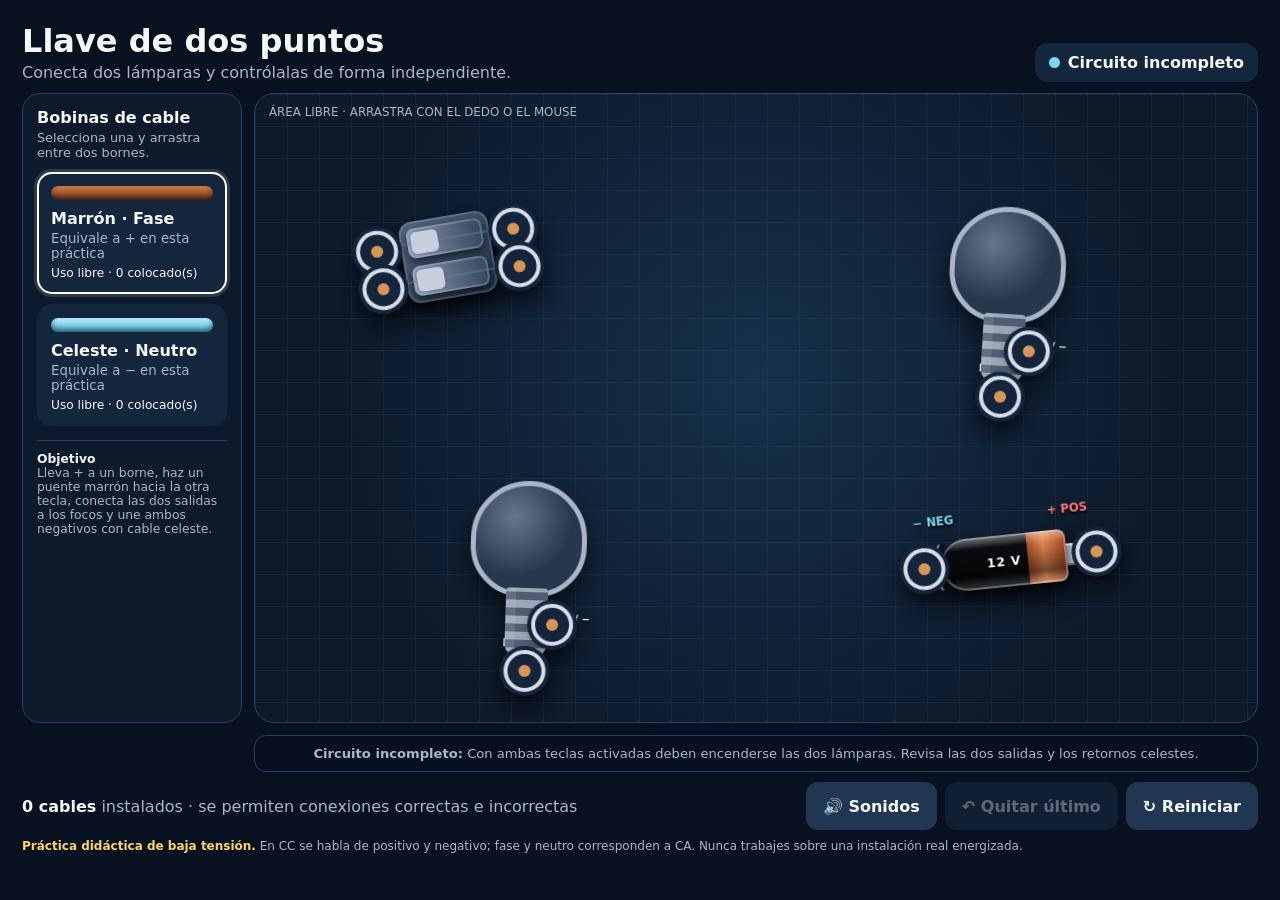
<file: archivos/circuito-llave-doble.html>
<!doctype html><html lang="es"><head><meta charset="utf-8"><meta name="viewport" content="width=device-width,initial-scale=1,viewport-fit=cover"><title>Llave doble y dos lámparas</title>
<style>
:root{color-scheme:dark;--bg:#07111f;--p:#0d1a2b;--p2:#14263c;--tx:#f4f8ff;--mu:#a8b7ca;--br:#b96d3c;--bl:#79d9f1;--gr:#5ce0a0;--yl:#ffd65a}*{box-sizing:border-box}body{margin:0;min-height:100vh;background:var(--bg);color:var(--tx);font-family:system-ui,-apple-system,"Segoe UI",sans-serif;padding:clamp(10px,2vw,22px);overscroll-behavior:none}button{font:inherit}main{max-width:1280px;margin:auto}header{display:flex;align-items:end;justify-content:space-between;gap:14px;margin-bottom:11px}h1{font-size:clamp(1.3rem,2.8vw,2rem);margin:0}header p{margin:3px 0 0;color:var(--mu)}.status{display:flex;gap:8px;align-items:center;padding:10px 14px;background:var(--p2);border-radius:13px;font-weight:650;white-space:nowrap}.status i{width:11px;height:11px;border-radius:50%;background:var(--bl)}.status.ready i{background:var(--yl);box-shadow:0 0 14px #ffd65a99}.status.on i{background:var(--gr);box-shadow:0 0 14px #5ce0a099}
.layout{display:grid;grid-template-columns:220px 1fr;gap:12px}.panel{background:var(--p);border:1px solid #2b425f;border-radius:18px;padding:14px}.panel h2{font-size:1rem;margin:0 0 3px}.panel>p{font-size:.8rem;color:var(--mu);margin:0 0 12px}.challenge{display:grid;grid-template-columns:1fr 1fr;gap:7px;margin-bottom:12px}.challenge button{border:1px solid #385170;border-radius:11px;background:var(--p2);color:var(--mu);padding:9px 5px;font-weight:700}.challenge button[aria-pressed=true]{background:var(--tx);color:var(--bg)}.choice{width:100%;text-align:left;border:2px solid transparent;border-radius:15px;background:var(--p2);color:var(--tx);padding:12px;margin-bottom:10px;min-height:88px;cursor:pointer}.choice[aria-pressed=true]{border-color:#fff;box-shadow:0 0 0 3px #fff2}.choice strong,.choice small{display:block}.choice small{color:var(--mu);margin-top:3px}.sample{display:block;height:14px;border-radius:9px;margin-bottom:9px;box-shadow:inset 0 -3px 5px #0007}.sample.brown{background:linear-gradient(#cf7d47,#71391f)}.sample.blue{background:linear-gradient(#b5efff,#50b6d8)}.left-count{font-size:.76rem;color:var(--tx);display:block;margin-top:5px}.guide{border-top:1px solid #29415f;padding-top:11px;margin-top:4px;color:var(--mu);font-size:.77rem}.guide b{color:var(--tx)}
.board{position:relative;height:min(70vh,700px);min-height:570px;overflow:hidden;border:1px solid #2b425f;border-radius:20px;background:radial-gradient(circle at 50% 45%,#17304b,var(--p) 68%);touch-action:none;user-select:none}.grid{position:absolute;inset:0;background-image:linear-gradient(#2a456544 1px,transparent 1px),linear-gradient(90deg,#2a456544 1px,transparent 1px);background-size:32px 32px}.board-note{position:absolute;top:11px;left:14px;color:var(--mu);font-size:.74rem}
#wires{position:absolute;inset:0;width:100%;height:100%;z-index:3;pointer-events:none}.shadow{fill:none;stroke:#02060cbb;stroke-width:14;stroke-linecap:round}.wire{fill:none;stroke-width:9;stroke-linecap:round;filter:drop-shadow(0 2px 2px #0008)}.wire.brown{stroke:var(--br)}.wire.blue{stroke:var(--bl)}.preview{stroke-dasharray:12 10}.flow{fill:none;stroke:#fff7b0;stroke-width:2.5;stroke-linecap:round;stroke-dasharray:4 18;animation:flow .55s linear infinite}@keyframes flow{to{stroke-dashoffset:-22}}
.device{position:absolute;width:138px;height:108px;z-index:2;display:flex;align-items:center;justify-content:center;filter:drop-shadow(0 13px 12px #0009);transform:translate(-50%,-50%);transition:left .78s cubic-bezier(.22,.8,.25,1),top .78s cubic-bezier(.22,.8,.25,1),transform .78s cubic-bezier(.22,.8,.25,1)}.battery{left:18%;top:58%}.switch{left:50%;top:22%}.lamp{left:82%;top:58%}.title{display:none}
.battery-body{width:94px;height:52px;border-radius:8px;background:linear-gradient(0deg,#252d39,#818da0 18%,#3f4b5d 52%,#9ba6b5 82%,#28313e);display:grid;place-items:center;color:#111925;font-size:.68rem;font-weight:800;position:relative;box-shadow:inset 0 0 0 2px #b9c4d044,inset 8px 0 #d74f4f55,inset -8px 0 #56b9dd55}.battery-body:before,.battery-body:after{content:"";position:absolute;width:8px;height:24px;top:14px;background:linear-gradient(90deg,#d5dbe2,#707c8c);border-radius:3px}.battery-body:before{left:-8px}.battery-body:after{right:-8px}.battery.short .battery-body{animation:danger .3s linear infinite;box-shadow:0 0 24px #ff4949,inset 0 0 0 2px #ff8c8c}@keyframes danger{50%{transform:translateX(3px)}}.pol{position:absolute;font-size:.72rem;font-weight:800;text-shadow:0 2px 3px #000}.pol.pos{left:-1px;top:8px;color:#ff7979}.pol.neg{right:-1px;top:8px;color:var(--bl)}
.toggle{width:90px;height:48px;border:0;border-radius:26px;background:#263a52;padding:5px;display:flex;align-items:center;cursor:pointer}.toggle span{width:38px;height:38px;border-radius:50%;background:#b7c0cd;transition:.18s}.toggle.closed{background:#255e49}.toggle.closed span{transform:translateX(42px);background:var(--gr)}.switch-tip{display:none}.bulb{--level:0;width:58px;height:58px;border:3px solid #aab6c5;border-radius:50% 50% 44% 44%;background:radial-gradient(circle at 36% 30%,#66768b,#27374c 58%);position:relative;transition:.25s}.bulb:before{content:"";position:absolute;left:16px;right:16px;bottom:-32px;height:34px;border-radius:2px 2px 7px 7px;background:repeating-linear-gradient(0deg,#9ca7b5 0 4px,#4f5e72 4px 8px);box-shadow:inset 5px 0 #d8dee522}.bulb:after{content:"";position:absolute;width:14px;height:5px;left:19px;bottom:-37px;border-radius:0 0 5px 5px;background:#c6ced8}.lamp.on .bulb{background:radial-gradient(circle at 36% 30%,#fffbd0,var(--yl) 58%);border-color:#fff0a1;filter:brightness(calc(.55 + var(--level) * .65));box-shadow:0 0 calc(8px + 18px * var(--level)) calc(2px + 8px * var(--level)) #ffd65a88}.contact{position:absolute;font-size:.63rem;font-weight:800;text-shadow:0 2px 3px #000}.contact.l{left:86px;top:90px}.contact.n{right:-1px;top:63px}
.terminal{position:absolute;width:34px;height:34px;border:4px solid #d5deea;border-radius:50%;background:#14243a;box-shadow:0 0 0 4px #14243a,0 3px 10px #0009;z-index:6;touch-action:none;cursor:grab}.terminal:after{content:"";position:absolute;inset:7px;border-radius:50%;background:#d89559}.terminal.connected:after{background:var(--gr)}.terminal.active{box-shadow:0 0 0 7px #56bdf080}.left{left:-17px;top:37px}.right{right:-17px;top:37px}.battery .plus{left:-17px;top:37px}.battery .minus{right:-17px;top:37px}.lamp .left{left:52px;top:91px}.lamp .right{right:8px;top:67px}
.hint{position:absolute;left:50%;bottom:13px;transform:translateX(-50%);width:min(760px,92%);padding:10px 15px;border-radius:12px;border:1px solid #2b435f;background:#07111fee;color:var(--mu);font-size:.82rem;text-align:center;z-index:7;pointer-events:none}.hint.error{background:#421d28ee;color:#ffd1d1;border-color:#ff6969}.hint.ok{background:#12382fee;color:#bfffe0;border-color:var(--gr)}.toolbar{display:flex;align-items:center;justify-content:space-between;gap:12px;margin-top:10px}.actions{display:flex;gap:8px;flex-wrap:wrap}.progress{color:var(--mu)}.progress b{color:var(--tx)}.reset,.undo,.sound{border:0;border-radius:12px;background:#213650;color:var(--tx);font-weight:650;padding:12px 17px;min-height:48px}.sound[aria-pressed=false]{color:var(--mu)}.undo:disabled{opacity:.38}.status.error i{background:#ff6969;box-shadow:0 0 16px #ff696999}.safety{color:var(--mu);font-size:.75rem;margin:9px 0 0}.safety b{color:var(--yl)}
@media(max-width:800px){header{align-items:stretch;flex-direction:column}.status{align-self:flex-start}.layout{grid-template-columns:1fr}.panel{display:grid;grid-template-columns:1fr 1fr;gap:9px}.panel h2,.panel>p,.guide{grid-column:1/-1}.choice{margin:0}.board{height:710px}.battery{left:8%;top:63%}.lamp{right:8%;top:63%}}@media(max-width:520px){.board{height:760px}.device{width:130px;height:100px}.battery{left:50%;top:27%;transform:translateX(-50%)}.switch{top:49%}.lamp{left:50%;right:auto;top:auto;bottom:8%;transform:translateX(-50%)}.choice{min-height:90px;padding:10px}}
 .double-switch{display:flex;align-items:center;justify-content:center}.key-module{display:grid;grid-template-rows:1fr 1fr;gap:8px;padding:7px;background:linear-gradient(145deg,#53667f,#1d2c40);border-radius:13px;box-shadow:inset 0 0 0 2px #aab7c744,0 7px 14px #0009}.key{position:relative;width:76px;height:30px;border:0;border-radius:8px;background:linear-gradient(90deg,#8796aa,#34465e);box-shadow:inset 0 0 0 2px #d0d8e044,0 4px 7px #0008;display:flex;align-items:center;padding:4px}.key:before{content:"";position:absolute;left:-23px;right:-23px;top:14px;height:2px;background:#6d7e93;opacity:.45}.key span{position:relative;width:27px;height:22px;border-radius:5px;background:#c7d0dc;transition:.18s;z-index:1}.key.on span{transform:translateX(41px);background:var(--gr);box-shadow:0 0 10px #5ce0a099}.key.on:before{background:var(--gr);opacity:1;box-shadow:0 0 8px #5ce0a088}.s1a{left:-17px;top:20px}.s1b{right:-17px;top:20px}.s2a{left:-17px;top:58px}.s2b{right:-17px;top:58px}
/* Focos ampliados: el vidrio y la rosca duplican sus dimensiones, pero los bornes
   conservan un área táctil cómoda y quedan sobre los contactos físicos. */
.device.lamp{width:180px;height:210px}
.lamp .bulb{width:116px;height:116px;border-width:5px}
.lamp .bulb:before{left:32px;right:32px;bottom:-64px;height:68px;border-radius:4px 4px 12px 12px;background:repeating-linear-gradient(0deg,#9ca7b5 0 8px,#4f5e72 8px 16px);box-shadow:inset 10px 0 #d8dee522}
.lamp .bulb:after{width:28px;height:10px;left:39px;bottom:-74px;border-radius:0 0 10px 10px}
.lamp .left{left:73px;top:220px}
.lamp .right{left:99px;right:auto;top:173px}
.lamp .contact.l{left:67px;top:204px}.lamp .contact.n{left:126px;right:auto;top:178px}
/* Pila cilíndrica comercial: base negativa plana y tetilla positiva. */
.battery-body{width:126px;height:52px;border-radius:26px 8px 8px 26px;background:linear-gradient(180deg,#ffffff70 0,transparent 22%,#00000077 76%,#ffffff2b 100%),linear-gradient(90deg,#090b0e 0 69%,#a84d28 69%,#e18a50 82%,#a84926 100%);box-shadow:inset 0 0 0 2px #dce3ea55,0 8px 13px #0008;color:#f7f9fc;font-size:.78rem;letter-spacing:.06em;text-shadow:0 2px 3px #000}
.battery-body:before{left:-5px;width:9px;height:46px;top:3px;border-radius:50% 2px 2px 50%;background:linear-gradient(90deg,#707882,#15191f 45%,#050608);box-shadow:inset 2px 0 #d6dbe0aa}
.battery-body:after{right:-13px;width:13px;height:22px;top:15px;border-radius:0 8px 8px 0;background:linear-gradient(90deg,#727b85,#e4e7ea 68%,#858e97);box-shadow:inset 0 2px #fff9,inset 0 -2px #30384088}
.battery .plus{left:145px;right:auto;top:37px}.battery .minus{left:-28px;right:auto;top:37px}
.battery .pol.pos{left:auto;right:-19px;top:1px}.battery .pol.neg{left:-18px;right:auto;top:1px}
/* El diagnóstico ocupa su propia fila y deja libre toda la mesa. */
.hint{position:relative;left:auto;bottom:auto;transform:none;width:auto;grid-column:2;margin:0;align-self:start}
@media(max-width:800px){.hint{grid-column:1}}
</style><link rel="stylesheet" href="mobile-pwa.css"><style>
/* El botón conserva el centro eléctrico de 34 px, pero su caja interactiva
   alcanza 44 px (60 px antes del zoom móvil) y también sirve para calcular
   los límites seguros de la distribución aleatoria. */
.terminal{width:44px;height:44px;padding:0;border:0;background:transparent;box-shadow:none;transform:translate(-5px,-5px);appearance:none}
.terminal::before{content:"";position:absolute;inset:auto;left:50%;top:50%;width:34px;height:34px;transform:translate(-50%,-50%);border:4px solid #d5deea;border-radius:50%;background:#14243a;box-shadow:0 0 0 4px #14243a,0 3px 10px #0009;pointer-events:none}
.terminal::after{content:"";position:absolute;inset:auto;left:50%;top:50%;width:12px;height:12px;transform:translate(-50%,-50%);border-radius:50%;background:#d89559;pointer-events:none}
.terminal.connected::after{background:var(--gr)}
.terminal.active{box-shadow:none}
.terminal.active::before{box-shadow:0 0 0 7px #56bdf080,0 3px 10px #0009}
.s1b,.s2b{transform:translate(5px,-5px)}
@media (max-width:950px) and (orientation:landscape){
  .board .device{pointer-events:none}
  .board .terminal,.board .key{pointer-events:auto}
  .board .terminal{width:60px!important;height:60px!important;min-width:60px!important;min-height:60px!important;transform:translate(-13px,-13px)}
  .board .s1b,.board .s2b{transform:translate(13px,-13px)}
  .board .terminal::before{inset:auto;left:50%;top:50%;width:34px;height:34px;transform:translate(-50%,-50%)}
  .board .key::after{content:"";position:absolute;left:50%;top:50%;width:84px;height:58px;transform:translate(-50%,-50%);background:transparent}
  .board .key-module{gap:28px}
  .board .s1a,.board .s1b{top:8px}.board .s2a,.board .s2b{top:66px}
}
</style></head><body><main>
<header><div><h1>Llave de dos puntos</h1><p>Conecta dos lámparas y contrólalas de forma independiente.</p></div><div id="status" class="status"><i></i><span id="statusText">Cable marrón seleccionado</span></div></header>
<div class="layout"><aside class="panel"><h2>Bobinas de cable</h2><p>Selecciona una y arrastra entre dos bornes.</p>
<button class="choice" data-type="brown" aria-pressed="true"><span class="sample brown"></span><strong>Marrón · Fase</strong><small>Equivale a + en esta práctica</small><span id="brownLeft" class="left-count"></span></button>
<button class="choice" data-type="blue" aria-pressed="false"><span class="sample blue"></span><strong>Celeste · Neutro</strong><small>Equivale a − en esta práctica</small><span id="blueLeft" class="left-count"></span></button>
<div class="guide"><b>Objetivo</b><br>Lleva + a un borne, haz un puente marrón hacia la otra tecla, conecta las dos salidas a los focos y une ambos negativos con cable celeste.</div></aside>
<section id="board" class="board"><div class="grid"></div><div class="board-note">ÁREA LIBRE · ARRASTRA CON EL DEDO O EL MOUSE</div><svg id="wires"></svg>
<div class="device battery"><div class="battery-body">12 V</div><span class="pol pos">+ POS</span><span class="pol neg">− NEG</span><button class="terminal plus" data-id="bat+" aria-label="Positivo de batería"></button><button class="terminal minus" data-id="bat-" aria-label="Negativo de batería"></button><div class="title">Batería · CC · 12 V</div></div>
<div class="device switch double-switch"><span class="switch-tip">2 INTERRUPTORES · 4 BORNES</span><div class="key-module"><button class="key" data-key="1" aria-pressed="false"><span></span></button><button class="key" data-key="2" aria-pressed="false"><span></span></button></div><button class="terminal s1a" data-id="s1a" aria-label="Borne A del interruptor 1"></button><button class="terminal s1b" data-id="s1b" aria-label="Borne B del interruptor 1"></button><button class="terminal s2a" data-id="s2a" aria-label="Borne A del interruptor 2"></button><button class="terminal s2b" data-id="s2b" aria-label="Borne B del interruptor 2"></button><div class="title"></div></div>
<div class="device lamp lamp1"><span class="contact l">L / +</span><span class="contact n">N / −</span><div class="bulb"></div><button class="terminal left" data-id="l1+" aria-label="Positivo de la lámpara 1"></button><button class="terminal right" data-id="l1-" aria-label="Negativo de la lámpara 1"></button><div class="title"></div></div>
<div class="device lamp lamp2"><span class="contact l">L / +</span><span class="contact n">N / −</span><div class="bulb"></div><button class="terminal left" data-id="l2+" aria-label="Positivo de la lámpara 2"></button><button class="terminal right" data-id="l2-" aria-label="Negativo de la lámpara 2"></button><div class="title"></div></div>
</section><div id="hint" class="hint">Cable marrón seleccionado. Arrastra desde el positivo de la batería.</div></div>
<div class="toolbar"><div class="progress"><b id="count">0 cables</b> instalados · se permiten conexiones correctas e incorrectas</div><div class="actions"><button id="sound" class="sound" aria-pressed="true">🔊 Sonidos</button><button id="undo" class="undo" disabled>↶ Quitar último</button><button id="reset" class="reset">↻ Reiniciar</button></div></div>
<p class="safety"><b>Práctica didáctica de baja tensión.</b> En CC se habla de positivo y negativo; fase y neutro corresponden a CA. Nunca trabajes sobre una instalación real energizada.</p>
</main><script>
(()=>{const board=document.querySelector('#board'),svg=document.querySelector('#wires'),keys=[...document.querySelectorAll('.key')],lamps=[...document.querySelectorAll('.lamp')],battery=document.querySelector('.battery'),sw=document.querySelector('.switch'),hint=document.querySelector('#hint'),status=document.querySelector('#status'),statusText=document.querySelector('#statusText'),count=document.querySelector('#count'),undo=document.querySelector('#undo'),sound=document.querySelector('#sound'),terms=[...document.querySelectorAll('.terminal')],choices=[...document.querySelectorAll('.choice')],devices=[battery,sw,...lamps];let selected='brown',links=[],drag=null,keyState=[false,false],audioEnabled=true,audioCtx=null,layoutTargets=new Map(),layoutAnimation=0,resizeFrame=0,lastBoardSize='';const lampDefs=[['l1+','l1-'],['l2+','l2-']],center=e=>{const b=board.getBoundingClientRect(),r=e.getBoundingClientRect();return{x:r.left+r.width/2-b.left,y:r.top+r.height/2-b.top}},term=id=>document.querySelector('[data-id="'+id+'"]');
function audio(){if(!audioEnabled)return null;if(!audioCtx){const A=window.AudioContext||window.webkitAudioContext;if(!A)return null;audioCtx=new A()}if(audioCtx.state==='suspended')audioCtx.resume();return audioCtx}function tone(f,d,type='sine',v=.06,delay=0){const a=audio();if(!a)return;const o=a.createOscillator(),g=a.createGain(),s=a.currentTime+delay;o.type=type;o.frequency.value=f;g.gain.setValueAtTime(.0001,s);g.gain.exponentialRampToValueAtTime(v,s+.012);g.gain.exponentialRampToValueAtTime(.0001,s+d);o.connect(g).connect(a.destination);o.start(s);o.stop(s+d+.02)}function play(n){if(n==='connect'){tone(520,.09);tone(720,.11,'sine',.04,.07)}if(n==='switch'){tone(220,.05,'square',.035);tone(360,.05,'square',.025,.04)}if(n==='success'){tone(523,.16);tone(659,.2,'sine',.04,.1);tone(784,.22,'sine',.035,.2)}if(n==='short'){tone(90,.4,'sawtooth',.075);tone(60,.4,'square',.05,.05)}if(n==='remove'){tone(420,.08);tone(250,.1,'sine',.03,.05)}}
function svgPath(p){return p.length<2?'':'M '+p.map(q=>q.x+' '+q.y).join(' L ')}function makePath(d,c){const p=document.createElementNS('http://www.w3.org/2000/svg','path');p.setAttribute('d',d);p.setAttribute('class',c);svg.append(p)}function linkPoints(l){const r=board.getBoundingClientRect(),p=l.points.map(q=>({x:q.x*r.width,y:q.y*r.height}));p[0]=center(term(l.a));p[p.length-1]=center(term(l.b));return p}
function electricalPath(start,end,state){const g={};function edge(a,b,index){(g[a]??=[]).push({to:b,index,dir:1});(g[b]??=[]).push({to:a,index,dir:-1})}links.forEach((l,i)=>edge(l.a,l.b,i));if(state[0])edge('s1a','s1b',null);if(state[1])edge('s2a','s2b',null);const q=[start],seen=new Set([start]),prev={};while(q.length){const n=q.shift();if(n===end)break;for(const e of g[n]||[])if(!seen.has(e.to)){seen.add(e.to);prev[e.to]={from:n,index:e.index,dir:e.dir};q.push(e.to)}}if(!seen.has(end))return[];const out=[];for(let n=end;n!==start;){const p=prev[n];if(p.index!==null)out.push({index:p.index,dir:p.dir});n=p.from}return out.reverse()}
function energizedDirections(state){const g={},depth={'bat+':0},q=['bat+'];function edge(a,b){(g[a]??=[]).push(b);(g[b]??=[]).push(a)}links.forEach(l=>edge(l.a,l.b));if(state[0])edge('s1a','s1b');if(state[1])edge('s2a','s2b');while(q.length){const n=q.shift();for(const x of g[n]||[])if(depth[x]===undefined){depth[x]=depth[n]+1;q.push(x)}}const active=new Map();links.forEach((l,i)=>{if(depth[l.a]!==undefined&&depth[l.b]!==undefined)active.set(i,depth[l.a]<=depth[l.b]?1:-1)});return active}
function draw(){svg.replaceChildren();const active=energizedDirections(keyState);links.forEach((l,i)=>{let pts=linkPoints(l),d=svgPath(pts);makePath(d,'shadow');makePath(d,'wire '+l.type);if(active.has(i)){if(active.get(i)<0)pts=pts.slice().reverse();makePath(svgPath(pts),'flow')}});if(drag){const d=svgPath(drag.points);makePath(d,'shadow');makePath(d,'wire '+drag.type+' preview')}}
function select(t){selected=t;choices.forEach(c=>c.setAttribute('aria-pressed',String(c.dataset.type===t)));update()}choices.forEach(c=>c.onclick=()=>select(c.dataset.type));function start(e){audio();const el=e.currentTarget;e.preventDefault();el.setPointerCapture?.(e.pointerId);drag={start:el,type:selected,id:e.pointerId,points:[center(el)]};el.classList.add('active');draw()}function move(e){if(!drag||drag.id!==e.pointerId)return;const b=board.getBoundingClientRect(),p={x:e.clientX-b.left,y:e.clientY-b.top},last=drag.points.at(-1);if(Math.hypot(p.x-last.x,p.y-last.y)>6)drag.points.push(p);draw()}function end(e){if(!drag||drag.id!==e.pointerId)return;const from=drag.start,last=drag.points.at(-1);let dest=null,best=68;for(const t of terms){if(t===from)continue;const p=center(t),d=Math.hypot(p.x-last.x,p.y-last.y);if(d<best){best=d;dest=t}}from.classList.remove('active');if(dest){const b=board.getBoundingClientRect();drag.points.push(center(dest));links.push({a:from.dataset.id,b:dest.dataset.id,type:drag.type,points:drag.points.map(p=>({x:p.x/b.width,y:p.y/b.height}))});play('connect')}drag=null;update();if(solve(keyState).short)play('short');draw()}
function solve(state){const ids=terms.map(t=>t.dataset.id),parent=Object.fromEntries(ids.map(x=>[x,x])),find=x=>parent[x]===x?x:(parent[x]=find(parent[x])),join=(a,b)=>{a=find(a);b=find(b);if(a!==b)parent[b]=a};links.forEach(l=>join(l.a,l.b));if(state[0])join('s1a','s1b');if(state[1])join('s2a','s2b');const pr=find('bat+'),nr=find('bat-'),short=pr===nr;if(short)return{short:true,metrics:lampDefs.map(()=>({v:0,rel:0,bypassed:false,reverse:false})),totalI:0};const edges=lampDefs.map(d=>({a:find(d[0]),b:find(d[1])})),roots=[...new Set([pr,nr,...edges.flatMap(e=>[e.a,e.b])])],v=Object.fromEntries(roots.map(r=>[r,r===pr?12:0]));for(let k=0;k<120;k++)for(const r of roots){if(r===pr||r===nr)continue;let sum=0,g=0;for(const e of edges){if(e.a===r&&e.b!==r){sum+=v[e.b]/12;g+=1/12}if(e.b===r&&e.a!==r){sum+=v[e.a]/12;g+=1/12}}if(g)v[r]=sum/g}const metrics=edges.map(e=>{const dv=v[e.a]-v[e.b];return{v:dv,rel:dv*dv/144,bypassed:e.a===e.b,reverse:dv<-.15}});let totalI=0;for(const e of edges){if(e.a===pr)totalI+=(v[e.a]-v[e.b])/12;if(e.b===pr)totalI+=(v[e.b]-v[e.a])/12}return{short:false,metrics,totalI:Math.abs(totalI)}}
function diagnose(){const now=solve(keyState),off=solve([false,false]),a=solve([true,false]),b=solve([false,true]),both=solve([true,true]),lit=s=>s.metrics.map(m=>m.rel>.01),set1=['s1a','s1b'],set2=['s2a','s2b'];let cls='hint',head='',text='';const la=lit(a),lb=lit(b),l2=lit(both),bridge=links.find(l=>(set1.includes(l.a)&&set2.includes(l.b))||(set1.includes(l.b)&&set2.includes(l.a))),feeds=links.filter(l=>l.a==='bat+'||l.b==='bat+'),feed=feeds.length===1?feeds[0]:null,feedEnd=feed?(feed.a==='bat+'?feed.b:feed.a):'',bridgeUsesFeed=bridge&&(bridge.a===feedEnd||bridge.b===feedEnd),wrongColor=links.some(l=>l.type==='brown'&&[l.a,l.b].some(x=>x==='bat-'||x==='l1-'||x==='l2-')||l.type==='blue'&&[l.a,l.b].some(x=>x==='bat+'||x.startsWith('s')||x==='l1+'||x==='l2+'));
if(now.short){cls='hint error';head='CORTOCIRCUITO';text='Una tecla o un puente une directamente + con −. Retira el último cable antes de continuar.'}
else if([a,b,both].some(s=>s.short)){cls='hint error';head='Corto potencial';text='Alguna posición de las teclas produce un cortocircuito. Cada interruptor debe unir solamente sus propios dos bornes.'}
else if(lit(off).some(Boolean)){head='Lámpara directa';text='Una lámpara queda encendida con las dos teclas apagadas: el cable positivo evita el interruptor.'}
else if(l2.filter(Boolean).length<2){head='Circuito incompleto';text='Con ambas teclas activadas deben encenderse las dos lámparas. Revisa las dos salidas y los retornos celestes.'}
else if((la[0]&&la[1])||(lb[0]&&lb[1])){head='Teclas acopladas';text='Una sola tecla enciende ambas lámparas. Cada salida debe llegar únicamente al positivo de su propio foco.'}
else if(la.filter(Boolean).length===1&&lb.filter(Boolean).length===1&&la[0]!==lb[0]){
 if(!bridge){head='Falta el puente de fase';text='El circuito funciona, pero debes unir externamente con cable marrón un borne de la primera tecla con un borne de la segunda.'}
 else if(feeds.length!==1||!set1.concat(set2).includes(feedEnd)){head='Alimentación positiva incorrecta';text='Debe salir un único cable marrón desde + de la batería hacia un borne de la llave.'}
 else if(!bridgeUsesFeed){head='Puente en los bornes equivocados';text='El puente marrón debe partir exactamente del mismo borne que recibe el positivo de la batería.'}
 else if(wrongColor){head='Colores incorrectos';text='Usa marrón para positivo, puente y salidas; usa celeste desde − de la batería hasta los negativos de ambos focos.'}
 else if(both.metrics.some(m=>m.reverse)){head='Polaridad invertida';text='El control independiente funciona, pero el positivo llega a la rosca de una lámpara.'}
 else{cls='hint ok';head='Conexión correcta';text='La batería alimenta una tecla, el puente lleva + a la segunda, cada salida controla un foco y ambos negativos regresan con celeste.'}}
else if(both.metrics.every(m=>m.rel>.15&&m.rel<.4)){head='Lámparas en serie';text='Las lámparas quedaron encadenadas y reciben cerca de 6 V. Deben formar dos circuitos controlados independientes.'}
else{head='Conexión cruzada';text='Comprueba los cuatro bornes: dos pertenecen a la primera tecla y dos a la segunda. No existe conexión común interna.'}return{now,cls,head,text}}
function update(){const d=diagnose();lamps.forEach((l,i)=>{const m=d.now.metrics[i],level=Math.min(1,Math.sqrt(m.rel));l.classList.toggle('on',m.rel>.01);l.querySelector('.bulb').style.setProperty('--level',level.toFixed(2))});battery.classList.toggle('short',d.now.short);keys.forEach((k,i)=>{k.classList.toggle('on',keyState[i]);k.setAttribute('aria-pressed',String(keyState[i]))});status.className='status'+(d.now.short?' error':d.cls==='hint ok'?' on':links.length?' ready':'');statusText.textContent=d.head;hint.className=d.cls;hint.innerHTML='<strong>'+d.head+':</strong> '+d.text;count.textContent=links.length+' cable'+(links.length===1?'':'s');undo.disabled=!links.length;document.querySelector('#brownLeft').textContent='Uso libre · '+links.filter(l=>l.type==='brown').length+' colocado(s)';document.querySelector('#blueLeft').textContent='Uso libre · '+links.filter(l=>l.type==='blue').length+' colocado(s)';terms.forEach(t=>t.classList.toggle('connected',links.some(l=>l.a===t.dataset.id||l.b===t.dataset.id)))}
function shuffle(items){const out=[...items];for(let i=out.length-1;i>0;i--){const j=Math.floor(Math.random()*(i+1));[out[i],out[j]]=[out[j],out[i]]}return out}
function between(min,max){return min+Math.random()*(max-min)}
function measureDevice(device){const probe=device.cloneNode(true);probe.removeAttribute('id');probe.querySelectorAll('[id]').forEach(el=>el.removeAttribute('id'));probe.setAttribute('aria-hidden','true');probe.style.visibility='hidden';probe.style.pointerEvents='none';probe.style.transition='none';probe.style.right='auto';probe.style.bottom='auto';probe.style.transform='translate(-50%,-50%) rotate(0deg)';board.append(probe);const boardBox=board.getBoundingClientRect();function sample(left,top){probe.style.left=left+'px';probe.style.top=top+'px';const r=probe.getBoundingClientRect();return{x:r.left+r.width/2-boardBox.left,y:r.top+r.height/2-boardBox.top}}const a=sample(80,80),x2=sample(180,80),y2=sample(80,180),sx=(x2.x-a.x)/100||1,sy=(y2.y-a.y)/100||1,anchor=y2,points=[];[probe,...probe.querySelectorAll('*')].forEach(el=>{const r=el.getBoundingClientRect();if(r.width<.5&&r.height<.5)return;points.push([r.left-anchor.x-boardBox.left,r.top-anchor.y-boardBox.top],[r.right-anchor.x-boardBox.left,r.top-anchor.y-boardBox.top],[r.right-anchor.x-boardBox.left,r.bottom-anchor.y-boardBox.top],[r.left-anchor.x-boardBox.left,r.bottom-anchor.y-boardBox.top])});probe.remove();return{sx,sy,ix:a.x-sx*80,iy:y2.y-sy*180,points}}
function rotatedFootprint(model,degrees){const angle=degrees*Math.PI/180,c=Math.cos(angle),s=Math.sin(angle);let minX=Infinity,maxX=-Infinity,minY=Infinity,maxY=-Infinity;model.points.forEach(([x,y])=>{const rx=x*c-y*s,ry=x*s+y*c;minX=Math.min(minX,rx);maxX=Math.max(maxX,rx);minY=Math.min(minY,ry);maxY=Math.max(maxY,ry)});return{left:Math.max(0,-minX),right:Math.max(0,maxX),top:Math.max(0,-minY),bottom:Math.max(0,maxY)}}
function createLayoutTargets(){const box=board.getBoundingClientRect(),compact=box.height<430,targets=new Map();if(compact){const mirror=Math.random()<.5,lampSlots=shuffle([.12,.88]),batteryX=mirror?.62:.38,switchX=mirror?.32:.68;lamps.forEach((device,i)=>targets.set(device,{fx:lampSlots[i],fy:.35+between(-.01,.01),rot:0}));targets.set(battery,{fx:batteryX,fy:.78+between(-.01,.01),rot:0});targets.set(sw,{fx:switchX,fy:.78+between(-.01,.01),rot:0})}else{const slots=shuffle([[.18,.25],[.78,.24],[.27,.72],[.73,.72]]);devices.forEach((device,i)=>targets.set(device,{fx:slots[i][0]+between(-.035,.035),fy:slots[i][1]+between(-.04,.04),rot:between(-12,12)}))}return targets}
function followLayout(duration=850){const token=++layoutAnimation,end=performance.now()+duration;function frame(){if(token!==layoutAnimation)return;draw();if(performance.now()<end)requestAnimationFrame(frame)}requestAnimationFrame(frame)}
function applyLayout(animate=true){if(!layoutTargets.size)return;const box=board.getBoundingClientRect(),models=new Map(devices.map(device=>[device,measureDevice(device)])),gap=6;if(!animate)devices.forEach(device=>device.style.transition='none');layoutTargets.forEach((target,device)=>{const model=models.get(device),foot=rotatedFootprint(model,target.rot),minX=gap+foot.left,maxX=box.width-gap-foot.right,minY=gap+foot.top,maxY=box.height-gap-foot.bottom,wantedX=target.fx*box.width,wantedY=target.fy*box.height,x=minX<=maxX?Math.max(minX,Math.min(maxX,wantedX)):(minX+maxX)/2,y=minY<=maxY?Math.max(minY,Math.min(maxY,wantedY)):(minY+maxY)/2;device.style.left=((x-model.ix)/model.sx)+'px';device.style.top=((y-model.iy)/model.sy)+'px';device.style.right='auto';device.style.bottom='auto';device.style.transform='translate(-50%,-50%) rotate('+target.rot.toFixed(2)+'deg)'});if(!animate){void board.offsetWidth;requestAnimationFrame(()=>devices.forEach(device=>device.style.removeProperty('transition')))}followLayout(animate?850:0)}
function randomLayout(){const first=!layoutTargets.size;layoutTargets=createLayoutTargets();applyLayout(!first)}function reset(){links=[];drag=null;keyState=[false,false];randomLayout();update();draw()}
terms.forEach(t=>t.addEventListener('pointerdown',start));board.addEventListener('pointermove',move);board.addEventListener('pointerup',end);board.addEventListener('pointercancel',end);keys.forEach((k,i)=>k.onclick=()=>{keyState[i]=!keyState[i];play('switch');update();const d=diagnose();if(d.now.short)play('short');else if(d.cls==='hint ok')play('success');draw()});undo.onclick=()=>{if(links.length){links.pop();play('remove');update();draw()}};sound.onclick=()=>{audioEnabled=!audioEnabled;sound.setAttribute('aria-pressed',String(audioEnabled));sound.textContent=audioEnabled?'🔊 Sonidos':'🔇 Silenciado'};document.querySelector('#reset').onclick=()=>{play('remove');reset()};new ResizeObserver(()=>{draw();const size=board.clientWidth+'x'+board.clientHeight;if(size===lastBoardSize)return;lastBoardSize=size;cancelAnimationFrame(resizeFrame);resizeFrame=requestAnimationFrame(()=>applyLayout(true))}).observe(board);reset()})();
</script></body></html>
</file>
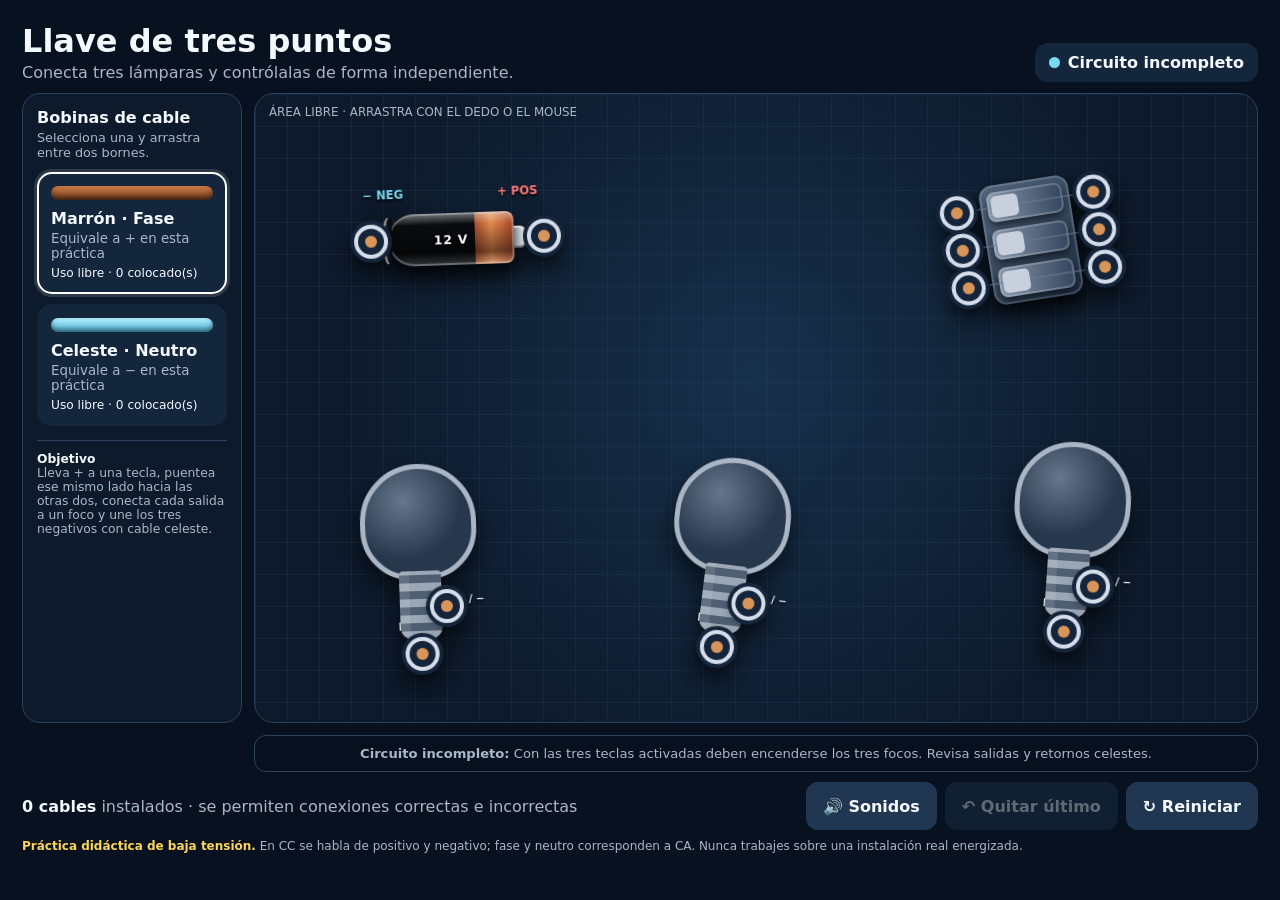
<file: archivos/circuito-llave-triple.html>
<!doctype html><html lang="es"><head><meta charset="utf-8"><meta name="viewport" content="width=device-width,initial-scale=1,viewport-fit=cover"><title>Llave triple y tres lámparas</title>
<style>
:root{color-scheme:dark;--bg:#07111f;--p:#0d1a2b;--p2:#14263c;--tx:#f4f8ff;--mu:#a8b7ca;--br:#b96d3c;--bl:#79d9f1;--gr:#5ce0a0;--yl:#ffd65a}*{box-sizing:border-box}body{margin:0;min-height:100vh;background:var(--bg);color:var(--tx);font-family:system-ui,-apple-system,"Segoe UI",sans-serif;padding:clamp(10px,2vw,22px);overscroll-behavior:none}button{font:inherit}main{max-width:1280px;margin:auto}header{display:flex;align-items:end;justify-content:space-between;gap:14px;margin-bottom:11px}h1{font-size:clamp(1.3rem,2.8vw,2rem);margin:0}header p{margin:3px 0 0;color:var(--mu)}.status{display:flex;gap:8px;align-items:center;padding:10px 14px;background:var(--p2);border-radius:13px;font-weight:650;white-space:nowrap}.status i{width:11px;height:11px;border-radius:50%;background:var(--bl)}.status.ready i{background:var(--yl);box-shadow:0 0 14px #ffd65a99}.status.on i{background:var(--gr);box-shadow:0 0 14px #5ce0a099}
.layout{display:grid;grid-template-columns:220px 1fr;gap:12px}.panel{background:var(--p);border:1px solid #2b425f;border-radius:18px;padding:14px}.panel h2{font-size:1rem;margin:0 0 3px}.panel>p{font-size:.8rem;color:var(--mu);margin:0 0 12px}.challenge{display:grid;grid-template-columns:1fr 1fr;gap:7px;margin-bottom:12px}.challenge button{border:1px solid #385170;border-radius:11px;background:var(--p2);color:var(--mu);padding:9px 5px;font-weight:700}.challenge button[aria-pressed=true]{background:var(--tx);color:var(--bg)}.choice{width:100%;text-align:left;border:2px solid transparent;border-radius:15px;background:var(--p2);color:var(--tx);padding:12px;margin-bottom:10px;min-height:88px;cursor:pointer}.choice[aria-pressed=true]{border-color:#fff;box-shadow:0 0 0 3px #fff2}.choice strong,.choice small{display:block}.choice small{color:var(--mu);margin-top:3px}.sample{display:block;height:14px;border-radius:9px;margin-bottom:9px;box-shadow:inset 0 -3px 5px #0007}.sample.brown{background:linear-gradient(#cf7d47,#71391f)}.sample.blue{background:linear-gradient(#b5efff,#50b6d8)}.left-count{font-size:.76rem;color:var(--tx);display:block;margin-top:5px}.guide{border-top:1px solid #29415f;padding-top:11px;margin-top:4px;color:var(--mu);font-size:.77rem}.guide b{color:var(--tx)}
.board{position:relative;height:min(70vh,700px);min-height:570px;overflow:hidden;border:1px solid #2b425f;border-radius:20px;background:radial-gradient(circle at 50% 45%,#17304b,var(--p) 68%);touch-action:none;user-select:none}.grid{position:absolute;inset:0;background-image:linear-gradient(#2a456544 1px,transparent 1px),linear-gradient(90deg,#2a456544 1px,transparent 1px);background-size:32px 32px}.board-note{position:absolute;top:11px;left:14px;color:var(--mu);font-size:.74rem}
#wires{position:absolute;inset:0;width:100%;height:100%;z-index:3;pointer-events:none}.shadow{fill:none;stroke:#02060cbb;stroke-width:14;stroke-linecap:round}.wire{fill:none;stroke-width:9;stroke-linecap:round;filter:drop-shadow(0 2px 2px #0008)}.wire.brown{stroke:var(--br)}.wire.blue{stroke:var(--bl)}.preview{stroke-dasharray:12 10}.flow{fill:none;stroke:#fff7b0;stroke-width:2.5;stroke-linecap:round;stroke-dasharray:4 18;animation:flow .55s linear infinite}@keyframes flow{to{stroke-dashoffset:-22}}
.device{position:absolute;width:138px;height:108px;z-index:2;display:flex;align-items:center;justify-content:center;filter:drop-shadow(0 13px 12px #0009);transform:translate(-50%,-50%);transition:left .78s cubic-bezier(.22,.8,.25,1),top .78s cubic-bezier(.22,.8,.25,1),transform .78s cubic-bezier(.22,.8,.25,1)}.battery{left:18%;top:58%}.switch{left:50%;top:22%}.lamp{left:82%;top:58%}.title{display:none}
.battery-body{width:94px;height:52px;border-radius:8px;background:linear-gradient(0deg,#252d39,#818da0 18%,#3f4b5d 52%,#9ba6b5 82%,#28313e);display:grid;place-items:center;color:#111925;font-size:.68rem;font-weight:800;position:relative;box-shadow:inset 0 0 0 2px #b9c4d044,inset 8px 0 #d74f4f55,inset -8px 0 #56b9dd55}.battery-body:before,.battery-body:after{content:"";position:absolute;width:8px;height:24px;top:14px;background:linear-gradient(90deg,#d5dbe2,#707c8c);border-radius:3px}.battery-body:before{left:-8px}.battery-body:after{right:-8px}.battery.short .battery-body{animation:danger .3s linear infinite;box-shadow:0 0 24px #ff4949,inset 0 0 0 2px #ff8c8c}@keyframes danger{50%{transform:translateX(3px)}}.pol{position:absolute;font-size:.72rem;font-weight:800;text-shadow:0 2px 3px #000}.pol.pos{left:-1px;top:8px;color:#ff7979}.pol.neg{right:-1px;top:8px;color:var(--bl)}
.toggle{width:90px;height:48px;border:0;border-radius:26px;background:#263a52;padding:5px;display:flex;align-items:center;cursor:pointer}.toggle span{width:38px;height:38px;border-radius:50%;background:#b7c0cd;transition:.18s}.toggle.closed{background:#255e49}.toggle.closed span{transform:translateX(42px);background:var(--gr)}.switch-tip{display:none}.bulb{--level:0;width:58px;height:58px;border:3px solid #aab6c5;border-radius:50% 50% 44% 44%;background:radial-gradient(circle at 36% 30%,#66768b,#27374c 58%);position:relative;transition:.25s}.bulb:before{content:"";position:absolute;left:16px;right:16px;bottom:-32px;height:34px;border-radius:2px 2px 7px 7px;background:repeating-linear-gradient(0deg,#9ca7b5 0 4px,#4f5e72 4px 8px);box-shadow:inset 5px 0 #d8dee522}.bulb:after{content:"";position:absolute;width:14px;height:5px;left:19px;bottom:-37px;border-radius:0 0 5px 5px;background:#c6ced8}.lamp.on .bulb{background:radial-gradient(circle at 36% 30%,#fffbd0,var(--yl) 58%);border-color:#fff0a1;filter:brightness(calc(.55 + var(--level) * .65));box-shadow:0 0 calc(8px + 18px * var(--level)) calc(2px + 8px * var(--level)) #ffd65a88}.contact{position:absolute;font-size:.63rem;font-weight:800;text-shadow:0 2px 3px #000}.contact.l{left:86px;top:90px}.contact.n{right:-1px;top:63px}
.terminal{position:absolute;width:34px;height:34px;border:4px solid #d5deea;border-radius:50%;background:#14243a;box-shadow:0 0 0 4px #14243a,0 3px 10px #0009;z-index:6;touch-action:none;cursor:grab}.terminal:after{content:"";position:absolute;inset:7px;border-radius:50%;background:#d89559}.terminal.connected:after{background:var(--gr)}.terminal.active{box-shadow:0 0 0 7px #56bdf080}.left{left:-17px;top:37px}.right{right:-17px;top:37px}.battery .plus{left:-17px;top:37px}.battery .minus{right:-17px;top:37px}.lamp .left{left:52px;top:91px}.lamp .right{right:8px;top:67px}
.hint{position:absolute;left:50%;bottom:13px;transform:translateX(-50%);width:min(760px,92%);padding:10px 15px;border-radius:12px;border:1px solid #2b435f;background:#07111fee;color:var(--mu);font-size:.82rem;text-align:center;z-index:7;pointer-events:none}.hint.error{background:#421d28ee;color:#ffd1d1;border-color:#ff6969}.hint.ok{background:#12382fee;color:#bfffe0;border-color:var(--gr)}.toolbar{display:flex;align-items:center;justify-content:space-between;gap:12px;margin-top:10px}.actions{display:flex;gap:8px;flex-wrap:wrap}.progress{color:var(--mu)}.progress b{color:var(--tx)}.reset,.undo,.sound{border:0;border-radius:12px;background:#213650;color:var(--tx);font-weight:650;padding:12px 17px;min-height:48px}.sound[aria-pressed=false]{color:var(--mu)}.undo:disabled{opacity:.38}.status.error i{background:#ff6969;box-shadow:0 0 16px #ff696999}.safety{color:var(--mu);font-size:.75rem;margin:9px 0 0}.safety b{color:var(--yl)}
@media(max-width:800px){header{align-items:stretch;flex-direction:column}.status{align-self:flex-start}.layout{grid-template-columns:1fr}.panel{display:grid;grid-template-columns:1fr 1fr;gap:9px}.panel h2,.panel>p,.guide{grid-column:1/-1}.choice{margin:0}.board{height:710px}.battery{left:8%;top:63%}.lamp{right:8%;top:63%}}@media(max-width:520px){.board{height:760px}.device{width:130px;height:100px}.battery{left:50%;top:27%;transform:translateX(-50%)}.switch{top:49%}.lamp{left:50%;right:auto;top:auto;bottom:8%;transform:translateX(-50%)}.choice{min-height:90px;padding:10px}}
 .triple-switch{display:flex;align-items:center;justify-content:center;height:150px}.key-module{display:grid;grid-template-rows:repeat(3,1fr);gap:8px;padding:7px;background:linear-gradient(145deg,#53667f,#1d2c40);border-radius:13px;box-shadow:inset 0 0 0 2px #aab7c744,0 7px 14px #0009}.key{position:relative;width:76px;height:30px;border:0;border-radius:8px;background:linear-gradient(90deg,#8796aa,#34465e);box-shadow:inset 0 0 0 2px #d0d8e044,0 4px 7px #0008;display:flex;align-items:center;padding:4px}.key:before{content:"";position:absolute;left:-23px;right:-23px;top:14px;height:2px;background:#6d7e93;opacity:.45}.key span{position:relative;width:27px;height:22px;border-radius:5px;background:#c7d0dc;transition:.18s;z-index:1}.key.on span{transform:translateX(41px);background:var(--gr);box-shadow:0 0 10px #5ce0a099}.key.on:before{background:var(--gr);opacity:1;box-shadow:0 0 8px #5ce0a088}.s1a{left:-17px;top:20px}.s1b{right:-17px;top:20px}.s2a{left:-17px;top:58px}.s2b{right:-17px;top:58px}.s3a{left:-17px;top:96px}.s3b{right:-17px;top:96px}
/* Focos ampliados: el vidrio y la rosca duplican sus dimensiones, pero los bornes
   conservan un área táctil cómoda y quedan sobre los contactos físicos. */
.device.lamp{width:180px;height:210px}
.lamp .bulb{width:116px;height:116px;border-width:5px}
.lamp .bulb:before{left:32px;right:32px;bottom:-64px;height:68px;border-radius:4px 4px 12px 12px;background:repeating-linear-gradient(0deg,#9ca7b5 0 8px,#4f5e72 8px 16px);box-shadow:inset 10px 0 #d8dee522}
.lamp .bulb:after{width:28px;height:10px;left:39px;bottom:-74px;border-radius:0 0 10px 10px}
.lamp .left{left:73px;top:220px}
.lamp .right{left:99px;right:auto;top:173px}
.lamp .contact.l{left:67px;top:204px}.lamp .contact.n{left:126px;right:auto;top:178px}
/* Pila cilíndrica comercial: base negativa plana y tetilla positiva. */
.battery-body{width:126px;height:52px;border-radius:26px 8px 8px 26px;background:linear-gradient(180deg,#ffffff70 0,transparent 22%,#00000077 76%,#ffffff2b 100%),linear-gradient(90deg,#090b0e 0 69%,#a84d28 69%,#e18a50 82%,#a84926 100%);box-shadow:inset 0 0 0 2px #dce3ea55,0 8px 13px #0008;color:#f7f9fc;font-size:.78rem;letter-spacing:.06em;text-shadow:0 2px 3px #000}
.battery-body:before{left:-5px;width:9px;height:46px;top:3px;border-radius:50% 2px 2px 50%;background:linear-gradient(90deg,#707882,#15191f 45%,#050608);box-shadow:inset 2px 0 #d6dbe0aa}
.battery-body:after{right:-13px;width:13px;height:22px;top:15px;border-radius:0 8px 8px 0;background:linear-gradient(90deg,#727b85,#e4e7ea 68%,#858e97);box-shadow:inset 0 2px #fff9,inset 0 -2px #30384088}
.battery .plus{left:145px;right:auto;top:37px}.battery .minus{left:-28px;right:auto;top:37px}
.battery .pol.pos{left:auto;right:-19px;top:1px}.battery .pol.neg{left:-18px;right:auto;top:1px}
/* El diagnóstico ocupa su propia fila y deja libre toda la mesa. */
.hint{position:relative;left:auto;bottom:auto;transform:none;width:auto;grid-column:2;margin:0;align-self:start}
@media(max-width:800px){.hint{grid-column:1}}
@media(max-width:950px) and (orientation:landscape){.device{pointer-events:none}.device .terminal,.device .key{pointer-events:auto}.terminal:before{content:"";position:absolute;inset:-13px!important;border-radius:50%}}
</style><link rel="stylesheet" href="mobile-pwa.css"><style>
@media(max-width:950px) and (orientation:landscape){
 .terminal{width:60px!important;height:60px!important;min-width:60px!important;min-height:60px!important;padding:0;border:0;background:transparent;box-shadow:none;transform:translate(-13px,-13px);appearance:none}
 .terminal::before{content:"";position:absolute;inset:auto;left:50%;top:50%;width:34px;height:34px;transform:translate(-50%,-50%);border:4px solid #d5deea;border-radius:50%;background:#14243a;box-shadow:0 0 0 4px #14243a,0 3px 10px #0009;pointer-events:none}
 .terminal::after{content:"";position:absolute;inset:auto;left:50%;top:50%;width:12px;height:12px;transform:translate(-50%,-50%);border-radius:50%;background:#d89559;pointer-events:none}
 .terminal.connected::after{background:var(--gr)}.terminal.active{box-shadow:none}.terminal.active::before{box-shadow:0 0 0 7px #56bdf080,0 3px 10px #0009}
 .s1b,.s2b,.s3b{transform:translate(13px,-13px)}
 .key::after{content:"";position:absolute;left:50%;top:50%;width:84px;height:58px;transform:translate(-50%,-50%);background:transparent}
 .key-module{gap:28px}.s1a,.s1b{top:0}.s2a,.s2b{top:58px}.s3a,.s3b{top:116px}
}
</style></head><body><main>
<header><div><h1>Llave de tres puntos</h1><p>Conecta tres lámparas y contrólalas de forma independiente.</p></div><div id="status" class="status"><i></i><span id="statusText">Cable marrón seleccionado</span></div></header>
<div class="layout"><aside class="panel"><h2>Bobinas de cable</h2><p>Selecciona una y arrastra entre dos bornes.</p>
<button class="choice" data-type="brown" aria-pressed="true"><span class="sample brown"></span><strong>Marrón · Fase</strong><small>Equivale a + en esta práctica</small><span id="brownLeft" class="left-count"></span></button>
<button class="choice" data-type="blue" aria-pressed="false"><span class="sample blue"></span><strong>Celeste · Neutro</strong><small>Equivale a − en esta práctica</small><span id="blueLeft" class="left-count"></span></button>
<div class="guide"><b>Objetivo</b><br>Lleva + a una tecla, puentea ese mismo lado hacia las otras dos, conecta cada salida a un foco y une los tres negativos con cable celeste.</div></aside>
<section id="board" class="board"><div class="grid"></div><div class="board-note">ÁREA LIBRE · ARRASTRA CON EL DEDO O EL MOUSE</div><svg id="wires"></svg>
<div class="device battery"><div class="battery-body">12 V</div><span class="pol pos">+ POS</span><span class="pol neg">− NEG</span><button class="terminal plus" data-id="bat+" aria-label="Positivo de batería"></button><button class="terminal minus" data-id="bat-" aria-label="Negativo de batería"></button><div class="title">Batería · CC · 12 V</div></div>
<div class="device switch triple-switch"><div class="key-module"><button class="key" data-key="1" aria-pressed="false" aria-label="Interruptor 1"><span></span></button><button class="key" data-key="2" aria-pressed="false" aria-label="Interruptor 2"><span></span></button><button class="key" data-key="3" aria-pressed="false" aria-label="Interruptor 3"><span></span></button></div><button class="terminal s1a" data-id="s1a" aria-label="Borne A del interruptor 1"></button><button class="terminal s1b" data-id="s1b" aria-label="Borne B del interruptor 1"></button><button class="terminal s2a" data-id="s2a" aria-label="Borne A del interruptor 2"></button><button class="terminal s2b" data-id="s2b" aria-label="Borne B del interruptor 2"></button><button class="terminal s3a" data-id="s3a" aria-label="Borne A del interruptor 3"></button><button class="terminal s3b" data-id="s3b" aria-label="Borne B del interruptor 3"></button><div class="title"></div></div>
<div class="device lamp lamp1"><span class="contact l">L / +</span><span class="contact n">N / −</span><div class="bulb"></div><button class="terminal left" data-id="l1+" aria-label="Positivo de la lámpara 1"></button><button class="terminal right" data-id="l1-" aria-label="Negativo de la lámpara 1"></button><div class="title"></div></div>
<div class="device lamp lamp2"><span class="contact l">L / +</span><span class="contact n">N / −</span><div class="bulb"></div><button class="terminal left" data-id="l2+" aria-label="Positivo de la lámpara 2"></button><button class="terminal right" data-id="l2-" aria-label="Negativo de la lámpara 2"></button><div class="title"></div></div>
<div class="device lamp lamp3"><span class="contact l">L / +</span><span class="contact n">N / −</span><div class="bulb"></div><button class="terminal left" data-id="l3+" aria-label="Positivo de la lámpara 3"></button><button class="terminal right" data-id="l3-" aria-label="Negativo de la lámpara 3"></button><div class="title"></div></div>
</section><div id="hint" class="hint">Cable marrón seleccionado. Arrastra desde el positivo de la batería.</div></div>
<div class="toolbar"><div class="progress"><b id="count">0 cables</b> instalados · se permiten conexiones correctas e incorrectas</div><div class="actions"><button id="sound" class="sound" aria-pressed="true">🔊 Sonidos</button><button id="undo" class="undo" disabled>↶ Quitar último</button><button id="reset" class="reset">↻ Reiniciar</button></div></div>
<p class="safety"><b>Práctica didáctica de baja tensión.</b> En CC se habla de positivo y negativo; fase y neutro corresponden a CA. Nunca trabajes sobre una instalación real energizada.</p>
</main><script>
(()=>{const board=document.querySelector('#board'),svg=document.querySelector('#wires'),keys=[...document.querySelectorAll('.key')],lamps=[...document.querySelectorAll('.lamp')],battery=document.querySelector('.battery'),sw=document.querySelector('.switch'),hint=document.querySelector('#hint'),status=document.querySelector('#status'),statusText=document.querySelector('#statusText'),count=document.querySelector('#count'),undo=document.querySelector('#undo'),sound=document.querySelector('#sound'),terms=[...document.querySelectorAll('.terminal')],choices=[...document.querySelectorAll('.choice')];let selected='brown',links=[],drag=null,keyState=[false,false,false],audioEnabled=true,audioCtx=null;const lampDefs=[['l1+','l1-'],['l2+','l2-'],['l3+','l3-']],switchDefs=[['s1a','s1b'],['s2a','s2b'],['s3a','s3b']],center=e=>{const b=board.getBoundingClientRect(),r=e.getBoundingClientRect();return{x:r.left+r.width/2-b.left,y:r.top+r.height/2-b.top}},term=id=>document.querySelector('[data-id="'+id+'"]');
function audio(){if(!audioEnabled)return null;if(!audioCtx){const A=window.AudioContext||window.webkitAudioContext;if(!A)return null;audioCtx=new A()}if(audioCtx.state==='suspended')audioCtx.resume();return audioCtx}function tone(f,d,type='sine',v=.06,delay=0){const a=audio();if(!a)return;const o=a.createOscillator(),g=a.createGain(),s=a.currentTime+delay;o.type=type;o.frequency.value=f;g.gain.setValueAtTime(.0001,s);g.gain.exponentialRampToValueAtTime(v,s+.012);g.gain.exponentialRampToValueAtTime(.0001,s+d);o.connect(g).connect(a.destination);o.start(s);o.stop(s+d+.02)}function play(n){if(n==='connect'){tone(520,.09);tone(720,.11,'sine',.04,.07)}if(n==='switch'){tone(220,.05,'square',.035);tone(360,.05,'square',.025,.04)}if(n==='success'){tone(523,.16);tone(659,.2,'sine',.04,.1);tone(784,.22,'sine',.035,.2)}if(n==='short'){tone(90,.4,'sawtooth',.075);tone(60,.4,'square',.05,.05)}if(n==='remove'){tone(420,.08);tone(250,.1,'sine',.03,.05)}}
function svgPath(p){return p.length<2?'':'M '+p.map(q=>q.x+' '+q.y).join(' L ')}function makePath(d,c){const p=document.createElementNS('http://www.w3.org/2000/svg','path');p.setAttribute('d',d);p.setAttribute('class',c);svg.append(p)}function linkPoints(l){const r=board.getBoundingClientRect(),p=l.points.map(q=>({x:q.x*r.width,y:q.y*r.height}));p[0]=center(term(l.a));p[p.length-1]=center(term(l.b));return p}
function electricalPath(start,end,state){const g={};function edge(a,b,index){(g[a]??=[]).push({to:b,index,dir:1});(g[b]??=[]).push({to:a,index,dir:-1})}links.forEach((l,i)=>edge(l.a,l.b,i));switchDefs.forEach((d,i)=>{if(state[i])edge(d[0],d[1],null)});const q=[start],seen=new Set([start]),prev={};while(q.length){const n=q.shift();if(n===end)break;for(const e of g[n]||[])if(!seen.has(e.to)){seen.add(e.to);prev[e.to]={from:n,index:e.index,dir:e.dir};q.push(e.to)}}if(!seen.has(end))return[];const out=[];for(let n=end;n!==start;){const p=prev[n];if(p.index!==null)out.push({index:p.index,dir:p.dir});n=p.from}return out.reverse()}
function energizedDirections(state){const g={},depth={'bat+':0},q=['bat+'];function edge(a,b){(g[a]??=[]).push(b);(g[b]??=[]).push(a)}links.forEach(l=>edge(l.a,l.b));switchDefs.forEach((d,i)=>{if(state[i])edge(d[0],d[1])});while(q.length){const n=q.shift();for(const x of g[n]||[])if(depth[x]===undefined){depth[x]=depth[n]+1;q.push(x)}}const active=new Map();links.forEach((l,i)=>{if(depth[l.a]!==undefined&&depth[l.b]!==undefined)active.set(i,depth[l.a]<=depth[l.b]?1:-1)});return active}
function draw(){svg.replaceChildren();const active=energizedDirections(keyState);links.forEach((l,i)=>{let pts=linkPoints(l),d=svgPath(pts);makePath(d,'shadow');makePath(d,'wire '+l.type);if(active.has(i)){if(active.get(i)<0)pts=pts.slice().reverse();makePath(svgPath(pts),'flow')}});if(drag){const d=svgPath(drag.points);makePath(d,'shadow');makePath(d,'wire '+drag.type+' preview')}}
function select(t){selected=t;choices.forEach(c=>c.setAttribute('aria-pressed',String(c.dataset.type===t)));update()}choices.forEach(c=>c.onclick=()=>select(c.dataset.type));function start(e){audio();const el=e.currentTarget;e.preventDefault();el.setPointerCapture?.(e.pointerId);drag={start:el,type:selected,id:e.pointerId,points:[center(el)]};el.classList.add('active');draw()}function move(e){if(!drag||drag.id!==e.pointerId)return;const b=board.getBoundingClientRect(),p={x:e.clientX-b.left,y:e.clientY-b.top},last=drag.points.at(-1);if(Math.hypot(p.x-last.x,p.y-last.y)>6)drag.points.push(p);draw()}function end(e){if(!drag||drag.id!==e.pointerId)return;const from=drag.start,last=drag.points.at(-1);let dest=null,best=68;for(const t of terms){if(t===from)continue;const p=center(t),d=Math.hypot(p.x-last.x,p.y-last.y);if(d<best){best=d;dest=t}}from.classList.remove('active');if(dest){const b=board.getBoundingClientRect();drag.points.push(center(dest));links.push({a:from.dataset.id,b:dest.dataset.id,type:drag.type,points:drag.points.map(p=>({x:p.x/b.width,y:p.y/b.height}))});play('connect')}drag=null;update();if(solve(keyState).short)play('short');draw()}
function solve(state){const ids=terms.map(t=>t.dataset.id),parent=Object.fromEntries(ids.map(x=>[x,x])),find=x=>parent[x]===x?x:(parent[x]=find(parent[x])),join=(a,b)=>{a=find(a);b=find(b);if(a!==b)parent[b]=a};links.forEach(l=>join(l.a,l.b));switchDefs.forEach((d,i)=>{if(state[i])join(d[0],d[1])});const pr=find('bat+'),nr=find('bat-'),short=pr===nr;if(short)return{short:true,metrics:lampDefs.map(()=>({v:0,rel:0,bypassed:false,reverse:false})),totalI:0};const edges=lampDefs.map(d=>({a:find(d[0]),b:find(d[1])})),roots=[...new Set([pr,nr,...edges.flatMap(e=>[e.a,e.b])])],v=Object.fromEntries(roots.map(r=>[r,r===pr?12:0]));for(let k=0;k<120;k++)for(const r of roots){if(r===pr||r===nr)continue;let sum=0,g=0;for(const e of edges){if(e.a===r&&e.b!==r){sum+=v[e.b]/12;g+=1/12}if(e.b===r&&e.a!==r){sum+=v[e.a]/12;g+=1/12}}if(g)v[r]=sum/g}const metrics=edges.map(e=>{const dv=v[e.a]-v[e.b];return{v:dv,rel:dv*dv/144,bypassed:e.a===e.b,reverse:dv<-.15}});let totalI=0;for(const e of edges){if(e.a===pr)totalI+=(v[e.a]-v[e.b])/12;if(e.b===pr)totalI+=(v[e.b]-v[e.a])/12}return{short:false,metrics,totalI:Math.abs(totalI)}}
function diagnose(){const now=solve(keyState),off=solve([false,false,false]),single=[[true,false,false],[false,true,false],[false,false,true]].map(solve),all=solve([true,true,true]),lit=s=>s.metrics.map(m=>m.rel>.01),offLit=lit(off),singleLit=single.map(lit),allLit=lit(all);let cls='hint',head='',text='';
 const g={};links.forEach(l=>{(g[l.a]??=[]).push(l.b);(g[l.b]??=[]).push(l.a)});const reached=new Set(['bat+']),q=['bat+'];while(q.length){const n=q.shift();for(const x of g[n]||[])if(!reached.has(x)){reached.add(x);q.push(x)}}const powered=switchDefs.map(d=>d.filter(x=>reached.has(x))),feeds=links.filter(l=>l.a==='bat+'||l.b==='bat+'),bridges=links.filter(l=>switchDefs.some((a,i)=>switchDefs.some((b,j)=>j>i&&((a.includes(l.a)&&b.includes(l.b))||(a.includes(l.b)&&b.includes(l.a)))))),independent=singleLit.every(x=>x.filter(Boolean).length===1)&&new Set(singleLit.map(x=>x.findIndex(Boolean))).size===3,wrongColor=links.some(l=>l.type==='brown'&&[l.a,l.b].some(x=>x==='bat-'||/^l[123]-$/.test(x))||l.type==='blue'&&[l.a,l.b].some(x=>x==='bat+'||x.startsWith('s')||/^l[123]\+$/.test(x)));
 if(now.short){cls='hint error';head='CORTOCIRCUITO';text='Una tecla o un puente une directamente + con −. Retira el último cable antes de continuar.'}
 else if([...single,all].some(s=>s.short)){cls='hint error';head='Corto potencial';text='Alguna tecla puede unir + y − directamente. Revisa las tres salidas antes de accionarlas.'}
 else if(offLit.some(Boolean)){head='Lámpara directa';text='Hay una lámpara alimentada con las tres teclas apagadas: su positivo está evitando el interruptor.'}
 else if(allLit.filter(Boolean).length<3){head='Circuito incompleto';text='Con las tres teclas activadas deben encenderse los tres focos. Revisa salidas y retornos celestes.'}
 else if(singleLit.some(x=>x.filter(Boolean).length>1)){head='Teclas acopladas';text='Una sola tecla controla más de un foco. Cada salida debe llegar únicamente al positivo de su propia lámpara.'}
 else if(independent){
  if(feeds.length!==1||!switchDefs.flat().includes(feeds[0].a==='bat+'?feeds[0].b:feeds[0].a)){head='Alimentación positiva incorrecta';text='Debe salir un único cable marrón desde + de la batería hacia un borne del módulo.'}
  else if(bridges.length<2||powered.some(x=>x.length!==1)){head='Faltan puentes de fase';text='Los tres bornes de entrada deben compartir + mediante dos puentes marrones, sin unir ambos bornes de una misma tecla.'}
  else if(wrongColor){head='Colores incorrectos';text='Usa marrón para positivo, puentes y salidas; celeste para los tres retornos negativos.'}
  else if(all.metrics.some(m=>m.reverse)){head='Polaridad invertida';text='El control funciona, pero el positivo llega a la rosca de uno o más focos. Invierte esos bornes.'}
  else{cls='hint ok';head='Conexión correcta';text='Un positivo común alimenta las tres teclas, cada salida controla su propio foco y los tres negativos regresan con celeste.'}}
 else if(all.metrics.every(m=>m.rel>.05&&m.rel<.2)){head='Lámparas en serie';text='Los tres focos quedaron encadenados. Deben formar tres ramas controladas de manera independiente.'}
 else{head='Conexión cruzada';text='Cada tecla posee dos bornes propios y no hay unión común interna. Revisa los seis bornes y los dos puentes externos.'}return{now,cls,head,text}}
function update(){const d=diagnose();lamps.forEach((l,i)=>{const m=d.now.metrics[i],level=Math.min(1,Math.sqrt(m.rel));l.classList.toggle('on',m.rel>.01);l.querySelector('.bulb').style.setProperty('--level',level.toFixed(2))});battery.classList.toggle('short',d.now.short);keys.forEach((k,i)=>{k.classList.toggle('on',keyState[i]);k.setAttribute('aria-pressed',String(keyState[i]))});status.className='status'+(d.now.short?' error':d.cls==='hint ok'?' on':links.length?' ready':'');statusText.textContent=d.head;hint.className=d.cls;hint.innerHTML='<strong>'+d.head+':</strong> '+d.text;count.textContent=links.length+' cable'+(links.length===1?'':'s');undo.disabled=!links.length;document.querySelector('#brownLeft').textContent='Uso libre · '+links.filter(l=>l.type==='brown').length+' colocado(s)';document.querySelector('#blueLeft').textContent='Uso libre · '+links.filter(l=>l.type==='blue').length+' colocado(s)';terms.forEach(t=>t.classList.toggle('connected',links.some(l=>l.a===t.dataset.id||l.b===t.dataset.id)))}
function randomLayout(){
 const mobile=matchMedia('(max-width:950px) and (orientation:landscape)').matches;
 if(!mobile){
  const topSlots=[[18,22],[78,22]].sort(()=>Math.random()-.5),lampSlots=[[18,67],[50,67],[82,67]].sort(()=>Math.random()-.5),place=(d,a,jx,jy)=>{const rot=Math.round(Math.random()*24-12);d.style.left=(a[0]+Math.random()*jx-jx/2)+'%';d.style.top=(a[1]+Math.random()*jy-jy/2)+'%';d.style.right='auto';d.style.bottom='auto';d.style.transform='translate(-50%,-50%) rotate('+rot+'deg)'};place(battery,topSlots[0],7,7);place(sw,topSlots[1],7,7);lamps.forEach((lamp,i)=>place(lamp,lampSlots[i],5,5));
 }else{
  const mirror=Math.random()<.5,headSlots=mirror?[[90,50],[62,50]]:[[10,50],[38,50]],lampSlots=(mirror?[[47,50],[27,50],[7,50]]:[[53,50],[73,50],[93,50]]).sort(()=>Math.random()-.5);
  const placeSafe=(device,anchor)=>{
   const oldStyle=getComputedStyle(device),oldLeft=oldStyle.left,oldTop=oldStyle.top,oldTransform=oldStyle.transform;
   device.getAnimations().forEach(animation=>animation.cancel());
   const x=anchor[0]+(Math.random()*2-1),y=anchor[1]+(Math.random()*3-1.5),rotation=0;
   let offsetX=0,offsetY=0;
   device.style.transition='none';device.style.right='auto';device.style.bottom='auto';device.style.transform='translate(-50%,-50%) rotate('+rotation+'deg)';
   const applyPosition=()=>{device.style.left='calc('+x+'% + '+offsetX+'px)';device.style.top='calc('+y+'% + '+offsetY+'px)'};
   const visibleBounds=()=>{const r=device.getBoundingClientRect(),bounds={left:r.left-4,right:r.right+4,top:r.top-4,bottom:r.bottom+4};device.querySelectorAll('*').forEach(element=>{const er=element.getBoundingClientRect();if(!er.width&&!er.height)return;if(element.classList.contains('terminal')){const cx=er.left+er.width/2,cy=er.top+er.height/2;bounds.left=Math.min(bounds.left,cx-22);bounds.right=Math.max(bounds.right,cx+22);bounds.top=Math.min(bounds.top,cy-22);bounds.bottom=Math.max(bounds.bottom,cy+22)}else{bounds.left=Math.min(bounds.left,er.left-2);bounds.right=Math.max(bounds.right,er.right+2);bounds.top=Math.min(bounds.top,er.top-2);bounds.bottom=Math.max(bounds.bottom,er.bottom+2)}});return bounds};
   applyPosition();
   for(let pass=0;pass<3;pass++){const br=board.getBoundingClientRect(),b=visibleBounds(),zoom=parseFloat(getComputedStyle(device).zoom)||1;let dx=0,dy=0;if(b.left<br.left+6)dx=br.left+6-b.left;if(b.right+dx>br.right-6)dx+=br.right-6-(b.right+dx);if(b.top<br.top+6)dy=br.top+6-b.top;if(b.bottom+dy>br.bottom-6)dy+=br.bottom-6-(b.bottom+dy);if(Math.abs(dx)<.5&&Math.abs(dy)<.5)break;offsetX+=dx/zoom;offsetY+=dy/zoom;applyPosition()}
   const finalStyle=getComputedStyle(device),finalLeft=finalStyle.left,finalTop=finalStyle.top,finalTransform=finalStyle.transform;device.style.transition='';
   device.animate([{left:oldLeft,top:oldTop,transform:oldTransform},{left:finalLeft,top:finalTop,transform:finalTransform}],{duration:780,easing:'cubic-bezier(.22,.8,.25,1)'})
  };
  placeSafe(battery,headSlots[0]);placeSafe(sw,headSlots[1]);lamps.forEach((lamp,i)=>placeSafe(lamp,lampSlots[i]));
 }
 const end=performance.now()+900;function follow(){draw();if(performance.now()<end)requestAnimationFrame(follow)}follow()
}function reset(){links=[];drag=null;keyState=[false,false,false];randomLayout();update();draw()}
terms.forEach(t=>t.addEventListener('pointerdown',start));board.addEventListener('pointermove',move);board.addEventListener('pointerup',end);board.addEventListener('pointercancel',end);keys.forEach((k,i)=>k.onclick=()=>{keyState[i]=!keyState[i];play('switch');update();const d=diagnose();if(d.now.short)play('short');else if(d.cls==='hint ok')play('success');draw()});undo.onclick=()=>{if(links.length){links.pop();play('remove');update();draw()}};sound.onclick=()=>{audioEnabled=!audioEnabled;sound.setAttribute('aria-pressed',String(audioEnabled));sound.textContent=audioEnabled?'🔊 Sonidos':'🔇 Silenciado'};document.querySelector('#reset').onclick=()=>{play('remove');reset()};let observedBoardSize=board.clientWidth+'x'+board.clientHeight,reflowFrame=0;new ResizeObserver(()=>{draw();const size=board.clientWidth+'x'+board.clientHeight;if(size===observedBoardSize)return;observedBoardSize=size;cancelAnimationFrame(reflowFrame);reflowFrame=requestAnimationFrame(()=>{if(matchMedia('(max-width:950px) and (orientation:landscape)').matches)randomLayout()})}).observe(board);reset()})();
</script></body></html>
</file>
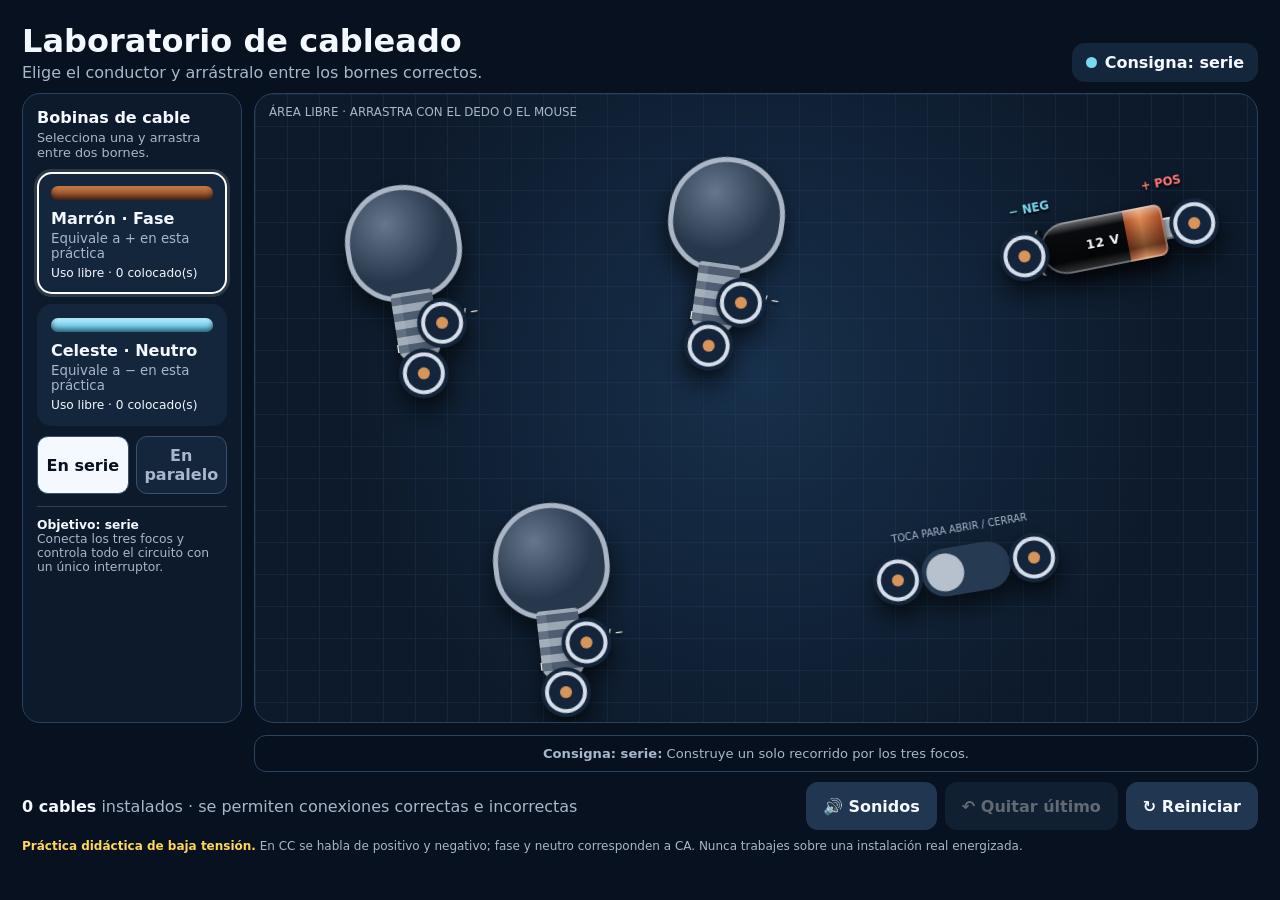
<file: archivos/circuito-tactil.html>
<!doctype html><html lang="es"><head><meta charset="utf-8"><meta name="viewport" content="width=device-width,initial-scale=1,viewport-fit=cover"><title>Laboratorio táctil de circuitos</title>
<style>
:root{color-scheme:dark;--bg:#07111f;--p:#0d1a2b;--p2:#14263c;--tx:#f4f8ff;--mu:#a8b7ca;--br:#b96d3c;--bl:#79d9f1;--gr:#5ce0a0;--yl:#ffd65a}*{box-sizing:border-box}body{margin:0;min-height:100vh;background:var(--bg);color:var(--tx);font-family:system-ui,-apple-system,"Segoe UI",sans-serif;padding:clamp(10px,2vw,22px);overscroll-behavior:none}button{font:inherit}main{max-width:1280px;margin:auto}header{display:flex;align-items:end;justify-content:space-between;gap:14px;margin-bottom:11px}h1{font-size:clamp(1.3rem,2.8vw,2rem);margin:0}header p{margin:3px 0 0;color:var(--mu)}.status{display:flex;gap:8px;align-items:center;padding:10px 14px;background:var(--p2);border-radius:13px;font-weight:650;white-space:nowrap}.status i{width:11px;height:11px;border-radius:50%;background:var(--bl)}.status.ready i{background:var(--yl);box-shadow:0 0 14px #ffd65a99}.status.on i{background:var(--gr);box-shadow:0 0 14px #5ce0a099}
.layout{display:grid;grid-template-columns:220px 1fr;gap:12px}.panel{background:var(--p);border:1px solid #2b425f;border-radius:18px;padding:14px}.panel h2{font-size:1rem;margin:0 0 3px}.panel>p{font-size:.8rem;color:var(--mu);margin:0 0 12px}.challenge{display:grid;grid-template-columns:1fr 1fr;gap:7px;margin-bottom:12px}.challenge button{border:1px solid #385170;border-radius:11px;background:var(--p2);color:var(--mu);padding:9px 5px;font-weight:700}.challenge button[aria-pressed=true]{background:var(--tx);color:var(--bg)}.choice{width:100%;text-align:left;border:2px solid transparent;border-radius:15px;background:var(--p2);color:var(--tx);padding:12px;margin-bottom:10px;min-height:88px;cursor:pointer}.choice[aria-pressed=true]{border-color:#fff;box-shadow:0 0 0 3px #fff2}.choice strong,.choice small{display:block}.choice small{color:var(--mu);margin-top:3px}.sample{display:block;height:14px;border-radius:9px;margin-bottom:9px;box-shadow:inset 0 -3px 5px #0007}.sample.brown{background:linear-gradient(#cf7d47,#71391f)}.sample.blue{background:linear-gradient(#b5efff,#50b6d8)}.left-count{font-size:.76rem;color:var(--tx);display:block;margin-top:5px}.guide{border-top:1px solid #29415f;padding-top:11px;margin-top:4px;color:var(--mu);font-size:.77rem}.guide b{color:var(--tx)}
.board{position:relative;height:min(70vh,700px);min-height:570px;overflow:hidden;border:1px solid #2b425f;border-radius:20px;background:radial-gradient(circle at 50% 45%,#17304b,var(--p) 68%);touch-action:none;user-select:none}.grid{position:absolute;inset:0;background-image:linear-gradient(#2a456544 1px,transparent 1px),linear-gradient(90deg,#2a456544 1px,transparent 1px);background-size:32px 32px}.board-note{position:absolute;top:11px;left:14px;color:var(--mu);font-size:.74rem}
#wires{position:absolute;inset:0;width:100%;height:100%;z-index:3;pointer-events:none}.shadow{fill:none;stroke:#02060cbb;stroke-width:14;stroke-linecap:round}.wire{fill:none;stroke-width:9;stroke-linecap:round;filter:drop-shadow(0 2px 2px #0008)}.wire.brown{stroke:var(--br)}.wire.blue{stroke:var(--bl)}.preview{stroke-dasharray:12 10}.flow{fill:none;stroke:#fff7b0;stroke-width:2.5;stroke-linecap:round;stroke-dasharray:4 18;animation:flow .55s linear infinite}@keyframes flow{to{stroke-dashoffset:-22}}
.device{position:absolute;width:138px;height:108px;z-index:2;display:flex;align-items:center;justify-content:center;filter:drop-shadow(0 13px 12px #0009);transform:translate(-50%,-50%);transition:left .78s cubic-bezier(.22,.8,.25,1),top .78s cubic-bezier(.22,.8,.25,1),transform .78s cubic-bezier(.22,.8,.25,1)}.battery{left:18%;top:58%}.switch{left:50%;top:22%}.lamp{left:82%;top:58%}.title{display:none}
.battery-body{width:94px;height:52px;border-radius:8px;background:linear-gradient(0deg,#252d39,#818da0 18%,#3f4b5d 52%,#9ba6b5 82%,#28313e);display:grid;place-items:center;color:#111925;font-size:.68rem;font-weight:800;position:relative;box-shadow:inset 0 0 0 2px #b9c4d044,inset 8px 0 #d74f4f55,inset -8px 0 #56b9dd55}.battery-body:before,.battery-body:after{content:"";position:absolute;width:8px;height:24px;top:14px;background:linear-gradient(90deg,#d5dbe2,#707c8c);border-radius:3px}.battery-body:before{left:-8px}.battery-body:after{right:-8px}.battery.short .battery-body{animation:danger .3s linear infinite;box-shadow:0 0 24px #ff4949,inset 0 0 0 2px #ff8c8c}@keyframes danger{50%{transform:translateX(3px)}}.pol{position:absolute;font-size:.72rem;font-weight:800;text-shadow:0 2px 3px #000}.pol.pos{left:-1px;top:8px;color:#ff7979}.pol.neg{right:-1px;top:8px;color:var(--bl)}
.toggle{width:90px;height:48px;border:0;border-radius:26px;background:#263a52;padding:5px;display:flex;align-items:center;cursor:pointer}.toggle span{width:38px;height:38px;border-radius:50%;background:#b7c0cd;transition:.18s}.toggle.closed{background:#255e49}.toggle.closed span{transform:translateX(42px);background:var(--gr)}.switch-tip{position:absolute;top:7px;color:var(--mu);font-size:.61rem}.bulb{--level:0;width:58px;height:58px;border:3px solid #aab6c5;border-radius:50% 50% 44% 44%;background:radial-gradient(circle at 36% 30%,#66768b,#27374c 58%);position:relative;transition:.25s}.bulb:before{content:"";position:absolute;left:16px;right:16px;bottom:-32px;height:34px;border-radius:2px 2px 7px 7px;background:repeating-linear-gradient(0deg,#9ca7b5 0 4px,#4f5e72 4px 8px);box-shadow:inset 5px 0 #d8dee522}.bulb:after{content:"";position:absolute;width:14px;height:5px;left:19px;bottom:-37px;border-radius:0 0 5px 5px;background:#c6ced8}.lamp.on .bulb{background:radial-gradient(circle at 36% 30%,#fffbd0,var(--yl) 58%);border-color:#fff0a1;filter:brightness(calc(.55 + var(--level) * .65));box-shadow:0 0 calc(8px + 18px * var(--level)) calc(2px + 8px * var(--level)) #ffd65a88}.contact{position:absolute;font-size:.63rem;font-weight:800;text-shadow:0 2px 3px #000}.contact.l{left:86px;top:90px}.contact.n{right:-1px;top:63px}
.terminal{position:absolute;width:34px;height:34px;border:4px solid #d5deea;border-radius:50%;background:#14243a;box-shadow:0 0 0 4px #14243a,0 3px 10px #0009;z-index:6;touch-action:none;cursor:grab}.terminal:after{content:"";position:absolute;inset:7px;border-radius:50%;background:#d89559}.terminal.connected:after{background:var(--gr)}.terminal.active{box-shadow:0 0 0 7px #56bdf080}.left{left:-17px;top:37px}.right{right:-17px;top:37px}.battery .plus{left:-17px;top:37px}.battery .minus{right:-17px;top:37px}.lamp .left{left:52px;top:91px}.lamp .right{right:8px;top:67px}
.hint{position:absolute;left:50%;bottom:13px;transform:translateX(-50%);width:min(760px,92%);padding:10px 15px;border-radius:12px;border:1px solid #2b435f;background:#07111fee;color:var(--mu);font-size:.82rem;text-align:center;z-index:7;pointer-events:none}.hint.error{background:#421d28ee;color:#ffd1d1;border-color:#ff6969}.hint.ok{background:#12382fee;color:#bfffe0;border-color:var(--gr)}.toolbar{display:flex;align-items:center;justify-content:space-between;gap:12px;margin-top:10px}.actions{display:flex;gap:8px;flex-wrap:wrap}.progress{color:var(--mu)}.progress b{color:var(--tx)}.reset,.undo,.sound{border:0;border-radius:12px;background:#213650;color:var(--tx);font-weight:650;padding:12px 17px;min-height:48px}.sound[aria-pressed=false]{color:var(--mu)}.undo:disabled{opacity:.38}.status.error i{background:#ff6969;box-shadow:0 0 16px #ff696999}.safety{color:var(--mu);font-size:.75rem;margin:9px 0 0}.safety b{color:var(--yl)}
@media(max-width:800px){header{align-items:stretch;flex-direction:column}.status{align-self:flex-start}.layout{grid-template-columns:1fr}.panel{display:grid;grid-template-columns:1fr 1fr;gap:9px}.panel h2,.panel>p,.guide{grid-column:1/-1}.choice{margin:0}.board{height:710px}.battery{left:8%;top:63%}.lamp{right:8%;top:63%}}@media(max-width:520px){.board{height:760px}.device{width:130px;height:100px}.battery{left:50%;top:27%;transform:translateX(-50%)}.switch{top:49%}.lamp{left:50%;right:auto;top:auto;bottom:8%;transform:translateX(-50%)}.choice{min-height:90px;padding:10px}}
/* Focos ampliados: el vidrio y la rosca duplican sus dimensiones, pero los bornes
   conservan un área táctil cómoda y quedan sobre los contactos físicos. */
.device.lamp{width:180px;height:210px}
.lamp .bulb{width:116px;height:116px;border-width:5px}
.lamp .bulb:before{left:32px;right:32px;bottom:-64px;height:68px;border-radius:4px 4px 12px 12px;background:repeating-linear-gradient(0deg,#9ca7b5 0 8px,#4f5e72 8px 16px);box-shadow:inset 10px 0 #d8dee522}
.lamp .bulb:after{width:28px;height:10px;left:39px;bottom:-74px;border-radius:0 0 10px 10px}
.lamp .left{left:73px;top:220px}
.lamp .right{left:99px;right:auto;top:173px}
.lamp .contact.l{left:67px;top:204px}.lamp .contact.n{left:126px;right:auto;top:178px}
/* Pila cilíndrica comercial: base negativa plana y tetilla positiva. */
.battery-body{width:126px;height:52px;border-radius:26px 8px 8px 26px;background:linear-gradient(180deg,#ffffff70 0,transparent 22%,#00000077 76%,#ffffff2b 100%),linear-gradient(90deg,#090b0e 0 69%,#a84d28 69%,#e18a50 82%,#a84926 100%);box-shadow:inset 0 0 0 2px #dce3ea55,0 8px 13px #0008;color:#f7f9fc;font-size:.78rem;letter-spacing:.06em;text-shadow:0 2px 3px #000}
.battery-body:before{left:-5px;width:9px;height:46px;top:3px;border-radius:50% 2px 2px 50%;background:linear-gradient(90deg,#707882,#15191f 45%,#050608);box-shadow:inset 2px 0 #d6dbe0aa}
.battery-body:after{right:-13px;width:13px;height:22px;top:15px;border-radius:0 8px 8px 0;background:linear-gradient(90deg,#727b85,#e4e7ea 68%,#858e97);box-shadow:inset 0 2px #fff9,inset 0 -2px #30384088}
.battery .plus{left:145px;right:auto;top:37px}.battery .minus{left:-28px;right:auto;top:37px}
.battery .pol.pos{left:auto;right:-19px;top:1px}.battery .pol.neg{left:-18px;right:auto;top:1px}
/* El diagnóstico ocupa su propia fila y deja libre toda la mesa. */
.hint{position:relative;left:auto;bottom:auto;transform:none;width:auto;grid-column:2;margin:0;align-self:start}
@media(max-width:800px){.hint{grid-column:1}}
</style><link rel="stylesheet" href="mobile-pwa.css"><style>
/* El botón conserva el centro eléctrico de 34 px, pero su caja interactiva
   alcanza 44 px (60 px antes del zoom móvil) y también sirve para calcular
   los límites seguros de la distribución aleatoria. */
.terminal{width:44px;height:44px;padding:0;border:0;background:transparent;box-shadow:none;transform:translate(-5px,-5px);appearance:none}
.terminal::before{content:"";position:absolute;inset:auto;left:50%;top:50%;width:34px;height:34px;transform:translate(-50%,-50%);border:4px solid #d5deea;border-radius:50%;background:#14243a;box-shadow:0 0 0 4px #14243a,0 3px 10px #0009;pointer-events:none}
.terminal::after{content:"";position:absolute;inset:auto;left:50%;top:50%;width:12px;height:12px;transform:translate(-50%,-50%);border-radius:50%;background:#d89559;pointer-events:none}
.terminal.connected::after{background:var(--gr)}
.terminal.active{box-shadow:none}
.terminal.active::before{box-shadow:0 0 0 7px #56bdf080,0 3px 10px #0009}
.switch .right{transform:translate(5px,-5px)}
@media (max-width:950px) and (orientation:landscape){
  .board .device{pointer-events:none}
  .board .terminal,.board .toggle{pointer-events:auto}
  .board .terminal{width:60px!important;height:60px!important;min-width:60px!important;min-height:60px!important;transform:translate(-13px,-13px)}
  .board .switch .right{transform:translate(13px,-13px)}
  .board .terminal::before{inset:auto;left:50%;top:50%;width:34px;height:34px;transform:translate(-50%,-50%)}
  .board .toggle{position:relative}
  .board .toggle::after{content:"";position:absolute;left:50%;top:50%;width:90px;height:58px;transform:translate(-50%,-50%);background:transparent}
}
</style></head><body><main>
<header><div><h1>Laboratorio de cableado</h1><p>Elige el conductor y arrástralo entre los bornes correctos.</p></div><div id="status" class="status"><i></i><span id="statusText">Cable marrón seleccionado</span></div></header>
<div class="layout"><aside class="panel"><h2>Bobinas de cable</h2><p>Selecciona una y arrastra entre dos bornes.</p>
<button class="choice" data-type="brown" aria-pressed="true"><span class="sample brown"></span><strong>Marrón · Fase</strong><small>Equivale a + en esta práctica</small><span id="brownLeft" class="left-count"></span></button>
<button class="choice" data-type="blue" aria-pressed="false"><span class="sample blue"></span><strong>Celeste · Neutro</strong><small>Equivale a − en esta práctica</small><span id="blueLeft" class="left-count"></span></button>
<div class="challenge" aria-label="Consigna"><button data-mode="series" aria-pressed="true">En serie</button><button data-mode="parallel" aria-pressed="false">En paralelo</button></div>
<div class="guide"><b id="goalText">Objetivo: serie</b><br>Conecta los tres focos y controla todo el circuito con un único interruptor.</div></aside>
<section id="board" class="board"><div class="grid"></div><div class="board-note">ÁREA LIBRE · ARRASTRA CON EL DEDO O EL MOUSE</div><svg id="wires"></svg>
<div class="device battery"><div class="battery-body">12 V</div><span class="pol pos">+ POS</span><span class="pol neg">− NEG</span><button class="terminal plus" data-id="bat+" aria-label="Positivo de batería"></button><button class="terminal minus" data-id="bat-" aria-label="Negativo de batería"></button><div class="title">Batería · CC · 12 V</div></div>
<div class="device switch"><span class="switch-tip">TOCA PARA ABRIR / CERRAR</span><button id="toggle" class="toggle" aria-pressed="false"><span></span></button><button class="terminal left" data-id="sw-in" aria-label="Entrada del interruptor"></button><button class="terminal right" data-id="sw-out" aria-label="Salida del interruptor"></button><div class="title">Interruptor · abierto</div></div>
<div class="device lamp lamp1"><span class="contact l">L / +</span><span class="contact n">N / −</span><div class="bulb"></div><button class="terminal left" data-id="l1+" aria-label="Contacto central positivo del foco 1"></button><button class="terminal right" data-id="l1-" aria-label="Rosca negativa del foco 1"></button><div class="title"></div></div>
<div class="device lamp lamp2"><span class="contact l">L / +</span><span class="contact n">N / −</span><div class="bulb"></div><button class="terminal left" data-id="l2+" aria-label="Contacto central positivo del foco 2"></button><button class="terminal right" data-id="l2-" aria-label="Rosca negativa del foco 2"></button><div class="title"></div></div>
<div class="device lamp lamp3"><span class="contact l">L / +</span><span class="contact n">N / −</span><div class="bulb"></div><button class="terminal left" data-id="l3+" aria-label="Contacto central positivo del foco 3"></button><button class="terminal right" data-id="l3-" aria-label="Rosca negativa del foco 3"></button><div class="title"></div></div>
</section><div id="hint" class="hint">Cable marrón seleccionado. Arrastra desde el positivo de la batería.</div></div>
<div class="toolbar"><div class="progress"><b id="count">0 cables</b> instalados · se permiten conexiones correctas e incorrectas</div><div class="actions"><button id="sound" class="sound" aria-pressed="true">🔊 Sonidos</button><button id="undo" class="undo" disabled>↶ Quitar último</button><button id="reset" class="reset">↻ Reiniciar</button></div></div>
<p class="safety"><b>Práctica didáctica de baja tensión.</b> En CC se habla de positivo y negativo; fase y neutro corresponden a CA. Nunca trabajes sobre una instalación real energizada.</p>
</main><script>
(()=>{const board=document.querySelector('#board'),svg=document.querySelector('#wires'),toggle=document.querySelector('#toggle'),lamps=[...document.querySelectorAll('.lamp')],battery=document.querySelector('.battery'),sw=document.querySelector('.switch'),hint=document.querySelector('#hint'),status=document.querySelector('#status'),statusText=document.querySelector('#statusText'),count=document.querySelector('#count'),undo=document.querySelector('#undo'),sound=document.querySelector('#sound'),terms=[...document.querySelectorAll('.terminal')],choices=[...document.querySelectorAll('.choice')],modes=[...document.querySelectorAll('[data-mode]')];let selected='brown',target='series',links=[],drag=null,closed=false,audioEnabled=true,audioCtx=null;
const lampDefs=[['l1+','l1-'],['l2+','l2-'],['l3+','l3-']],devices=[battery,sw,...lamps],center=e=>{const b=board.getBoundingClientRect(),r=e.getBoundingClientRect();return{x:r.left+r.width/2-b.left,y:r.top+r.height/2-b.top}},term=id=>document.querySelector('[data-id="'+id+'"]');let layoutTargets=new Map(),layoutAnimation=0,resizeFrame=0,lastBoardSize='';
function audio(){if(!audioEnabled)return null;if(!audioCtx){const A=window.AudioContext||window.webkitAudioContext;if(!A)return null;audioCtx=new A()}if(audioCtx.state==='suspended')audioCtx.resume();return audioCtx}
function tone(f,d,type='sine',v=.06,delay=0){const a=audio();if(!a)return;const o=a.createOscillator(),g=a.createGain(),s=a.currentTime+delay;o.type=type;o.frequency.setValueAtTime(f,s);g.gain.setValueAtTime(.0001,s);g.gain.exponentialRampToValueAtTime(v,s+.012);g.gain.exponentialRampToValueAtTime(.0001,s+d);o.connect(g).connect(a.destination);o.start(s);o.stop(s+d+.02)}
function play(n){if(n==='select')tone(330,.07,'sine',.035);if(n==='connect'){tone(520,.09,'sine',.055);tone(720,.11,'sine',.045,.07)}if(n==='error'){tone(170,.16,'sawtooth',.055);tone(125,.18,'sawtooth',.04,.1)}if(n==='switch'){tone(closed?250:180,.055,'square',.035);tone(closed?390:130,.045,'square',.025,.045)}if(n==='success'){tone(523,.18,'sine',.05);tone(659,.2,'sine',.045,.1);tone(784,.25,'sine',.04,.2)}if(n==='short'){tone(92,.38,'sawtooth',.075);tone(62,.42,'square',.055,.06)}if(n==='remove'){tone(430,.08,'sine',.04);tone(260,.11,'sine',.035,.06)}}
function svgPath(p){return p.length<2?'':'M '+p.map(q=>q.x+' '+q.y).join(' L ')}function makePath(d,c){const p=document.createElementNS('http://www.w3.org/2000/svg','path');p.setAttribute('d',d);p.setAttribute('class',c);svg.append(p)}function linkPoints(l){const r=board.getBoundingClientRect(),p=l.points.map(q=>({x:q.x*r.width,y:q.y*r.height}));p[0]=center(term(l.a));p[p.length-1]=center(term(l.b));return p}
function energizedDirections(swClosed){const g={},depth={'bat+':0},q=['bat+'];function edge(a,b){(g[a]??=[]).push(b);(g[b]??=[]).push(a)}links.forEach(l=>edge(l.a,l.b));if(swClosed)edge('sw-in','sw-out');while(q.length){const n=q.shift();for(const x of g[n]||[])if(depth[x]===undefined){depth[x]=depth[n]+1;q.push(x)}}const active=new Map();links.forEach((l,i)=>{if(depth[l.a]!==undefined&&depth[l.b]!==undefined)active.set(i,depth[l.a]<=depth[l.b]?1:-1)});return active}
function draw(){svg.replaceChildren();const active=energizedDirections(closed);links.forEach((l,i)=>{let pts=linkPoints(l),d=svgPath(pts);makePath(d,'shadow');makePath(d,'wire '+l.type);if(active.has(i)){if(active.get(i)<0)pts=pts.slice().reverse();makePath(svgPath(pts),'flow')}});if(drag){const d=svgPath(drag.points);makePath(d,'shadow');makePath(d,'wire '+drag.type+' preview')}}
function select(t){selected=t;play('select');choices.forEach(c=>c.setAttribute('aria-pressed',String(c.dataset.type===t)));update()}choices.forEach(c=>c.onclick=()=>select(c.dataset.type));
function start(e){audio();const el=e.currentTarget;e.preventDefault();el.setPointerCapture?.(e.pointerId);drag={start:el,type:selected,id:e.pointerId,points:[center(el)]};el.classList.add('active');hint.className='hint';hint.textContent='Dibuja el recorrido y suelta sobre cualquier otro borne.';draw()}function move(e){if(!drag||drag.id!==e.pointerId)return;const b=board.getBoundingClientRect(),p={x:e.clientX-b.left,y:e.clientY-b.top},last=drag.points.at(-1);if(Math.hypot(p.x-last.x,p.y-last.y)>6)drag.points.push(p);draw()}
function end(e){if(!drag||drag.id!==e.pointerId)return;const from=drag.start,last=drag.points.at(-1);let dest=null,best=68;for(const t of terms){if(t===from)continue;const p=center(t),d=Math.hypot(p.x-last.x,p.y-last.y);if(d<best){best=d;dest=t}}from.classList.remove('active');if(dest){const b=board.getBoundingClientRect();drag.points.push(center(dest));links.push({a:from.dataset.id,b:dest.dataset.id,type:drag.type,points:drag.points.map(p=>({x:p.x/b.width,y:p.y/b.height}))});play('connect')}else play('error');drag=null;update();if(solve(closed).short)play('short');draw()}
function solve(swClosed){const ids=terms.map(t=>t.dataset.id),parent=Object.fromEntries(ids.map(x=>[x,x])),find=x=>parent[x]===x?x:(parent[x]=find(parent[x])),join=(a,b)=>{a=find(a);b=find(b);if(a!==b)parent[b]=a};links.forEach(l=>join(l.a,l.b));if(swClosed)join('sw-in','sw-out');const pr=find('bat+'),nr=find('bat-'),short=pr===nr;if(short)return{short:true,metrics:lampDefs.map(()=>({v:0,i:0,p:0,rel:0,bypassed:false,reverse:false})),totalI:0,roots:[],pr,nr};
const edges=lampDefs.map((d,i)=>({a:find(d[0]),b:find(d[1]),i})),roots=[...new Set([pr,nr,...edges.flatMap(e=>[e.a,e.b])])],volts=Object.fromEntries(roots.map(r=>[r,r===pr?12:0]));for(let k=0;k<180;k++)for(const r of roots){if(r===pr||r===nr)continue;let sum=0,g=0;for(const e of edges){if(e.a===r&&e.b!==r){sum+=volts[e.b]/12;g+=1/12}if(e.b===r&&e.a!==r){sum+=volts[e.a]/12;g+=1/12}}if(g)volts[r]=sum/g}
const metrics=edges.map((e,i)=>{const v=volts[e.a]-volts[e.b],amps=Math.abs(v)/12,p=v*v/12;return{v,i:amps,p,rel:p/12,bypassed:e.a===e.b,reverse:v<-.15,a:e.a,b:e.b}});let source=0;for(const e of edges){if(e.a===pr)source+=(volts[e.a]-volts[e.b])/12;if(e.b===pr)source+=(volts[e.b]-volts[e.a])/12}return{short:false,metrics,totalI:Math.abs(source),roots,pr,nr,edges,volts}}
function topology(s){if(s.short)return'short';const e=s.edges;if(e.some(x=>x.a===x.b))return'mixed';const parallel=e.every(x=>(x.a===s.pr&&x.b===s.nr)||(x.b===s.pr&&x.a===s.nr));if(parallel)return'parallel';const g={};for(const x of e){(g[x.a]??=[]).push(x.b);(g[x.b]??=[]).push(x.a)};const nodes=Object.keys(g),series=e.length===3&&(g[s.pr]?.length===1)&&(g[s.nr]?.length===1)&&nodes.filter(n=>n!==s.pr&&n!==s.nr).every(n=>g[n].length===2);return series?'series':'mixed'}
function colorErrors(){return links.filter(l=>l.type==='brown'&&[l.a,l.b].includes('bat-')||l.type==='blue'&&([l.a,l.b].includes('bat+')||[l.a,l.b].some(x=>x.startsWith('sw-'))))}
function diagnose(){const now=solve(closed),open=solve(false),shut=solve(true),kind=topology(shut),lit=now.metrics.filter(m=>m.rel>.003).length,byp=shut.metrics.filter(m=>m.bypassed).length,rev=shut.metrics.filter(m=>m.reverse).length,colors=colorErrors().length;let cls='hint',head='',text='';
if(now.short){cls='hint error';head='CORTOCIRCUITO';text='Un cable o el interruptor une directamente + con − sin una resistencia útil. Retira el último puente: una batería real podría calentarse o dañarse.'}
else if(!closed&&shut.short){cls='hint error';head='Corto al cerrar';text='El interruptor abierto oculta la falla. Si lo cierras, + y − quedarán unidos directamente. Revisa los cables que puentean focos o batería.'}
else if(open.metrics.some(m=>m.rel>.003)){head='Interruptor puenteado';text='Hay focos alimentados aun con el interruptor abierto. Coloca el interruptor antes de la división de ramas o dentro del único camino común.'}
else if(byp){head='Foco puenteado';text=byp+' foco(s) tienen ambos polos en el mismo nodo: la corriente los rodea y su tensión es 0 V. Separa sus bornes + y −.'}
else if(lit>0&&lit<3){head='Conexión incompleta';text='Solo '+lit+' de 3 focos reciben tensión. Busca una rama abierta o un borne que no regresa al negativo.'}
else if(closed&&lit===3&&kind!==target){head=kind==='mixed'?'Circuito mixto':('Conectaste en '+(kind==='series'?'serie':'paralelo'));text=kind==='mixed'?'Los focos no forman exclusivamente una cadena ni comparten exactamente los dos mismos nodos. Reorganiza las derivaciones.':'La red funciona, pero la consigna actual pide conexión en '+(target==='series'?'serie':'paralelo')+'.'}
else if(closed&&lit===3&&rev){head='Polaridad de portalámparas invertida';text=rev+' foco(s) reciben positivo por la rosca. Invierte esos dos bornes para llevar + al contacto central.'}
else if(closed&&lit===3&&colors){head='Código de colores incorrecto';text='La red eléctrica funciona, pero algunos retornos usan marrón o algunos positivos usan celeste. Corrige la identificación.'}
else if(closed&&lit===3&&kind===target){cls='hint ok';head='Desafío completado';text=target==='series'?'Los tres focos comparten la misma corriente; cada uno recibe cerca de 4 V y por eso brilla tenue.':'Cada foco está entre los mismos dos nodos y recibe 12 V; las tres corrientes de rama se suman.'}
else if(!closed&&topology(shut)===target&&shut.metrics.every(m=>m.rel>.003)){head='Circuito preparado';text='La topología coincide con la consigna. Cierra el interruptor para verificar tensiones y brillo.'}
else if(links.length){head='Circuito abierto o topología incompleta';text=target==='series'?'Debe existir un único camino que atraviese los tres focos consecutivamente.':'Los tres positivos deben compartir un nodo y las tres roscas negativas otro nodo.'}
else{head='Consigna: '+(target==='series'?'serie':'paralelo');text=target==='series'?'Construye un solo recorrido por los tres focos.':'Construye tres ramas conectadas a los mismos nodos + y −.'}
if(!now.short&&lit){text+=' Tensiones: '+now.metrics.map(m=>Math.abs(m.v).toFixed(1)+' V').join(' · ')+'.'}return{now,shut,kind,cls,head,text}}
function update(){const d=diagnose();lamps.forEach((l,i)=>{const m=d.now.metrics[i],level=Math.min(1,Math.sqrt(m.rel));l.classList.toggle('on',m.rel>.003);l.querySelector('.bulb').style.setProperty('--level',level.toFixed(2))});battery.classList.toggle('short',d.now.short);toggle.classList.toggle('closed',closed);toggle.setAttribute('aria-pressed',String(closed));status.className='status'+(d.now.short||(!closed&&d.shut.short)?' error':d.cls==='hint ok'?' on':links.length?' ready':'');statusText.textContent=d.head;hint.className=d.cls;hint.innerHTML='<strong>'+d.head+':</strong> '+d.text;count.textContent=links.length+' cable'+(links.length===1?'':'s');undo.disabled=!links.length;document.querySelector('#brownLeft').textContent='Uso libre · '+links.filter(l=>l.type==='brown').length+' colocado(s)';document.querySelector('#blueLeft').textContent='Uso libre · '+links.filter(l=>l.type==='blue').length+' colocado(s)';terms.forEach(t=>t.classList.toggle('connected',links.some(l=>l.a===t.dataset.id||l.b===t.dataset.id)))}
function shuffle(items){const out=[...items];for(let i=out.length-1;i>0;i--){const j=Math.floor(Math.random()*(i+1));[out[i],out[j]]=[out[j],out[i]]}return out}
function between(min,max){return min+Math.random()*(max-min)}
function measureDevice(device){const probe=device.cloneNode(true);probe.removeAttribute('id');probe.querySelectorAll('[id]').forEach(el=>el.removeAttribute('id'));probe.setAttribute('aria-hidden','true');probe.style.visibility='hidden';probe.style.pointerEvents='none';probe.style.transition='none';probe.style.right='auto';probe.style.bottom='auto';probe.style.transform='translate(-50%,-50%) rotate(0deg)';board.append(probe);const boardBox=board.getBoundingClientRect();function sample(left,top){probe.style.left=left+'px';probe.style.top=top+'px';const r=probe.getBoundingClientRect();return{x:r.left+r.width/2-boardBox.left,y:r.top+r.height/2-boardBox.top}}const a=sample(80,80),x2=sample(180,80),y2=sample(80,180),sx=(x2.x-a.x)/100||1,sy=(y2.y-a.y)/100||1,anchor=y2,points=[];[probe,...probe.querySelectorAll('*')].forEach(el=>{const r=el.getBoundingClientRect();if(r.width<.5&&r.height<.5)return;points.push([r.left-anchor.x-boardBox.left,r.top-anchor.y-boardBox.top],[r.right-anchor.x-boardBox.left,r.top-anchor.y-boardBox.top],[r.right-anchor.x-boardBox.left,r.bottom-anchor.y-boardBox.top],[r.left-anchor.x-boardBox.left,r.bottom-anchor.y-boardBox.top])});probe.remove();return{sx,sy,ix:a.x-sx*80,iy:y2.y-sy*180,points}}
function rotatedFootprint(model,degrees){const angle=degrees*Math.PI/180,c=Math.cos(angle),s=Math.sin(angle);let minX=Infinity,maxX=-Infinity,minY=Infinity,maxY=-Infinity;model.points.forEach(([x,y])=>{const rx=x*c-y*s,ry=x*s+y*c;minX=Math.min(minX,rx);maxX=Math.max(maxX,rx);minY=Math.min(minY,ry);maxY=Math.max(maxY,ry)});return{left:Math.max(0,-minX),right:Math.max(0,maxX),top:Math.max(0,-minY),bottom:Math.max(0,maxY)}}
function createLayoutTargets(){const box=board.getBoundingClientRect(),compact=box.height<430,targets=new Map();if(compact){const mirror=Math.random()<.5,lampSlots=shuffle(mirror?[.1,.48,.88]:[.12,.52,.9]),batteryX=mirror?.72:.32,switchX=mirror?.28:.74;lamps.forEach((device,i)=>targets.set(device,{fx:lampSlots[i],fy:.35+between(-.01,.01),rot:0}));targets.set(battery,{fx:batteryX,fy:.78+between(-.01,.01),rot:0});targets.set(sw,{fx:switchX,fy:.78+between(-.01,.01),rot:0})}else{const slots=shuffle([[.15,.25],[.5,.18],[.84,.27],[.27,.72],[.73,.72]]);devices.forEach((device,i)=>targets.set(device,{fx:slots[i][0]+between(-.035,.035),fy:slots[i][1]+between(-.04,.04),rot:between(-12,12)}))}return targets}
function followLayout(duration=850){const token=++layoutAnimation,end=performance.now()+duration;function frame(){if(token!==layoutAnimation)return;draw();if(performance.now()<end)requestAnimationFrame(frame)}requestAnimationFrame(frame)}
function applyLayout(animate=true){if(!layoutTargets.size)return;const box=board.getBoundingClientRect(),models=new Map(devices.map(device=>[device,measureDevice(device)])),gap=6;if(!animate)devices.forEach(device=>device.style.transition='none');layoutTargets.forEach((target,device)=>{const model=models.get(device),foot=rotatedFootprint(model,target.rot),minX=gap+foot.left,maxX=box.width-gap-foot.right,minY=gap+foot.top,maxY=box.height-gap-foot.bottom,wantedX=target.fx*box.width,wantedY=target.fy*box.height,x=minX<=maxX?Math.max(minX,Math.min(maxX,wantedX)):(minX+maxX)/2,y=minY<=maxY?Math.max(minY,Math.min(maxY,wantedY)):(minY+maxY)/2;device.style.left=((x-model.ix)/model.sx)+'px';device.style.top=((y-model.iy)/model.sy)+'px';device.style.right='auto';device.style.bottom='auto';device.style.transform='translate(-50%,-50%) rotate('+target.rot.toFixed(2)+'deg)'});if(!animate){void board.offsetWidth;requestAnimationFrame(()=>devices.forEach(device=>device.style.removeProperty('transition')))}followLayout(animate?850:0)}
function randomLayout(){const first=!layoutTargets.size;layoutTargets=createLayoutTargets();applyLayout(!first)}
function clearAndMove(){links=[];drag=null;closed=false;selected='brown';choices.forEach(c=>c.setAttribute('aria-pressed',String(c.dataset.type==='brown')));randomLayout();update();draw()}
modes.forEach(b=>b.onclick=()=>{target=b.dataset.mode;modes.forEach(x=>x.setAttribute('aria-pressed',String(x===b)));document.querySelector('#goalText').textContent='Objetivo: '+(target==='series'?'serie':'paralelo');play('select');clearAndMove()});terms.forEach(t=>t.addEventListener('pointerdown',start));board.addEventListener('pointermove',move);board.addEventListener('pointerup',end);board.addEventListener('pointercancel',end);toggle.onclick=()=>{closed=!closed;play('switch');update();const s=solve(closed);if(s.short)play('short');else if(diagnose().cls==='hint ok')play('success');draw()};undo.onclick=()=>{if(links.length){links.pop();play('remove');update();draw()}};sound.onclick=()=>{audioEnabled=!audioEnabled;sound.setAttribute('aria-pressed',String(audioEnabled));sound.textContent=audioEnabled?'🔊 Sonidos':'🔇 Silenciado';if(audioEnabled){audio();play('select')}};document.querySelector('#reset').onclick=()=>{play('remove');clearAndMove()};new ResizeObserver(()=>{draw();const size=board.clientWidth+'x'+board.clientHeight;if(size===lastBoardSize)return;lastBoardSize=size;cancelAnimationFrame(resizeFrame);resizeFrame=requestAnimationFrame(()=>applyLayout(true))}).observe(board);randomLayout();update();draw()})();
</script></body></html>
</file>
<file: archivos/mobile-pwa.css>
/* Adaptación compartida para teléfonos. La lógica eléctrica no se modifica. */
@media (max-width: 950px) and (orientation: landscape) {
  html,body{width:100%;height:100%;overflow:hidden!important}
  body{min-height:0!important;padding:max(3px,env(safe-area-inset-top)) max(5px,env(safe-area-inset-right)) max(3px,env(safe-area-inset-bottom)) max(5px,env(safe-area-inset-left))!important}
  main{width:100%;height:100%;max-width:none!important;display:flex!important;flex-direction:column!important;min-height:0!important}
  header{flex:0 0 auto!important;min-height:48px;margin-bottom:3px!important;padding-right:104px!important;gap:6px!important;align-items:center!important;flex-direction:row!important;justify-content:space-between!important}
  header>div:first-child{min-width:0!important}
  h1{font-size:1rem!important;line-height:1.05!important;white-space:nowrap!important;overflow:hidden!important;text-overflow:ellipsis!important}
  header p,.safety{display:none!important}
  .status{padding:5px 8px!important;border-radius:9px!important;font-size:.67rem!important}
  .layout{flex:1 1 auto!important;grid-template-columns:clamp(132px,19vw,162px) minmax(0,1fr)!important;grid-template-rows:minmax(0,1fr) auto!important;gap:4px!important;min-width:0!important;min-height:0!important}
  .panel{grid-column:1!important;grid-row:1 / span 2!important;display:block!important;padding:6px!important;border-radius:11px!important;min-width:0!important;min-height:0!important;overflow:hidden!important}
  .panel h2{font-size:.75rem!important;margin-bottom:2px!important}
  .panel>p{display:none!important}
  .challenge{gap:3px!important;margin-bottom:4px!important}
  .challenge button{padding:4px 2px!important;min-height:44px!important;font-size:.62rem!important;border-radius:7px!important}
  .choice{min-height:44px!important;padding:5px!important;margin-bottom:4px!important;border-radius:9px!important;font-size:.67rem!important}
  .choice small{display:none!important}
  .sample{height:7px!important;margin-bottom:4px!important}
  .left-count{font-size:.55rem!important;margin-top:1px!important}
  .guide{padding-top:4px!important;margin-top:1px!important;font-size:.57rem!important;line-height:1.2!important}
  .board,.acboard{grid-column:2!important;grid-row:1!important;width:100%!important;height:auto!important;min-width:0!important;min-height:0!important;border-radius:12px!important}
  .board-note{font-size:.53rem!important;top:4px!important;left:7px!important}
  .board .device{zoom:.76}
  .board .combo-unit{zoom:.66}
  .board .motor{zoom:.66}
  .board .rod{zoom:.72}
  .board .supply{zoom:.72}
  .board .lamp{zoom:.74}
  .rail-bank{zoom:.76;top:22px!important}
  .acboard .rail-bank{zoom:.64;top:18px!important}
  .acboard .combo-unit{zoom:.54;z-index:8}
  .acboard .lamp{zoom:.55}
  .acboard .motor{zoom:.48}
  .acboard .rod{zoom:.6}
  .layout>.hint{grid-column:2!important;grid-row:2!important;max-height:34px!important;overflow:hidden!important;display:flex!important;align-items:center!important;justify-content:center!important}
  .toolbar{flex:0 0 auto!important;margin-top:3px!important;gap:4px!important;min-height:30px!important}
  .hint{padding:4px 7px!important;font-size:.58rem!important;border-radius:8px!important;line-height:1.15!important}
  .progress{font-size:.59rem!important}
  .actions{gap:3px!important}
  .actions button,.toolbar button{min-height:44px!important;padding:4px 7px!important;border-radius:8px!important;font-size:.63rem!important}
  .terminal{min-width:28px;min-height:28px}
  .terminal:before{content:"";position:absolute;inset:-13px;border-radius:50%}
}

@media (max-width: 800px) and (orientation: landscape) {
  .progress{font-size:0!important}.progress b{font-size:.59rem!important}
  .toolbar .hint{white-space:nowrap;text-overflow:ellipsis}
}

/* El tomacorriente doble se organiza en horizontal en teléfonos: conserva las
   dos cajas transparentes y el conducto guía sin esconder el módulo inferior. */
@media (max-width: 950px) and (orientation: landscape) {
  .oct-box{left:29%!important;top:78px!important;transform:translateX(-50%) scale(.65)!important;transform-origin:top center!important}
  .junctions{left:29%!important;top:96px!important;transform:translateX(-50%) scale(.65)!important;transform-origin:top center!important}
  .conduit{left:46%!important;top:120px!important;width:70px!important;height:44px!important;transform:translateX(-50%) rotate(90deg) scale(.55)!important;transform-origin:center!important}
  .rect-box{left:65%!important;top:87px!important;transform:translateX(-50%) scale(.62)!important;transform-origin:top center!important}
  .double-module{left:65%!important;top:100px!important;transform:translateX(-50%) scale(.62)!important;transform-origin:top center!important}
  .toma-doble-app .board>.rod{left:3%!important;bottom:0!important;transform:scale(.75)!important;transform-origin:bottom left!important}
  .toma-doble-app .board>.motor{right:7%!important;bottom:7%!important;transform:scale(.72)!important;transform-origin:bottom right!important}
}

@media (max-width: 700px) and (orientation: portrait) {
  html,body{width:100%;height:100%;overflow:hidden!important}
  body:after{content:"Gira el teléfono para practicar en posición horizontal";position:fixed;inset:0;z-index:999999;display:grid;place-items:center;padding:28px;background:radial-gradient(circle at 50% 25%,#183b5b,#06101d 72%);color:#f4f9ff;text-align:center;font:700 1.05rem/1.4 system-ui,-apple-system,"Segoe UI",sans-serif}
  body>main{visibility:hidden;pointer-events:none}
}

@media (prefers-reduced-motion: reduce) {
  *,*:before,*:after{animation-duration:.001ms!important;animation-iteration-count:1!important;transition-duration:.001ms!important}
}
</file>
<file: archivos/circuito-ca-toma-doble.css>
:root{color-scheme:dark;--bg:#06101d;--panel:#0c1a2a;--panel2:#142840;--text:#f5f9ff;--muted:#a8b9cd;--brown:#b96d3c;--blue:#79d9f1;--green:#55d992;--yellow:#f1dc3e}*{box-sizing:border-box}html,body{height:100%;overflow:hidden}body{margin:0;padding:8px 12px;background:var(--bg);color:var(--text);font-family:system-ui,-apple-system,"Segoe UI",sans-serif;overscroll-behavior:none}button{font:inherit}main{height:100%;max-width:1500px;margin:auto;display:flex;flex-direction:column}header{flex:0 0 auto;display:flex;align-items:end;justify-content:space-between;gap:12px;margin-bottom:7px}h1{font-size:clamp(1.25rem,2.6vw,2rem);margin:0}header p{margin:2px 0 0;color:var(--muted)}.status{display:flex;align-items:center;gap:8px;padding:9px 13px;border-radius:12px;background:var(--panel2);font-weight:700;white-space:nowrap}.status i{width:11px;height:11px;border-radius:50%;background:var(--blue)}.status.ready i{background:#ffd65a;box-shadow:0 0 13px #ffd65aaa}.status.ok i{background:var(--green);box-shadow:0 0 13px #55d992aa}.status.error i{background:#ff5959;box-shadow:0 0 13px #ff5959aa}.layout{flex:1;min-height:0;display:grid;grid-template-columns:215px 1fr;gap:12px}.panel{min-height:0;overflow:hidden;padding:13px;border:1px solid #29425f;border-radius:17px;background:var(--panel)}.panel h2{font-size:1rem;margin:0 0 3px}.panel>p{font-size:.78rem;color:var(--muted);margin:0 0 8px}.choice{width:100%;min-height:67px;margin:0 0 7px;padding:8px;text-align:left;color:var(--text);background:var(--panel2);border:2px solid transparent;border-radius:13px}.choice[aria-pressed=true]{border-color:#fff;box-shadow:0 0 0 2px #ffffff22}.choice strong,.choice small{display:block}.choice small{color:var(--muted);font-size:.72rem}.sample{display:block;height:11px;margin-bottom:6px;border-radius:7px}.sample.brown{background:linear-gradient(#d98750,#71381f)}.sample.blue{background:linear-gradient(#bff4ff,#4ab4d7)}.choice.earth .sample{background:repeating-linear-gradient(90deg,#48b76a 0 24px,#eedb3e 24px 48px)}.guide{margin-top:3px;padding-top:9px;border-top:1px solid #29425f;color:var(--muted);font-size:.75rem}.guide b{color:var(--text)}
.board{position:relative;min-height:0;height:100%;overflow:hidden;touch-action:none;user-select:none;border:1px solid #29425f;border-radius:19px;background:radial-gradient(circle at 50% 48%,#18324e,var(--panel) 70%)}.grid{position:absolute;inset:0;background-image:linear-gradient(#2a456544 1px,transparent 1px),linear-gradient(90deg,#2a456544 1px,transparent 1px);background-size:32px 32px}.board-note{position:absolute;left:13px;top:7px;color:var(--muted);font-size:.66rem;z-index:1}#wires{position:absolute;inset:0;width:100%;height:100%;z-index:12;pointer-events:none}.shadow{fill:none;stroke:#02060ccc;stroke-width:14;stroke-linecap:round;stroke-linejoin:round}.wire{fill:none;stroke-width:9;stroke-linecap:round;stroke-linejoin:round;filter:drop-shadow(0 2px 2px #0008)}.wire.brown{stroke:var(--brown)}.wire.blue{stroke:var(--blue)}.wire.earth{stroke:url(#none);stroke:var(--green)}.preview{stroke-dasharray:12 10}.flow{fill:none;stroke:#fff6ae;stroke-width:2.5;stroke-linecap:round;stroke-dasharray:4 18;animation:flow .55s linear infinite}.current{fill:none;stroke:#62eaff;stroke-width:4;stroke-linecap:round;stroke-dasharray:2 22;filter:drop-shadow(0 0 5px #62eaff);animation:current .7s linear infinite}@keyframes flow{to{stroke-dashoffset:-22}}@keyframes current{to{stroke-dashoffset:-24}}
.rail-bank{position:absolute;left:7%;right:7%;top:28px;z-index:4}.rail-bank>span{position:absolute;right:0;top:-12px;color:var(--muted);font-size:.61rem}.bus{position:relative;height:20px;margin:8px 0;border-radius:11px;box-shadow:0 5px 8px #0008,inset 0 -3px 5px #0005;touch-action:none}.bus.phase{background:linear-gradient(#dc8a56,#793d22)}.bus.neutral{background:linear-gradient(#c1f3ff,#53b9d9)}.bus.earthline{background:repeating-linear-gradient(90deg,#4bbb70 0 36px,#efdc3d 36px 72px)}.bus:before{position:absolute;left:10px;top:2px;color:#07111f;font-size:.67rem;font-weight:900}.bus.phase:before{content:"L · FASE"}.bus.neutral:before{content:"N · NEUTRO"}.bus.earthline:before{content:"PE · PROTECCIÓN"}
.oct-box{position:absolute;left:50%;top:104px;width:270px;height:174px;transform:translateX(-50%);z-index:5;pointer-events:none;filter:drop-shadow(0 12px 14px #0009)}.oct-glass{position:absolute;inset:0;clip-path:polygon(22% 0,78% 0,100% 28%,100% 72%,78% 100%,22% 100%,0 72%,0 28%);background:linear-gradient(145deg,#d6f7ff2b,#56a7ce12);box-shadow:inset 0 0 32px #aeeeff44}.oct-glass:before{content:"CAJA OCTOGONAL · DERIVACIÓN";position:absolute;left:50%;top:8px;transform:translateX(-50%);white-space:nowrap;color:#d8f5ff99;font-size:.6rem;font-weight:800}.oct-glass:after{content:"";position:absolute;inset:7px;clip-path:inherit;border:1px solid #d7f6ff66;background:linear-gradient(115deg,transparent 20%,#fff3 42%,transparent 56%)}.junctions{position:absolute;left:50%;top:134px;width:226px;height:111px;transform:translateX(-50%);z-index:15}.junction{position:absolute;left:0;width:100%;height:30px;border:1px solid #c8edff55;border-radius:8px;background:#8fd9ed18;box-shadow:inset 0 0 10px #bceeff22}.junction b{position:absolute;left:5px;top:6px;font-size:.67rem}.junction .terminal{position:absolute;top:1px}.junction .terminal:nth-of-type(1){left:34px}.junction .terminal:nth-of-type(2){left:84px}.junction .terminal:nth-of-type(3){left:134px}.junction .terminal:nth-of-type(4){left:184px}.j-l{top:0}.j-l b{color:#df9b6e}.j-n{top:37px}.j-n b{color:var(--blue)}.j-pe{top:74px}.j-pe b{color:#dcef48}
.conduit{position:absolute;left:50%;top:268px;width:174px;height:116px;transform:translateX(-50%);z-index:4;pointer-events:none;border:4px solid #bceeff38;border-top:0;border-bottom:0;background:linear-gradient(90deg,#d9f7ff20,#71b9d20c 25%,#ffffff19 50%,#71b9d20c 75%,#d9f7ff20);box-shadow:inset 0 0 15px #bceeff1d,0 8px 12px #0006}.conduit:before{content:"CONDUCTO RÍGIDO TRANSPARENTE";position:absolute;left:50%;top:44%;transform:translate(-50%,-50%) rotate(90deg);white-space:nowrap;color:#c9efff70;font-size:.55rem;font-weight:800}.conduit i{position:absolute;top:0;bottom:0;width:2px;background:#bfeeff22}.conduit i:nth-child(1){left:25%}.conduit i:nth-child(2){left:50%}.conduit i:nth-child(3){left:75%}
.rect-box{position:absolute;left:50%;top:377px;width:342px;height:204px;transform:translateX(-50%);z-index:5;pointer-events:none;filter:drop-shadow(0 13px 15px #0009)}.rect-glass{position:absolute;inset:0;border:3px solid #c7efff66;border-radius:25px;background:linear-gradient(145deg,#d8f7ff27,#4c9dc515);box-shadow:inset 0 0 27px #bceeff2f}.rect-glass:before{content:"CAJA RECTANGULAR";position:absolute;left:50%;top:9px;transform:translateX(-50%);color:#d7f4ff8c;font-size:.6rem;font-weight:800}.rect-glass:after{content:"";position:absolute;inset:8px;border:1px solid #e0f8ff42;border-radius:17px;background:linear-gradient(115deg,transparent 21%,#ffffff1f 43%,transparent 58%)}
.double-module{position:absolute;left:50%;top:397px;width:304px;height:167px;transform:translateX(-50%);z-index:15}.socket{position:absolute;top:29px;width:116px;height:112px;border:2px solid #d4f2ff88;border-radius:22px;background:#06101d99;box-shadow:inset 0 0 15px #8edcff25}.socket1{left:22px}.socket2{right:22px}.socket em{position:absolute;left:8px;top:7px;color:#bcecff77;font-style:normal;font-size:.68rem}.hole{position:absolute;background:#01050b;box-shadow:inset 0 0 0 2px #25384a}.hole.a,.hole.b{top:25px;width:17px;height:38px;border-radius:8px}.hole.a{left:24px;transform:rotate(-30deg)}.hole.b{right:24px;transform:rotate(30deg)}.hole.g{left:48px;top:72px;width:17px;height:29px;border-radius:8px}.terminal{width:28px;height:28px;padding:0;border:3px solid #ffc278;border-radius:50%;background:radial-gradient(circle,#ffdb9c 0 20%,#9f5129 24% 50%,#3b2419 53%);box-shadow:0 0 0 3px #08111e,0 4px 7px #0009;touch-action:none;cursor:crosshair}.terminal.connected{box-shadow:0 0 0 3px #08111e,0 0 12px #ffe095}.terminal.active{transform:scale(1.12)}.rail-tap{position:absolute!important;top:-4px!important;transform:translateX(-50%);z-index:20}.double-module>.terminal{position:absolute}.t1-l{left:4px;top:33px}.t1-n{left:4px;top:100px}.t1-pe{left:67px;top:140px}.t2-l{right:4px;top:33px}.t2-n{right:4px;top:100px}.t2-pe{right:67px;top:140px}.mark{position:absolute;font-size:.6rem;font-weight:900}.m1l{left:7px;top:18px;color:#e09a6b}.m1n{left:7px;top:136px;color:var(--blue)}.m1pe{left:70px;top:126px;color:#dcef48}.m2l{right:7px;top:18px;color:#e09a6b}.m2n{right:7px;top:136px;color:var(--blue)}.m2pe{right:70px;top:126px;color:#dcef48}
.rod{position:absolute;left:9%;bottom:4%;width:105px;height:145px;z-index:8}.rod>span{position:absolute;left:2px;top:8px;color:#dcef48;font-size:.68rem;font-weight:900}.rod .terminal{position:absolute;left:34px;top:6px}.soil{position:absolute;left:-15px;right:-15px;bottom:0;height:41px;border-radius:50%;background:radial-gradient(ellipse,#6d4a2d,#2b2119 70%)}.metal{position:absolute;left:48px;top:31px;width:10px;height:107px;border-radius:5px;background:linear-gradient(90deg,#6f7d87,#e1e8eb,#63727c)}.clamp{position:absolute;left:36px;top:36px;width:34px;height:12px;border-radius:5px;background:#8d9e53}
.motor{position:absolute;right:4%;bottom:3%;width:225px;height:175px;z-index:8}.motor-shell{position:absolute;left:15px;top:27px;width:143px;height:102px;border-radius:50px 20px 20px 50px;background:repeating-linear-gradient(90deg,#b9eaff20 0 9px,#4f8da922 9px 14px),linear-gradient(145deg,#b9eaff32,#21465e25);box-shadow:inset 0 0 0 4px #8fc9df33,0 13px 20px #0009}.stator{position:absolute;left:23px;top:17px;width:68px;height:68px;border:11px solid #b96d3c;border-radius:50%;background:#173148}.rotor{position:absolute;left:45px;top:39px;width:25px;height:25px;border-radius:50%;background:radial-gradient(#e7edf0,#526471 65%)}.shaft{position:absolute;right:-40px;top:45px;width:55px;height:13px;background:linear-gradient(#f2f5f7,#778794 48%,#303e49 52%,#c9d2d8)}.fan{position:absolute;right:-77px;top:24px;width:57px;height:57px;border-radius:50%}.fan:before,.fan:after{content:"";position:absolute;left:23px;top:1px;width:11px;height:55px;border-radius:70% 12% 70% 12%;background:linear-gradient(90deg,#71bdd7,#ddf7ff,#4b879f)}.fan:after{transform:rotate(90deg)}.fan i{position:absolute;left:19px;top:19px;width:19px;height:19px;border-radius:50%;background:#d7e3e8;z-index:2}.plug{position:absolute;left:45px;bottom:1px;width:48px;height:31px;border-radius:8px 14px 14px 8px;background:linear-gradient(#344555,#111b26);box-shadow:0 5px 8px #0009;cursor:grab;touch-action:none}.plug:before,.plug:after{content:"";position:absolute;right:-13px;width:18px;height:5px;border-radius:2px;background:#c9d1d6}.plug:before{top:7px}.plug:after{bottom:7px}.motor-note{position:absolute;left:0;right:0;bottom:-8px;text-align:center;color:var(--muted);font-size:.62rem;font-weight:800}.motor.running .fan,.motor.running .rotor{animation:spin .32s linear infinite}@keyframes spin{to{transform:rotate(360deg)}}.motor-lead{fill:none;stroke:#222d38;stroke-width:8;stroke-linecap:round}.motor-core{fill:none;stroke:#657687;stroke-width:2;stroke-linecap:round}
.toolbar{flex:0 0 auto;display:flex;align-items:center;justify-content:space-between;gap:10px;margin-top:6px}.hint{flex:1;padding:8px 12px;border-radius:12px;background:var(--panel2);color:var(--muted);font-size:.78rem}.hint strong{color:var(--text)}.hint.error{background:#491d27;color:#ffd7dd}.hint.ok{background:#153c31;color:#c6ffe9}.actions{display:flex;gap:7px}.actions button{min-height:38px;padding:8px 12px;border:1px solid #385472;border-radius:11px;background:var(--panel2);color:var(--text);font-weight:700}.actions button:disabled{opacity:.45}@media(max-height:760px){header p,.panel>p{display:none}.rail-bank{top:24px;transform:scale(.9);transform-origin:top center}.oct-box{top:91px;transform:translateX(-50%) scale(.88);transform-origin:top center}.junctions{top:119px;transform:translateX(-50%) scale(.88);transform-origin:top center}.conduit{top:240px;height:92px}.rect-box{top:325px;transform:translateX(-50%) scale(.9);transform-origin:top center}.double-module{top:343px;transform:translateX(-50%) scale(.9);transform-origin:top center}.choice{min-height:58px}.guide{font-size:.69rem}.rod,.motor{transform:scale(.88);transform-origin:bottom center}}
.wire.earth{stroke:var(--green)}.earth-stripe{fill:none;stroke:var(--yellow);stroke-width:4;stroke-linecap:butt;stroke-dasharray:14 14}
.motor{z-index:18;pointer-events:none}.motor-shell,.motor-note{pointer-events:none}.plug{z-index:30;pointer-events:auto}.plug:active{cursor:grabbing;filter:brightness(1.25)}
/* Zonas táctiles móviles amplias, con los centros eléctricos sin desplazar. */
@media(max-width:950px) and (orientation:landscape){
.terminal{width:84px;height:84px;min-width:84px;min-height:84px;margin-left:-28px;margin-top:-28px;padding:0;border:0;background:transparent;box-shadow:none;cursor:crosshair}
.terminal:after{content:"";position:absolute;inset:auto;left:28px;top:28px;width:28px;height:28px;border:3px solid #ffc278;border-radius:50%;background:radial-gradient(circle,#ffdb9c 0 20%,#9f5129 24% 50%,#3b2419 53%);box-shadow:0 0 0 3px #08111e,0 4px 7px #0009}
.terminal.connected:after{background:radial-gradient(circle,#fff1b8 0 20%,#bd713f 24% 50%,#3b2419 53%);box-shadow:0 0 0 3px #08111e,0 0 12px #ffe095}.terminal.connected,.terminal.active{box-shadow:none;transform:none}.terminal.active:after{box-shadow:0 0 0 6px #56bdf080,0 0 13px #73dcff}
.t2-l,.t2-n,.t2-pe{margin-left:0;margin-right:-28px}
.rail-tap{margin-left:0;margin-top:-28px}.bus:after{content:"";position:absolute;left:0;right:0;top:50%;height:60px;transform:translateY(-50%);background:transparent}
.plug{width:96px;height:96px;margin-left:-24px;margin-bottom:-32.5px;border:0;border-radius:0;background:transparent;box-shadow:none}
.plug:before{content:"";position:absolute;left:24px;top:32.5px;right:auto;bottom:auto;width:48px;height:31px;border-radius:8px 14px 14px 8px;background:linear-gradient(#344555,#111b26);box-shadow:0 5px 8px #0009}
.plug:after{content:"";position:absolute;left:59px;top:39.5px;right:auto;bottom:auto;width:18px;height:5px;border-radius:2px;background:#c9d1d6;box-shadow:0 12px #c9d1d6}
}
</file>
